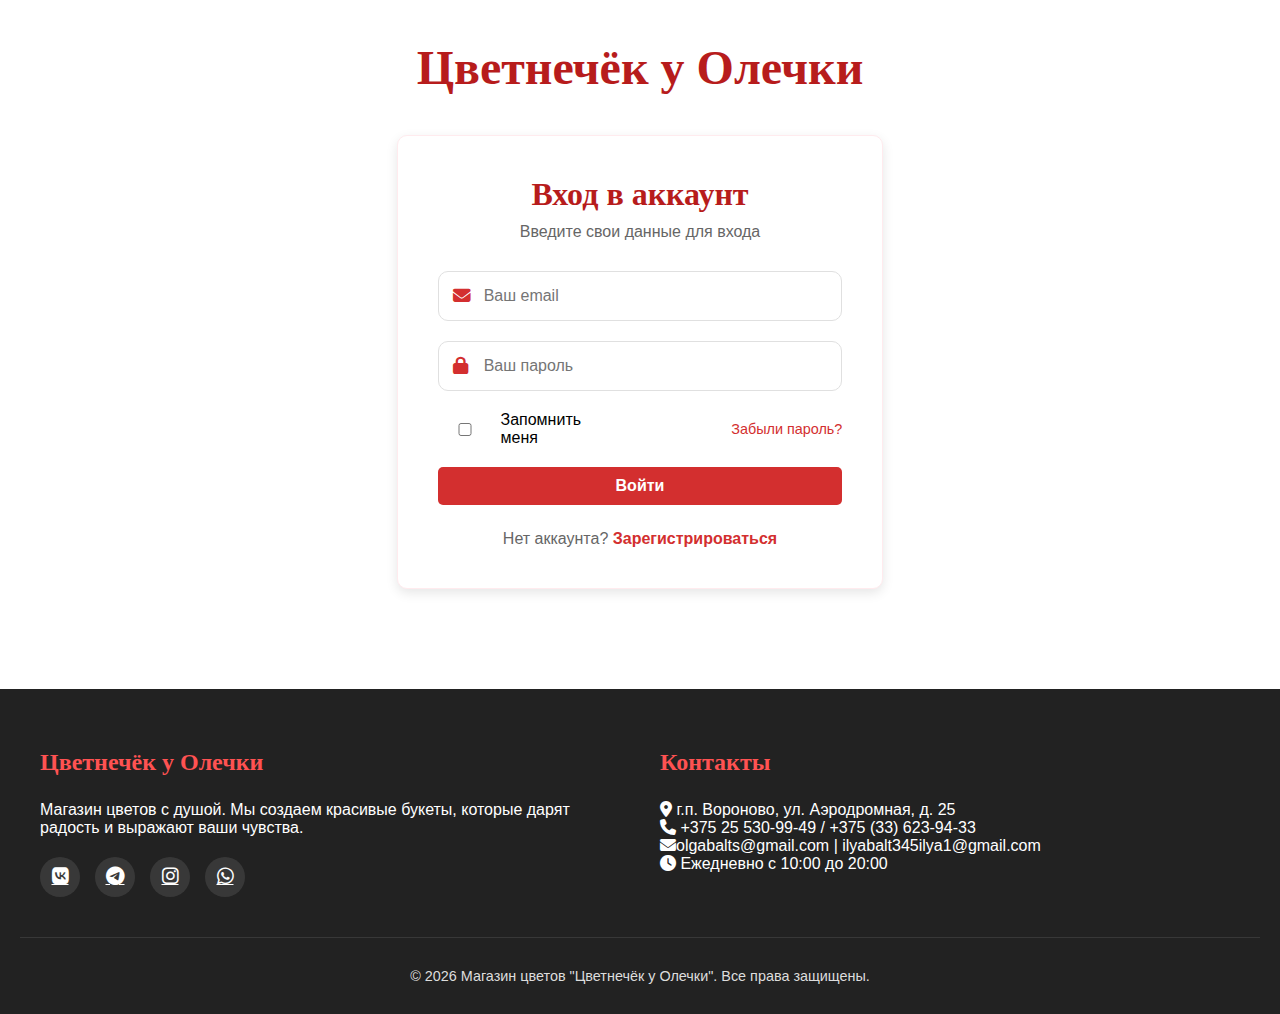
<file: index.html>
<!DOCTYPE html>
<html lang="ru">
<head>
    <meta charset="UTF-8">
    <meta name="viewport" content="width=device-width, initial-scale=1.0">
    <title>Цветнечёк у Олечки | Вход</title>
    <link rel="stylesheet" href="https://cdnjs.cloudflare.com/ajax/libs/font-awesome/6.4.0/css/all.min.css">
    <link rel="stylesheet" href="style.css">
    <style>
        /* Дополнительные стили для страницы входа */
        body {
            background: linear-gradient(rgba(255, 255, 255, 0.125), rgba(255, 255, 255, 0.9)), 
                        url('https://images.unsplash.com/photo-1519378058457-4c29a0a2efac?ixlib=rb-4.0.3&auto=format&fit=crop&w=1920&q=80');
            background-size: cover;
            background-position: center;
            display: flex;
            flex-direction: column;
            min-height: 100vh;
        }
        
        .login-container {
            display: flex;
            justify-content: center;
            align-items: center;
            flex-grow: 1;
            padding: 40px 20px;
        }
        
        .welcome-message {
            text-align: center;
            margin-bottom: 40px;
            padding: 0 20px;
        }
        
        .welcome-title {
            color: var(--dark-red);
            font-size: 3rem;
            margin-bottom: 20px;
            font-family: 'Brush Script MT', cursive;
        }
        
        .welcome-text {
            color: var(--text-gray);
            font-size: 1.2rem;
            max-width: 600px;
            margin: 0 auto;
        }
        
        .form-page {
            display: none;
        }
        
        .form-page.active {
            display: block;
            animation: fadeIn 0.5s ease-out;
        }
        
        @keyframes fadeIn {
            from { opacity: 0; transform: translateY(20px); }
            to { opacity: 1; transform: translateY(0); }
        }
        
        .message {
            padding: 12px;
            border-radius: var(--border-radius);
            margin-bottom: 20px;
            text-align: center;
            display: none;
        }
        
        .message.success {
            background-color: #e8f7ee;
            color: #2d8f58;
            border: 1px solid #b8e6cf;
            display: block;
        }
        
        .message.error {
            background-color: #fdeaea;
            color: #d33c40;
            border: 1px solid #f5c6cb;
            display: block;
        }
        
        .remember-forgot {
            display: flex;
            justify-content: space-between;
            align-items: center;
        }
        
        .remember-me {
            display: flex;
            align-items: center;
            gap: 8px;
        }
        
        .forgot-password {
            color: var(--primary-red);
            text-decoration: none;
            font-size: 0.9rem;
        }
        
        .forgot-password:hover {
            text-decoration: underline;
        }
    </style>
</head>
<body>
    <!-- Главный контейнер -->
    <div class="login-container">
        <div>
            <div class="welcome-message">
                <h1 class="welcome-title">Цветнечёк у Олечки</h1>
            </div>
            
            <div class="form-container">
                <!-- Сообщения -->
                <div id="message" class="message"></div>
                
                <!-- Форма входа -->
                <div id="login-form" class="form-page active">
                    <h2 class="form-title">Вход в аккаунт</h2>
                    <p class="form-subtitle">Введите свои данные для входа</p>
                    
                    <form class="form" id="loginForm">
                        <div class="input-group">
                            <i class="fas fa-envelope"></i>
                            <input type="email" id="login-email" placeholder="Ваш email" required>
                        </div>
                        
                        <div class="input-group">
                            <i class="fas fa-lock"></i>
                            <input type="password" id="login-password" placeholder="Ваш пароль" required>
                        </div>
                        
                        <div class="remember-forgot">
                            <div class="remember-me">
                                <input type="checkbox" id="remember">
                                <label for="remember">Запомнить меня</label>
                            </div>
                            <a href="#" class="forgot-password">Забыли пароль?</a>
                        </div>
                        
                        <button type="submit" class="btn btn-primary">Войти</button>
                        
                       
                    </form>
                    
                    <div class="form-switch">
                        Нет аккаунта? <a id="show-register">Зарегистрироваться</a>
                    </div>
                </div>
                
                <!-- Форма регистрации -->
                <div id="register-form" class="form-page">
                    <h2 class="form-title">Регистрация</h2>
                    <p class="form-subtitle">Создайте новый аккаунт</p>
                    
                    <form class="form" id="registerForm">
                        <div class="input-group">
                            <i class="fas fa-user"></i>
                            <input type="text" id="register-name" placeholder="Ваше имя" required>
                        </div>
                        
                        <div class="input-group">
                            <i class="fas fa-envelope"></i>
                            <input type="email" id="register-email" placeholder="Ваш email" required>
                        </div>
                        
                        <div class="input-group">
                            <i class="fas fa-phone"></i>
                            <input type="tel" id="register-phone" placeholder="Ваш телефон">
                        </div>
                        
                        <div class="input-group">
                            <i class="fas fa-lock"></i>
                            <input type="password" id="register-password" placeholder="Пароль (минимум 6 символов)" required>
                        </div>
                        
                        <div class="input-group">
                            <i class="fas fa-lock"></i>
                            <input type="password" id="register-confirm-password" placeholder="Подтвердите пароль" required>
                        </div>
                        
                        <div class="input-group">
                            <input type="checkbox" id="agree-terms" required>
                            <label for="agree-terms" style="margin-left: 10px; font-size: 0.9rem;">
                                Я соглашаюсь с условиями использования и политикой конфиденциальности
                            </label>
                        </div>
                        
                        <button type="submit" class="btn btn-primary">Зарегистрироваться</button>
                    </form>
                    
                    <div class="form-switch">
                        Уже есть аккаунт? <a id="show-login">Войти</a>
                    </div>
                </div>
            </div>
        </div>
    </div>

    <!-- Футер -->
    <footer class="footer">
        <div class="footer-content">
            <div class="footer-column">
                <h3>Цветнечёк у Олечки</h3>
                <p>Магазин цветов с душой. Мы создаем красивые букеты, которые дарят радость и выражают ваши чувства.</p>
                <div class="social-icons">
                    <a href="#"><i class="fab fa-vk"></i></a>
                    <a href="#"><i class="fab fa-telegram"></i></a>
                    <a href="#"><i class="fab fa-instagram"></i></a>
                    <a href="#"><i class="fab fa-whatsapp"></i></a>
                </div>
            </div>
            
            <div class="footer-column">
                <h3>Контакты</h3>
                <p><i class="fas fa-map-marker-alt"></i> г.п. Вороново, ул. Аэродромная, д. 25</p>
                <p><i class="fas fa-phone"></i> +375 25 530-99-49 / +375 (33) 623-94-33</p>
                <p><i class="fas fa-envelope"></i>olgabalts@gmail.com | ilyabalt345ilya1@gmail.com </p>
                <p><i class="fas fa-clock"></i> Ежедневно с 10:00 до 20:00</p>
            </div>
        </div>
        
        <div class="footer-bottom">
            <p>&copy; 2026 Магазин цветов "Цветнечёк у Олечки". Все права защищены.</p>
        </div>
    </footer>

    <script>
        // Проверяем, авторизован ли пользователь
        if (localStorage.getItem('currentUser')) {
            window.location.href = 'home.html';
        }
        
        // Переключение между формами входа и регистрации
        document.getElementById('show-register').addEventListener('click', function() {
            document.getElementById('login-form').classList.remove('active');
            document.getElementById('register-form').classList.add('active');
            document.getElementById('message').style.display = 'none';
        });
        
        document.getElementById('show-login').addEventListener('click', function() {
            document.getElementById('register-form').classList.remove('active');
            document.getElementById('login-form').classList.add('active');
            document.getElementById('message').style.display = 'none';
        });
        
        // Обработка формы входа
        document.getElementById('loginForm').addEventListener('submit', function(e) {
            e.preventDefault();
            
            const email = document.getElementById('login-email').value;
            const password = document.getElementById('login-password').value;
            const remember = document.getElementById('remember').checked;
            
            // Простая валидация
            if (!email || !password) {
                showMessage('Пожалуйста, заполните все поля', 'error');
                return;
            }
            
            // Проверка на тестовый аккаунт
            if (email === 'demo@example.com' && password === 'demo123') {
                const demoUser = {
                    name: "Демо Пользователь",
                    email: email,
                    phone: "+7 (999) 123-45-67",
                    registrationDate: new Date().toISOString().split('T')[0],
                    isDemo: true
                };
                
                localStorage.setItem('currentUser', JSON.stringify(demoUser));
                showMessage('Вход выполнен успешно! Перенаправляем...', 'success');
                
                setTimeout(() => {
                    window.location.href = 'home.html';
                }, 1000);
                return;
            }
            
            // Проверяем, есть ли такой пользователь в localStorage
            const users = JSON.parse(localStorage.getItem('flowerShopUsers')) || [];
            const user = users.find(u => u.email === email && u.password === password);
            
            if (user) {
                // Не сохраняем пароль в текущем пользователе
                const { password, ...userWithoutPassword } = user;
                localStorage.setItem('currentUser', JSON.stringify(userWithoutPassword));
                
                if (remember) {
                    localStorage.setItem('rememberedEmail', email);
                }
                
                showMessage(`Добро пожаловать, ${user.name}! Перенаправляем...`, 'success');
                
                setTimeout(() => {
                    window.location.href = 'home.html';
                }, 1000);
            } else {
                showMessage('Неверный email или пароль', 'error');
            }
        });
        
        // Обработка формы регистрации
        document.getElementById('registerForm').addEventListener('submit', function(e) {
            e.preventDefault();
            
            const name = document.getElementById('register-name').value;
            const email = document.getElementById('register-email').value;
            const phone = document.getElementById('register-phone').value;
            const password = document.getElementById('register-password').value;
            const confirmPassword = document.getElementById('register-confirm-password').value;
            
            // Валидация
            if (!name || !email || !password || !confirmPassword) {
                showMessage('Пожалуйста, заполните все обязательные поля', 'error');
                return;
            }
            
            if (password !== confirmPassword) {
                showMessage('Пароли не совпадают', 'error');
                return;
            }
            
            if (password.length < 6) {
                showMessage('Пароль должен содержать не менее 6 символов', 'error');
                return;
            }
            
            // Проверяем, не зарегистрирован ли уже такой email
            const users = JSON.parse(localStorage.getItem('flowerShopUsers')) || [];
            const userExists = users.some(user => user.email === email);
            
            if (userExists) {
                showMessage('Пользователь с таким email уже зарегистрирован', 'error');
                return;
            }
            
            // Создаем нового пользователя
            const newUser = {
                id: Date.now(),
                name,
                email,
                phone: phone || '',
                password,
                registrationDate: new Date().toISOString().split('T')[0],
                orders: []
            };
            
            // Сохраняем в localStorage
            users.push(newUser);
            localStorage.setItem('flowerShopUsers', JSON.stringify(users));
            
            // Сохраняем текущего пользователя (без пароля)
            const { password: _, ...userWithoutPassword } = newUser;
            localStorage.setItem('currentUser', JSON.stringify(userWithoutPassword));
            
            showMessage(`Регистрация прошла успешно! Добро пожаловать, ${name}!`, 'success');
            
            // Перенаправляем на главную страницу
            setTimeout(() => {
                window.location.href = 'home.html';
            }, 1500);
        });
        
        // Функция показа сообщений
        function showMessage(text, type) {
            const messageEl = document.getElementById('message');
            messageEl.textContent = text;
            messageEl.className = `message ${type}`;
            messageEl.style.display = 'block';
            
            // Автоматическое скрытие сообщения
            setTimeout(() => {
                messageEl.style.display = 'none';
            }, 5000);
        }
        
        // Заполнение запомненного email
        window.addEventListener('DOMContentLoaded', function() {
            const rememberedEmail = localStorage.getItem('rememberedEmail');
            if (rememberedEmail) {
                document.getElementById('login-email').value = rememberedEmail;
                document.getElementById('remember').checked = true;
            }
        });
    </script>
</body>
</html>
</file>
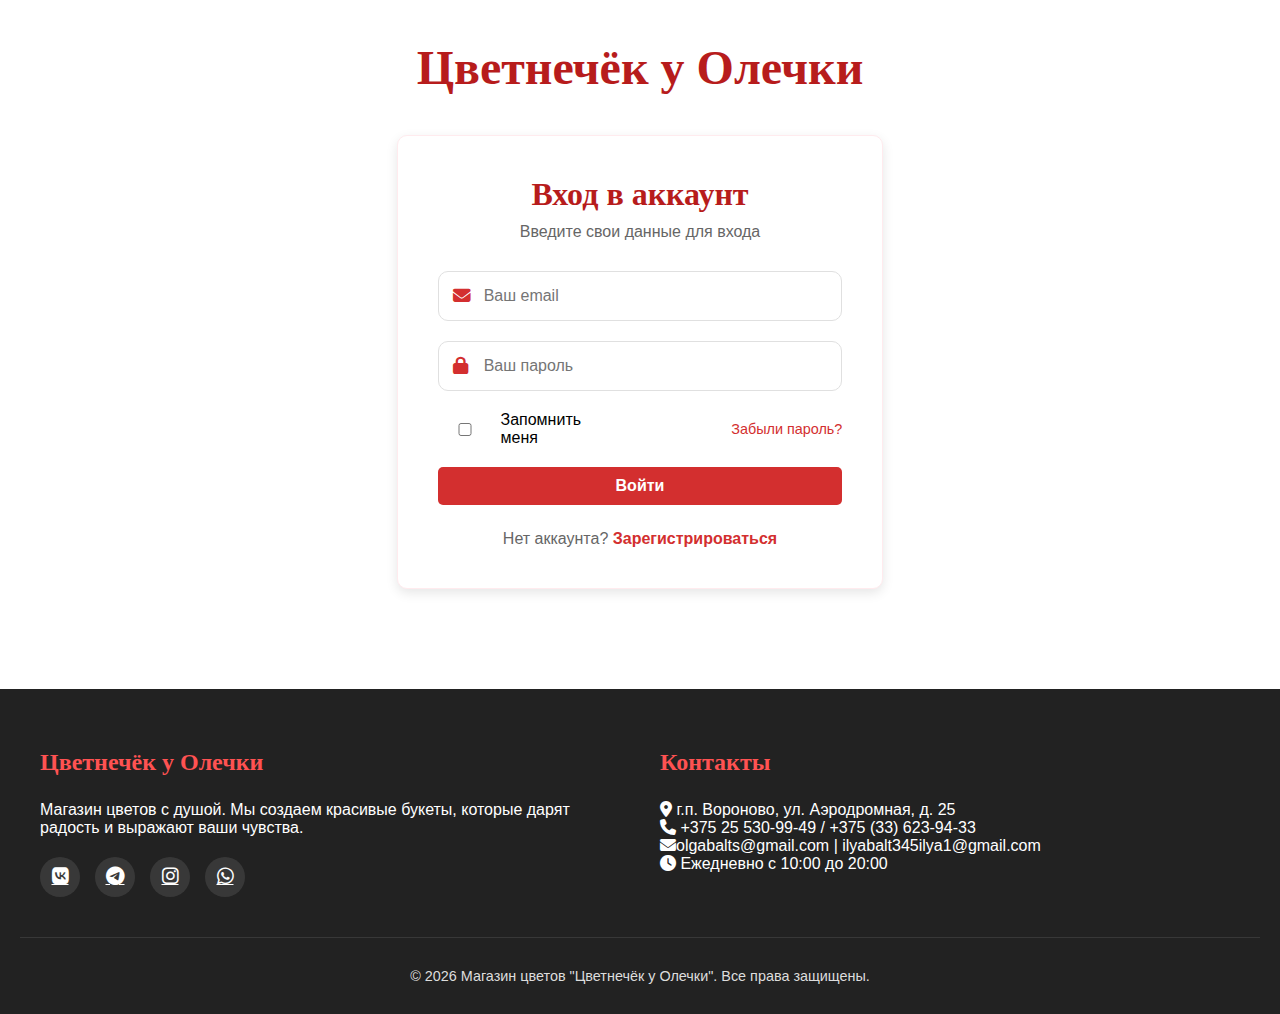
<file: account.html>
<!DOCTYPE html>
<html lang="ru">
<head>
    <meta charset="UTF-8">
    <meta name="viewport" content="width=device-width, initial-scale=1.0">
    <title>Цветнечёк у Олечки | Мой аккаунт</title>
    <link rel="stylesheet" href="https://cdnjs.cloudflare.com/ajax/libs/font-awesome/6.4.0/css/all.min.css">
    <link rel="stylesheet" href="style.css">
    <style>
        /* Стили для страницы аккаунта */
        
        .account-container {
            max-width: 1200px;
            margin: 0 auto;
            padding: 30px 20px;
            display: flex;
            gap: 30px;
        }
        
        /* Боковая панель меню */
        .account-sidebar {
            width: 250px;
            flex-shrink: 0;
            background-color: var(--white);
            border-radius: var(--border-radius);
            padding: 25px;
            box-shadow: 0 5px 15px rgba(0, 0, 0, 0.05);
            height: fit-content;
            border: 1px solid var(--pale-red);
        }
        
        .user-profile {
            text-align: center;
            padding-bottom: 20px;
            margin-bottom: 20px;
            border-bottom: 1px solid var(--pale-red);
        }
        
        .user-avatar {
            width: 100px;
            height: 100px;
            border-radius: 50%;
            background-color: var(--primary-red);
            display: flex;
            align-items: center;
            justify-content: center;
            color: var(--white);
            font-size: 2.5rem;
            margin: 0 auto 15px;
        }
        
        .user-name {
            font-size: 1.3rem;
            color: var(--dark-gray);
            margin-bottom: 5px;
        }
        
        .user-email {
            color: var(--text-gray);
            font-size: 0.9rem;
        }
        
        .account-menu {
            list-style: none;
        }
        
        .account-menu li {
            margin-bottom: 10px;
        }
        
        .account-menu a {
            color: var(--dark-gray);
            text-decoration: none;
            display: block;
            padding: 12px 15px;
            border-radius: var(--border-radius);
            transition: all 0.3s;
        }
        
        .account-menu a:hover {
            background-color: var(--pale-red);
            color: var(--primary-red);
        }
        
        .account-menu a.active {
            background-color: var(--pale-red);
            color: var(--primary-red);
            font-weight: 600;
            border-left: 3px solid var(--primary-red);
        }
        
        /* Основная часть аккаунта */
        .account-content {
            flex: 1;
        }
        
        .account-section {
            background-color: var(--white);
            border-radius: var(--border-radius);
            padding: 30px;
            box-shadow: 0 5px 15px rgba(0, 0, 0, 0.05);
            margin-bottom: 30px;
            border: 1px solid var(--pale-red);
            display: none;
        }
        
        .account-section.active {
            display: block;
            animation: fadeIn 0.5s ease-out;
        }
        
        .section-title {
            color: var(--dark-red);
            font-size: 1.8rem;
            margin-bottom: 25px;
            padding-bottom: 15px;
            border-bottom: 2px solid var(--pale-red);
            font-family: 'Brush Script MT', cursive;
        }
        
        /* Информация о пользователе */
        .user-info-grid {
            display: grid;
            grid-template-columns: repeat(auto-fit, minmax(250px, 1fr));
            gap: 20px;
        }
        
        .info-item {
            margin-bottom: 20px;
        }
        
        .info-label {
            color: var(--text-gray);
            font-size: 0.9rem;
            margin-bottom: 5px;
        }
        
        .info-value {
            font-size: 1.1rem;
            color: var(--dark-gray);
            font-weight: 500;
        }
        
        /* Заказы */
        .orders-list {
            display: flex;
            flex-direction: column;
            gap: 20px;
        }
        
        .order-card {
            border: 1px solid var(--pale-red);
            border-radius: var(--border-radius);
            padding: 20px;
            transition: all 0.3s;
        }
        
        .order-card:hover {
            box-shadow: 0 5px 15px rgba(0, 0, 0, 0.1);
        }
        
        .order-header {
            display: flex;
            justify-content: space-between;
            align-items: center;
            margin-bottom: 15px;
            padding-bottom: 15px;
            border-bottom: 1px solid var(--pale-red);
        }
        
        .order-id {
            font-weight: 600;
            color: var(--dark-gray);
        }
        
        .order-date {
            color: var(--text-gray);
        }
        
        .order-status {
            padding: 5px 15px;
            border-radius: 20px;
            font-size: 0.9rem;
            font-weight: 600;
        }
        
        .status-new {
            background-color: #e3f2fd;
            color: #1976d2;
        }
        
        .status-processing {
            background-color: #fff3e0;
            color: #f57c00;
        }
        
        .status-delivered {
            background-color: #e8f5e9;
            color: #388e3c;
        }
        
        .order-items {
            margin-bottom: 15px;
        }
        
        .order-item {
            display: flex;
            justify-content: space-between;
            padding: 10px 0;
            border-bottom: 1px dashed var(--pale-red);
        }
        
        .order-total {
            text-align: right;
            font-weight: 600;
            font-size: 1.2rem;
            color: var(--primary-red);
        }
        
        /* Бонусы */
        .bonus-card {
            background: linear-gradient(135deg, var(--primary-red), var(--dark-red));
            color: var(--white);
            padding: 30px;
            border-radius: var(--border-radius);
            text-align: center;
            margin-bottom: 30px;
        }
        
        .bonus-amount {
            font-size: 3.5rem;
            font-weight: bold;
            margin-bottom: 10px;
        }
        
        .bonus-info {
            color: rgba(255, 255, 255, 0.9);
            margin-bottom: 20px;
        }
        
        .bonus-history {
            margin-top: 30px;
        }
        
        .history-item {
            display: flex;
            justify-content: space-between;
            padding: 15px 0;
            border-bottom: 1px solid var(--pale-red);
        }
        
        /* Настройки */
        .settings-form {
            max-width: 600px;
        }
        
        .form-row {
            display: flex;
            gap: 20px;
            margin-bottom: 20px;
        }
        
        .form-group {
            flex: 1;
        }
        
        .form-group label {
            display: block;
            margin-bottom: 8px;
            color: var(--dark-gray);
            font-weight: 500;
        }
        
        /* Избранное */
        .favorites-grid {
            display: grid;
            grid-template-columns: repeat(auto-fill, minmax(250px, 1fr));
            gap: 25px;
        }
        
        .favorite-card {
            background-color: var(--white);
            border-radius: var(--border-radius);
            overflow: hidden;
            box-shadow: 0 5px 15px rgba(0, 0, 0, 0.05);
            transition: all 0.3s;
            position: relative;
            border: 1px solid var(--pale-red);
        }
        
        .favorite-card:hover {
            box-shadow: 0 15px 30px rgba(0, 0, 0, 0.1);
        }
        
        .remove-favorite {
            position: absolute;
            top: 10px;
            right: 10px;
            width: 30px;
            height: 30px;
            border-radius: 50%;
            background-color: var(--white);
            border: none;
            color: var(--primary-red);
            cursor: pointer;
            display: flex;
            align-items: center;
            justify-content: center;
            box-shadow: 0 2px 5px rgba(0, 0, 0, 0.2);
            z-index: 1;
        }
        
        .favorite-image {
            height: 180px;
            overflow: hidden;
        }
        
        .favorite-image img {
            width: 100%;
            height: 100%;
            object-fit: cover;
            transition: transform 0.5s;
        }
        
        .favorite-card:hover .favorite-image img {
            transform: scale(1.05);
        }
        
        .favorite-content {
            padding: 20px;
        }
        
        .favorite-title {
            font-size: 1.2rem;
            color: var(--dark-gray);
            margin-bottom: 10px;
        }
        
        .favorite-price {
            color: var(--primary-red);
            font-size: 1.4rem;
            font-weight: bold;
            margin-bottom: 15px;
        }
        
        .no-data {
            text-align: center;
            padding: 50px 20px;
            color: var(--text-gray);
        }
        
        .no-data i {
            font-size: 3rem;
            color: var(--pale-red);
            margin-bottom: 20px;
        }
        
        /* Адаптивность */
        @media (max-width: 992px) {
            .account-container {
                flex-direction: column;
            }
            
            .account-sidebar {
                width: 100%;
            }
            
            .user-info-grid {
                grid-template-columns: 1fr;
            }
            
            .favorites-grid {
                grid-template-columns: repeat(auto-fill, minmax(220px, 1fr));
            }
        }
        
        @media (max-width: 768px) {
            .account-section {
                padding: 20px;
            }
            
            .order-header {
                flex-direction: column;
                align-items: flex-start;
                gap: 10px;
            }
            
            .form-row {
                flex-direction: column;
                gap: 0;
            }
        }
        
        @keyframes fadeIn {
            from { opacity: 0; transform: translateY(20px); }
            to { opacity: 1; transform: translateY(0); }
        }
    </style>
</head>
<body>
    <!-- Проверка авторизации -->
    <script>
        if (!localStorage.getItem('currentUser')) {
            window.location.href = 'index.html';
        }
    </script>
    
    <!-- Шапка сайта -->
<header class="header">
    <div class="header-container">
        <div class="header-main">
            <div class="logo-section">
                <div class="logo-icon-wrapper">
                    <i class="fas fa-spa"></i>
                </div>
                <div class="logo-text">
                    <h1 class="logo-title">Цветничок у Оли</h1>
                    <p class="logo-subtitle">Красивые цветы для вашего настроения</p>
                </div>
            </div>
            
            <div class="header-contacts">
                <div class="contact-item">
                    <i class="fas fa-phone"></i>
                    <div class="contact-info">
                        <span class="contact-number">+375 25 530-99-49</span>
                        <span class="contact-number">+375 33 623-94-33</span>
                    </div>
                </div>
                <div class="contact-item">
                    <i class="fas fa-map-marker-alt"></i>
                    <span class="contact-address">г.п. Вороново, ул. Аэродромная, д. 25</span>
                </div>
            </div>
            
            <div class="header-actions">
                <div class="user-section">
                    <span id="user-greeting"></span>
                    <a href="#" id="logout" class="logout-btn">Выйти</a>
                </div>
                <a href="cart.html" class="cart-button" id="open-cart">
                    <i class="fas fa-shopping-basket"></i>
                    <span class="cart-badge" id="cart-count">0</span>
                </a>
            </div>
        </div>
        
        <nav class="main-nav">
            <a href="home.html" class="nav-link">
                <i class="fas fa-home"></i>
                <span>Главная</span>
            </a>
            <a href="catalog.html" class="nav-link">
                <i class="fas fa-th-large"></i>
                <span>Каталог</span>
            </a>
            <a href="contacts.html" class="nav-link">
                <i class="fas fa-address-book"></i>
                <span>Контакты</span>
            </a>
            <a href="account.html" class="nav-link active">
                <i class="fas fa-user"></i>
                <span>Мой аккаунт</span>
            </a>
                  </a>
  <a href="news.html" class="nav-link">
                <i class="fas fa-newspaper"></i>
                <span>Новости</span>
            </a>
        </nav>
    </div>
</header>
    <!-- Основной контент аккаунта -->
    <div class="account-container">
        <!-- Боковая панель -->
        <aside class="account-sidebar">
            <div class="user-profile">
                <div class="user-avatar" id="user-avatar">
                    <i class="fas fa-user"></i>
                </div>
                <h3 class="user-name" id="user-name">Пользователь</h3>
                <p class="user-email" id="user-email">email@example.com</p>
            </div>
            
            <ul class="account-menu">
                <li><a href="#" class="active" data-section="profile">Мой профиль</a></li>
                <li><a href="#" data-section="orders">Мои заказы</a></li>
                <li><a href="#" data-section="bonuses">Бонусы</a></li>
                <li><a href="#" data-section="favorites">Избранное</a></li>
                <li><a href="#" data-section="settings">Настройки</a></li>
            </ul>
        </aside>
        
        <!-- Основной контент -->
        <main class="account-content">
            <!-- Профиль -->
            <section id="profile-section" class="account-section active">
                <h2 class="section-title">Мой профиль</h2>
                
                <div class="user-info-grid">
                    <div class="info-item">
                        <div class="info-label">Имя</div>
                        <div class="info-value" id="profile-name">Загрузка...</div>
                    </div>
                    
                    <div class="info-item">
                        <div class="info-label">Email</div>
                        <div class="info-value" id="profile-email">Загрузка...</div>
                    </div>
                    
                    <div class="info-item">
                        <div class="info-label">Телефон</div>
                        <div class="info-value" id="profile-phone">Загрузка...</div>
                    </div>
                    
                    <div class="info-item">
                        <div class="info-label">Дата регистрации</div>
                        <div class="info-value" id="profile-registration">Загрузка...</div>
                    </div>
                    
                    <div class="info-item">
                        <div class="info-label">Статус</div>
                        <div class="info-value">
                            <span style="color: var(--primary-red); font-weight: 600;">Постоянный клиент</span>
                        </div>
                    </div>
                    
                    <div class="info-item">
                        <div class="info-label">Скидка</div>
                        <div class="info-value" id="profile-discount">Загрузка...</div>
                    </div>
                </div>
                
                <div style="margin-top: 40px; padding-top: 20px; border-top: 2px solid var(--pale-red);">
                    <h3 style="color: var(--dark-red); margin-bottom: 20px;">Статистика покупок</h3>
                    
                    <div style="display: flex; gap: 30px; flex-wrap: wrap;">
                        <div style="text-align: center;">
                            <div style="font-size: 2.5rem; color: var(--primary-red); font-weight: bold;" id="stats-orders">0</div>
                            <div style="color: var(--text-gray);">Всего заказов</div>
                        </div>
                        
                        <div style="text-align: center;">
                            <div style="font-size: 2.5rem; color: var(--primary-red); font-weight: bold;" id="stats-total">0</div>
                            <div style="color: var(--text-gray);">Общая сумма</div>
                        </div>
                        
                        <div style="text-align: center;">
                            <div style="font-size: 2.5rem; color: var(--primary-red); font-weight: bold;" id="stats-avg">0</div>
                            <div style="color: var(--text-gray);">Средний чек</div>
                        </div>
                    </div>
                </div>
            </section>
            
            <!-- Заказы -->
            <section id="orders-section" class="account-section">
                <h2 class="section-title">Мои заказы</h2>
                
                <div class="orders-list" id="orders-list">
                    <!-- Заказы будут загружены через JavaScript -->
                </div>
                
                <div class="no-data" id="no-orders" style="display: none;">
                    <i class="fas fa-box-open"></i>
                    <h3>У вас еще нет заказов</h3>
                    <p>Совершите свою первую покупку в нашем магазине!</p>
                    <a href="catalog.html" class="btn btn-primary" style="margin-top: 20px;">Перейти в каталог</a>
                </div>
            </section>
            
            <!-- Бонусы -->
            <section id="bonuses-section" class="account-section">
                <h2 class="section-title">Мои бонусы</h2>
                
                <div class="bonus-card">
                    <div class="bonus-amount" id="bonus-amount">0</div>
                    <div class="bonus-info">бонусных баллов доступно</div>
                    <p>1 бонус = 10 копеек. Максимум 3000 бонусов. Начисление: 1 бонус за каждые 2 рубля покупки.</p>
                </div>
                
                <div class="bonus-history">
                    <h3 style="color: var(--dark-red); margin-bottom: 20px;">История начисления бонусов</h3>
                    
                    <div id="bonus-history">
                        <!-- История бонусов будет загружена через JavaScript -->
                    </div>
                    
                    <div class="no-data" id="no-bonus-history" style="display: none;">
                        <i class="fas fa-gift"></i>
                        <p>У вас еще нет истории начисления бонусов</p>
                    </div>
                </div>
            </section>
            
            <!-- Избранное -->
            <section id="favorites-section" class="account-section">
                <h2 class="section-title">Избранное</h2>
                
                <div class="favorites-grid" id="favorites-grid">
                    <!-- Избранные товары будут загружены через JavaScript -->
                </div>
                
                <div class="no-data" id="no-favorites" style="display: none;">
                    <i class="fas fa-heart"></i>
                    <h3>У вас пока нет избранных товаров</h3>
                    <p>Добавляйте товары в избранное, чтобы не потерять их!</p>
                    <a href="catalog.html" class="btn btn-primary" style="margin-top: 20px;">Перейти в каталог</a>
                </div>
            </section>
            
            <!-- Настройки -->
            <section id="settings-section" class="account-section">
                <h2 class="section-title">Настройки аккаунта</h2>
                
                <form class="settings-form" id="settings-form">
                    <div class="form-row">
                        <div class="form-group">
                            <label for="settings-name">Имя</label>
                            <input type="text" id="settings-name" required>
                        </div>
                        
                        <div class="form-group">
                            <label for="settings-phone">Телефон</label>
                            <input type="tel" id="settings-phone">
                        </div>
                    </div>
                    
                    <div class="form-row">
                        <div class="form-group">
                            <label for="settings-email">Email</label>
                            <input type="email" id="settings-email" required>
                        </div>
                        
                        <div class="form-group">
                            <label for="settings-birthday">Дата рождения</label>
                            <input type="date" id="settings-birthday">
                        </div>
                    </div>
                    
                    <div class="form-group">
                        <label for="settings-address">Адрес доставки</label>
                        <textarea id="settings-address" rows="3"></textarea>
                    </div>
                    
                    <h3 style="color: var(--dark-red); margin: 30px 0 20px;">Смена пароля</h3>
                    
                    <div class="form-row">
                        <div class="form-group">
                            <label for="current-password">Текущий пароль</label>
                            <input type="password" id="current-password">
                        </div>
                        
                        <div class="form-group">
                            <label for="new-password">Новый пароль</label>
                            <input type="password" id="new-password">
                        </div>
                    </div>
                    
                    <div class="form-group">
                        <label for="confirm-password">Подтвердите новый пароль</label>
                        <input type="password" id="confirm-password">
                    </div>
                    
                    <div style="margin-top: 30px;">
                        <button type="submit" class="btn btn-primary">Сохранить изменения</button>
                    </div>
                </form>
            </section>
        </main>
    </div>
    
    <!-- Футер -->
    <footer class="footer">
        <div class="footer-content">
            <div class="footer-column">
                <h3>Цветнечёк у Олечки</h3>
                <p>Магазин цветов с душой. Мы создаем красивые букеты, которые дарят радость и выражают ваши чувства.</p>
                <div class="social-icons">
                    <a href="#"><i class="fab fa-vk"></i></a>
                    <a href="#"><i class="fab fa-telegram"></i></a>
                    <a href="#"><i class="fab fa-instagram"></i></a>
                    <a href="#"><i class="fab fa-whatsapp"></i></a>
                </div>
            </div>
            
            <div class="footer-column">
                <h3>Магазин</h3>
                <ul class="footer-links">
                    <li><a href="catalog.html">Каталог букетов</a></li>
                    <li><a href="home.html">Акции и скидки</a></li>
                </ul>
            </div>
            
            <div class="footer-column">
                <h3>Помощь</h3>
                <ul class="footer-links">
                    <li><a href="#">Доставка и оплата</a></li>
                    <li><a href="#">Уход за цветами</a></li>
                    <li><a href="#">Частые вопросы</a></li>
                    <li><a href="contacts.html">Контакты</a></li>
                </ul>
            </div>
            
            <div class="footer-column">
                <h3>Контакты</h3>
                <p><i class="fas fa-map-marker-alt"></i> г.п. Вороново, ул. Аэродромная, д. 25</p>
                <p><i class="fas fa-phone"></i> +375 25 530-99-49 / +375 (33) 623-94-33</p>
                <p><i class="fas fa-envelope"></i> ilyabalt345ilya1@gmail.com / olgabalts@gmail.com</p>
                <p><i class="fas fa-clock"></i> Ежедневно с 10:00 до 20:00</p>
            </div>
        </div>
        
        <div class="footer-bottom">
            <p>&copy; 2026 Магазин цветов "Цветнечёк у Олечки". Все права защищены.</p>
        </div>
    </footer>

    <script>
        // Данные пользователя
        const currentUser = JSON.parse(localStorage.getItem('currentUser'));
        
        // База товаров для избранного - ОБЯЗАТЕЛЬНО СКОПИРУЙТЕ ВЕСЬ МАССИВ СЮДА!
        // Скопируйте весь массив allFlowers из catalog.html
        const allFlowers = [
            // ТОВАР 1
            {
                id: 1,
                name: "Георгины вегетативные низкорослые",
                category: "roses",
                price: 8,
                oldPrice: 12,
                description: "",
                image: "https://i.okcdn.ru/i?r=CFRAm_VFBkioSGBqh1KLntt06MFo4g5uSnK0cvpuqrPJ995xVi3fxSXrV17J_etk9d0segI-1U3enf481quDrAG8n2RMBiefhyQv195j0SSEkZlA_QAAACk",
                additionalImages: [
                    "https://i.okcdn.ru/i?r=CFRAm_VFBkioSGBqh1L-Q6HqbHCWrB7TMQfD4uHb1U9QlM6-gu90yAdFwhFR_Ss2AZr4dlandPb91NdTV7XEdUGwflfxgfq799peuRD-t18gzqvtewAAACkhttps://i.okcdn.ru/i?r=CFRAm_VFBkioSGBqh1L-Q6HqbHCWrB7TMQfD4uHb1U9QlM6-gu90yAdFwhFR_Ss2AZr4dlandPb91NdTV7XEdUGwflfxgfq799peuRD-t18gzqvtewAAACk",
                    "https://i.okcdn.ru/i?r=CFRAm_VFBkioSGBqh1IdniE7GUPPC8HhwHLqxIWeU0FuPGfPZWTZRZ0yxeWE9Y4QyJyIEdLAvDsmmrAjB01wCDVPmzDgxNsQ9OwGoqm2h0LAnWfjdAAAACk",
                    "https://i.okcdn.ru/i?r=CFRAm_VFBkioSGBqh1JNLF-knqUNnWO9cbgYg-MTmloc-tohvgpq_tJQ2LWsHH-CmIR9bn8xQlyUcq7_lh8OvL8AjZhdPiExyXiIeQIsWFNakjm8igAAACk"
                ],
                specifications: {
                    "Тип": "Розы",
                    "Количество в букете": "25 шт",
                    "Длина стебля": "50-60 см",
                    "Цвет": "Красный",
                    "Страна происхождения": "Эквадор",
                    "Срок доставки": "1-2 дня",
                    "Упаковка": "Пленка и лента",
                    "Срок стояния": "7-10 дней"
                },
                badge: "ХИТ",
                popular: true
            },
            // ТОВАР 2
            {
                id: 2, 
                name: "Бальзамин новогвинейский", 
                category: "roses", 
                price: 9, 
                oldPrice: 15, 
                description: "Декоративный бальзамин с яркими цветами",
                image: "https://i.okcdn.ru/i?r=CFRAm_VFBkioSGBqh1IKUtFwKHEdY8wagSMfym_uNdySumU0muPNNzMA_YkvAJr0qZWh0LUrQHkkrKLFoR_NKBNgH88vL7jCk33EPsT0KoYMXUWEAgAAACk",
                additionalImages: [
                    "https://i.okcdn.ru/i?r=CFRAm_VFBkioSGBqh1JR8mnSjEMpnXylkk4uJj1sN_jEGADWqd1Jl2-M3TtHHQ3EYsVNLHp4wMgFpHdCSw_g_O4UshglpBoFAp2-QQQyGX90OfsnLwAAACk",
                    "https://i.okcdn.ru/i?r=CFRAm_VFBkioSGBqh1JFW310ObGGf8gyBPGQ_U3ISh1IU7evfYRZEWSD2V0UII4lVgj0Utmo1NvY8WAfYlmtr4nRmZCAtcA8jkpRnwvnJAbVYtunIgAAACk",
                    "https://i.okcdn.ru/i?r=CFRAm_VFBkioSGBqh1Ld2F_13Pu-czK4jYqGZ10_jor_I1LBiv8nrltmLded4rXREZSWCzcyBu3PCZXxMP8PUbxFHyMU-bbSGAWVUT9rHQFXKmBZUQAAACk"
                ],
                badge: "ХИТ", 
                popular: true,
                specifications: {
                    "Тип": "Бальзамин",
                    "Длина стебля": "5-6 см",
                    "Цвет": "Разный",
                    "Страна происхождения": "Эквадор",
                    "Срок доставки": "1-2 дня",
                    "Срок стояния": "7-10 дней"
                }
            },
            // ТОВАР 3
            {
                id: 3, 
                name: "Бегонии", 
                category: "roses", 
                price: 6, 
                oldPrice: 10, 
                description: "",
                image: "https://i.okcdn.ru/i?r=CFxAm_VFBkioSGBqh1LamAAOc8pbUTclt-RyglJI6NK9iz8eUjTKfFt-d3OFUsyZsqltUpmMLTCX19JX_Uh8fEGjMNCf3zMd-p_D-QeyziEhVmlGoAgunXwsIg68AAAAKQ",
                additionalImages: [
                    "",
                    "",
                    ""
                ],
                badge: "", 
                popular: true,
                specifications: {
                    "Тип": "Бегония",
                    "Длина стебля": "1-7 см",
                    "Цвет": "Разный",
                    "Страна происхождения": "Эквадор",
                    "Срок доставки": "1-2 дня",
                    "Срок стояния": "7-10 дней"
                }
            },
            // ДОБАВЬТЕ ВСЕ ОСТАЛЬНЫЕ ТОВАРЫ ЗДЕСЬ
        ];
        
        // Инициализация
        document.addEventListener('DOMContentLoaded', function() {
            // Загружаем данные пользователя
            loadUserData();
            
            // Переключение между разделами
            document.querySelectorAll('.account-menu a').forEach(link => {
                link.addEventListener('click', function(e) {
                    e.preventDefault();
                    
                    // Убираем активный класс у всех ссылок
                    document.querySelectorAll('.account-menu a').forEach(item => {
                        item.classList.remove('active');
                    });
                    
                    // Добавляем активный класс текущей ссылке
                    this.classList.add('active');
                    
                    // Скрываем все разделы
                    document.querySelectorAll('.account-section').forEach(section => {
                        section.classList.remove('active');
                    });
                    
                    // Показываем выбранный раздел
                    const sectionId = this.getAttribute('data-section') + '-section';
                    document.getElementById(sectionId).classList.add('active');
                });
            });
            
            // Выход из аккаунта
            document.getElementById('logout').addEventListener('click', function(e) {
                e.preventDefault();
                localStorage.removeItem('currentUser');
                window.location.href = 'index.html';
            });
            
            // Обновление данных профиля
            document.getElementById('settings-form').addEventListener('submit', function(e) {
                e.preventDefault();
                
                const name = document.getElementById('settings-name').value;
                const email = document.getElementById('settings-email').value;
                const phone = document.getElementById('settings-phone').value;
                const address = document.getElementById('settings-address').value;
                const currentPassword = document.getElementById('current-password').value;
                const newPassword = document.getElementById('new-password').value;
                const confirmPassword = document.getElementById('confirm-password').value;
                
                // Обновляем данные пользователя в localStorage
                const users = JSON.parse(localStorage.getItem('flowerShopUsers')) || [];
                const userIndex = users.findIndex(u => u.email === currentUser.email);
                
                if (userIndex !== -1) {
                    // Обновляем основные данные
                    users[userIndex].name = name;
                    users[userIndex].email = email;
                    users[userIndex].phone = phone;
                    users[userIndex].address = address;
                    
                    // Если меняем пароль
                    if (currentPassword && newPassword && confirmPassword) {
                        if (users[userIndex].password === currentPassword) {
                            if (newPassword === confirmPassword) {
                                users[userIndex].password = newPassword;
                                alert('Пароль успешно изменен!');
                            } else {
                                alert('Новый пароль и подтверждение не совпадают');
                                return;
                            }
                        } else {
                            alert('Текущий пароль неверен');
                            return;
                        }
                    }
                    
                    localStorage.setItem('flowerShopUsers', JSON.stringify(users));
                    
                    // Обновляем текущего пользователя
                    const updatedUser = {
                        ...currentUser,
                        name,
                        email,
                        phone,
                        address
                    };
                    localStorage.setItem('currentUser', JSON.stringify(updatedUser));
                    
                    // Обновляем отображение
                    loadUserData();
                    
                    alert('Данные успешно сохранены!');
                }
            });
        });
        
        // Загрузка данных пользователя
        function loadUserData() {
            if (!currentUser) return;
            
            // Загружаем полные данные пользователя
            const users = JSON.parse(localStorage.getItem('flowerShopUsers')) || [];
            const userData = users.find(u => u.email === currentUser.email);
            
            if (userData) {
                // Профиль
                document.getElementById('user-name').textContent = userData.name;
                document.getElementById('user-email').textContent = userData.email;
                document.getElementById('user-greeting').textContent = `Привет, ${userData.name}!`;
                
                // Инициалы для аватара
                const initials = userData.name.split(' ').map(n => n[0]).join('').toUpperCase();
                document.getElementById('user-avatar').innerHTML = initials || '<i class="fas fa-user"></i>';
                
                // Информация в профиле
                document.getElementById('profile-name').textContent = userData.name;
                document.getElementById('profile-email').textContent = userData.email;
                document.getElementById('profile-phone').textContent = userData.phone || 'Не указан';
                document.getElementById('profile-registration').textContent = userData.registrationDate ? new Date(userData.registrationDate).toLocaleDateString('ru-RU') : 'Неизвестно';
                
                // Статистика
                const orders = userData.orders || [];
                const totalOrders = orders.length;
                const totalAmount = orders.reduce((sum, order) => sum + order.total, 0);
                const avgOrder = totalOrders > 0 ? Math.round(totalAmount / totalOrders) : 0;
                
                document.getElementById('stats-orders').textContent = totalOrders;
                document.getElementById('stats-total').textContent = `${totalAmount} руб.`;
                document.getElementById('stats-avg').textContent = `${avgOrder} руб.`;
                document.getElementById('profile-discount').textContent = totalOrders >= 5 ? '10%' : '5%';
                
                // Заказы
                loadOrders(orders);
                
                // Бонусы
                loadBonuses(userData);
                
                // Избранное
                const favorites = userData.favorites || [];
                loadFavorites(favorites);
                
                // Настройки
                document.getElementById('settings-name').value = userData.name;
                document.getElementById('settings-email').value = userData.email;
                document.getElementById('settings-phone').value = userData.phone || '';
                document.getElementById('settings-address').value = userData.address || '';
            }
        }
        
        // Загрузка заказов
        function loadOrders(orders) {
            const ordersList = document.getElementById('orders-list');
            const noOrders = document.getElementById('no-orders');
            
            if (orders.length === 0) {
                ordersList.style.display = 'none';
                noOrders.style.display = 'block';
                return;
            }
            
            ordersList.style.display = 'flex';
            noOrders.style.display = 'none';
            ordersList.innerHTML = '';
            
            // Сортируем заказы по дате (новые сначала)
            orders.sort((a, b) => new Date(b.date) - new Date(a.date));
            
            orders.forEach(order => {
                const orderCard = document.createElement('div');
                orderCard.className = 'order-card';
                
                // Определяем статус
                let statusClass = 'status-new';
                let statusText = 'новый';
                
                if (order.status === 'processing') {
                    statusClass = 'status-processing';
                    statusText = 'в обработке';
                } else if (order.status === 'delivered') {
                    statusClass = 'status-delivered';
                    statusText = 'доставлен';
                }
                
                // Форматируем дату
                const orderDate = new Date(order.date);
                const formattedDate = orderDate.toLocaleDateString('ru-RU', {
                    day: 'numeric',
                    month: 'long',
                    year: 'numeric'
                });
                
                orderCard.innerHTML = `
                    <div class="order-header">
                        <div>
                            <div class="order-id">Заказ #${order.id.toString().slice(-6)}</div>
                            <div class="order-date">${formattedDate}</div>
                        </div>
                        <div class="order-status ${statusClass}">${statusText}</div>
                    </div>
                    
                    <div class="order-items">
                        ${order.items ? order.items.map(item => `
                            <div class="order-item">
                                <span>${item.name} × ${item.quantity}</span>
                                <span>${item.price * item.quantity} руб.</span>
                            </div>
                        `).join('') : ''}
                    </div>
                    
                    <div class="order-total">
                        Итого: ${order.total} руб.
                    </div>
                `;
                
                ordersList.appendChild(orderCard);
            });
        }
        
        // Система бонусов: 1 бонус за каждые 2 рубля, максимум 3000 бонусов
        function calculateBonuses(totalAmount) {
            // 1 бонус = 2 рубля, округляем вниз
            let bonuses = Math.floor(totalAmount / 2);
            
            // Максимум 3000 бонусов
            bonuses = Math.min(bonuses, 3000);
            
            return bonuses;
        }
        
        // Загрузка бонусов
        function loadBonuses(userData) {
            const orders = userData.orders || [];
            const totalAmount = orders.reduce((sum, order) => sum + order.total, 0);
            
            // Рассчитываем бонусы
            const earnedBonuses = calculateBonuses(totalAmount);
            const usedBonuses = userData.usedBonuses || 0;
            const currentBonuses = Math.max(0, earnedBonuses - usedBonuses);
            
            // Отображаем бонусы
            document.getElementById('bonus-amount').textContent = currentBonuses;
            
            // Загружаем историю бонусов
            loadBonusHistory(orders, userData);
        }
        
        // Загрузка истории бонусов
        function loadBonusHistory(orders, userData) {
            const bonusHistory = document.getElementById('bonus-history');
            const noBonusHistory = document.getElementById('no-bonus-history');
            
            if (orders.length === 0 && (!userData.bonusHistory || userData.bonusHistory.length === 0)) {
                bonusHistory.style.display = 'none';
                noBonusHistory.style.display = 'block';
                return;
            }
            
            bonusHistory.style.display = 'block';
            noBonusHistory.style.display = 'none';
            bonusHistory.innerHTML = '';
            
            // Показываем историю из заказов
            orders.forEach(order => {
                const orderBonuses = calculateBonuses(order.total);
                
                const historyItem = document.createElement('div');
                historyItem.className = 'history-item';
                
                // Форматируем дату
                const orderDate = new Date(order.date);
                const formattedDate = orderDate.toLocaleDateString('ru-RU');
                
                historyItem.innerHTML = `
                    <div>
                        <div style="font-weight: 500;">Заказ #${order.id.toString().slice(-6)}</div>
                        <div style="color: var(--text-gray); font-size: 0.9rem;">${formattedDate}</div>
                    </div>
                    <div style="color: #4CAF50; font-weight: 600;">+${orderBonuses} бонусов</div>
                `;
                
                bonusHistory.appendChild(historyItem);
            });
            
            // Показываем историю списания бонусов
            if (userData.bonusHistory) {
                userData.bonusHistory.forEach(history => {
                    if (history.type === 'spent') {
                        const historyItem = document.createElement('div');
                        historyItem.className = 'history-item';
                        
                        historyItem.innerHTML = `
                            <div>
                                <div style="font-weight: 500;">${history.description}</div>
                                <div style="color: var(--text-gray); font-size: 0.9rem;">${history.date}</div>
                            </div>
                            <div style="color: #f44336; font-weight: 600;">-${history.amount} бонусов</div>
                        `;
                        
                        bonusHistory.appendChild(historyItem);
                    }
                });
            }
        }
        
        // ЗАГРУЗКА ИЗБРАННОГО - ОСНОВНАЯ ФУНКЦИЯ
        function loadFavorites(favoriteIds) {
            const favoritesGrid = document.getElementById('favorites-grid');
            const noFavorites = document.getElementById('no-favorites');
            
            if (!favoriteIds || favoriteIds.length === 0) {
                favoritesGrid.style.display = 'none';
                noFavorites.style.display = 'block';
                return;
            }
            
            favoritesGrid.style.display = 'grid';
            noFavorites.style.display = 'none';
            favoritesGrid.innerHTML = '';
            
            // Фильтруем товары по ID из избранного
            const favoriteProducts = allFlowers.filter(product => 
                favoriteIds.includes(product.id)
            );
            
            if (favoriteProducts.length === 0) {
                favoritesGrid.style.display = 'none';
                noFavorites.style.display = 'block';
                return;
            }
            
            favoriteProducts.forEach(product => {
                const favoriteCard = document.createElement('div');
                favoriteCard.className = 'favorite-card';
                
                favoriteCard.innerHTML = `
                    <button class="remove-favorite" onclick="removeFromFavorites(${product.id})">
                        <i class="fas fa-times"></i>
                    </button>
                    <div class="favorite-image">
                        <img src="${product.image}" alt="${product.name}">
                    </div>
                    <div class="favorite-content">
                        <h3 class="favorite-title">${product.name}</h3>
                        <div class="favorite-price">${product.price} руб.</div>
                        <div class="product-actions" style="display: flex; gap: 10px;">
                            <button class="btn btn-primary btn-small" onclick="addToCartFromFavorites(${product.id})">В корзину</button>
                            <button class="btn-outline" onclick="viewProduct(${product.id})">Подробнее</button>
                        </div>
                    </div>
                `;
                
                favoritesGrid.appendChild(favoriteCard);
            });
        }
        
        // Функция для просмотра товара из избранного
        window.viewProduct = function(productId) {
            window.location.href = `product-details.html?id=${productId}`;
        };
        
        // Функция для добавления в корзину из избранного
        window.addToCartFromFavorites = function(productId) {
            addToCart(productId);
            
            // Показываем уведомление
            const product = allFlowers.find(p => p.id === productId);
            if (product) {
                showNotification(`"${product.name}" добавлен в корзину!`);
            }
        };
        
        // Удаление из избранного
        window.removeFromFavorites = function(productId) {
            if (confirm('Удалить товар из избранного?')) {
                const currentUser = JSON.parse(localStorage.getItem('currentUser'));
                const users = JSON.parse(localStorage.getItem('flowerShopUsers')) || [];
                const userIndex = users.findIndex(u => u.email === currentUser.email);
                
                if (userIndex !== -1) {
                    if (!users[userIndex].favorites) {
                        users[userIndex].favorites = [];
                    }
                    
                    users[userIndex].favorites = users[userIndex].favorites.filter(id => id !== productId);
                    localStorage.setItem('flowerShopUsers', JSON.stringify(users));
                    
                    // Обновляем отображение
                    const updatedFavorites = users[userIndex].favorites;
                    loadFavorites(updatedFavorites);
                    
                    // Показываем уведомление
                    showNotification('Товар удален из избранного');
                }
            }
        };
        
        // Функция добавления в корзину
        function addToCart(productId) {
            const product = allFlowers.find(p => p.id === productId);
            
            if (!product) return;
            
            let cart = JSON.parse(localStorage.getItem('flowerCart')) || [];
            
            // Проверяем, есть ли товар уже в корзине
            const existingItem = cart.find(item => item.id === productId);
            
            if (existingItem) {
                existingItem.quantity += 1;
            } else {
                cart.push({
                    id: product.id,
                    name: product.name,
                    price: product.price,
                    image: product.image,
                    quantity: 1
                });
            }
            
            // Сохраняем в localStorage
            localStorage.setItem('flowerCart', JSON.stringify(cart));
            
            // Обновляем счетчик корзины
            updateCartCount();
        }
        
        // Функция для отображения уведомлений
        function showNotification(message) {
            // Создаем элемент уведомления
            let notification = document.getElementById('notification');
            if (!notification) {
                notification = document.createElement('div');
                notification.id = 'notification';
                notification.style.cssText = `
                    position: fixed;
                    top: 20px;
                    right: 20px;
                    background-color: var(--primary-red);
                    color: white;
                    padding: 15px 25px;
                    border-radius: var(--border-radius);
                    z-index: 10000;
                    box-shadow: 0 5px 15px rgba(0,0,0,0.2);
                    display: none;
                    transition: all 0.3s;
                `;
                document.body.appendChild(notification);
            }
            
            notification.textContent = message;
            notification.style.display = 'block';
            
            setTimeout(() => {
                notification.style.display = 'none';
            }, 3000);
        }
        
        // Обновление счетчика корзины
        function updateCartCount() {
            const cart = JSON.parse(localStorage.getItem('flowerCart')) || [];
            const totalItems = cart.reduce((sum, item) => sum + item.quantity, 0);
            document.getElementById('cart-count').textContent = totalItems;
        }
        
        // Инициализация счетчика корзины
        updateCartCount();
    </script>
</body>
</html>
</file>
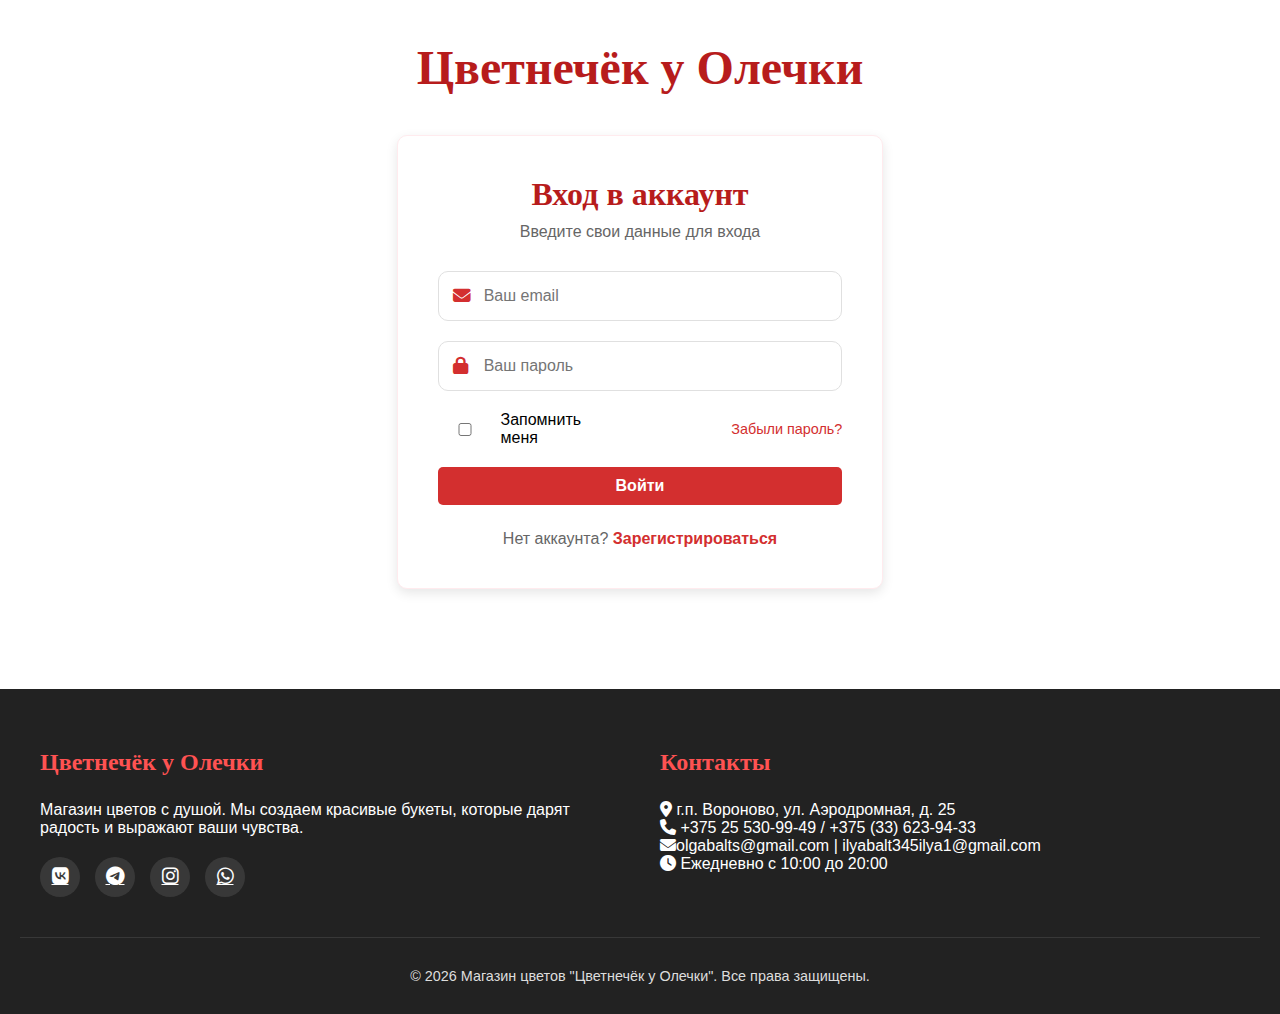
<file: cart.html>
<!DOCTYPE html>
<html lang="ru">
<head>
    <meta charset="UTF-8">
    <meta name="viewport" content="width=device-width, initial-scale=1.0">
    <title>Цветничок у Оли | Корзина</title>
    <link rel="stylesheet" href="https://cdnjs.cloudflare.com/ajax/libs/font-awesome/6.4.0/css/all.min.css">
    <link rel="stylesheet" href="style.css">
    <style>
        .cart-page {
            max-width: 1200px;
            margin: 0 auto;
            padding: 40px 20px;
        }
        
        .cart-header {
            margin-bottom: 40px;
            text-align: center;
        }
        
        .cart-header h1 {
            color: var(--dark-red);
            font-size: 2.5rem;
            margin-bottom: 10px;
            font-family: 'Brush Script MT', cursive;
        }
        
        .cart-content {
            display: grid;
            grid-template-columns: 2fr 1fr;
            gap: 40px;
            margin-bottom: 60px;
        }
        
        @media (max-width: 768px) {
            .cart-content {
                grid-template-columns: 1fr;
            }
        }
        
        .cart-items {
            background-color: var(--white);
            border-radius: var(--border-radius);
            box-shadow: var(--shadow);
            padding: 30px;
        }
        
        .cart-item {
            display: flex;
            gap: 20px;
            padding: 20px 0;
            border-bottom: 1px solid #eee;
        }
        
        .cart-item:last-child {
            border-bottom: none;
        }
        
        .cart-item-image {
            width: 120px;
            height: 120px;
            border-radius: 10px;
            overflow: hidden;
            flex-shrink: 0;
        }
        
        .cart-item-image img {
            width: 100%;
            height: 100%;
            object-fit: cover;
        }
        
        .cart-item-details {
            flex: 1;
        }
        
        .cart-item-title {
            font-size: 1.2rem;
            color: var(--dark-gray);
            margin-bottom: 10px;
            font-weight: 600;
        }
        
        .cart-item-price {
            color: var(--primary-red);
            font-weight: 600;
            margin-bottom: 15px;
        }
        
        .cart-item-actions {
            display: flex;
            align-items: center;
            gap: 10px;
        }
        
        .quantity-btn {
            width: 30px;
            height: 30px;
            border: 1px solid #ddd;
            background-color: white;
            border-radius: 5px;
            cursor: pointer;
            display: flex;
            align-items: center;
            justify-content: center;
        }
        
        .quantity-btn:hover {
            background-color: #f5f5f5;
        }
        
        .quantity {
            padding: 0 10px;
            font-weight: 600;
        }
        
        .remove-item {
            background-color: #ffebee;
            color: var(--primary-red);
            border: none;
            padding: 5px 15px;
            border-radius: 5px;
            cursor: pointer;
            margin-left: 20px;
        }
        
        .remove-item:hover {
            background-color: #ffcdd2;
        }
        
        .cart-summary-card {
            background-color: var(--white);
            border-radius: var(--border-radius);
            box-shadow: var(--shadow);
            padding: 30px;
            height: fit-content;
        }
        
        .cart-summary-card h2 {
            color: var(--dark-gray);
            margin-bottom: 20px;
            padding-bottom: 10px;
            border-bottom: 1px solid #eee;
        }
        
        .summary-row {
            display: flex;
            justify-content: space-between;
            margin-bottom: 15px;
        }
        
        .summary-row.total {
            font-size: 1.2rem;
            font-weight: 600;
            color: var(--primary-red);
            border-top: 1px solid #eee;
            padding-top: 15px;
            margin-top: 15px;
        }
        
        .checkout-btn {
            background-color: var(--primary-red);
            color: white;
            border: none;
            padding: 15px;
            border-radius: 5px;
            width: 100%;
            cursor: pointer;
            font-weight: 600;
            font-size: 1.1rem;
            margin-top: 20px;
            transition: background-color 0.3s;
        }
        
        .checkout-btn:hover {
            background-color: var(--dark-red);
        }
        
        .checkout-btn:disabled {
            background-color: #ccc;
            cursor: not-allowed;
        }
        
        .cart-empty {
            text-align: center;
            padding: 60px 20px;
        }
        
        .cart-empty i {
            font-size: 5rem;
            color: var(--primary-red);
            margin-bottom: 20px;
        }
        
        .cart-empty h2 {
            color: var(--dark-gray);
            margin-bottom: 15px;
        }
        
        .cart-empty p {
            color: var(--text-gray);
            margin-bottom: 30px;
        }
        
        .continue-shopping {
            display: inline-block;
            background-color: var(--primary-red);
            color: white;
            text-decoration: none;
            padding: 12px 30px;
            border-radius: 5px;
            font-weight: 600;
            transition: background-color 0.3s;
        }
        
        .continue-shopping:hover {
            background-color: var(--dark-red);
        }
        
        /* Стили для модальных окон */
        .modal {
            position: fixed;
            top: 0;
            left: 0;
            width: 100%;
            height: 100%;
            background-color: rgba(0, 0, 0, 0.5);
            z-index: 1000;
            display: none;
            align-items: center;
            justify-content: center;
        }

        .modal-content {
            background-color: white;
            border-radius: 10px;
            max-width: 500px;
            width: 90%;
            max-height: 80vh;
            overflow-y: auto;
            box-shadow: 0 5px 20px rgba(0, 0, 0, 0.2);
        }

        .modal-header {
            padding: 20px;
            border-bottom: 1px solid #eee;
            display: flex;
            justify-content: space-between;
            align-items: center;
        }

        .modal-header h2 {
            margin: 0;
            color: var(--dark-red);
        }

        .close-modal {
            font-size: 24px;
            cursor: pointer;
            color: #999;
        }

        .close-modal:hover {
            color: var(--primary-red);
        }

        .modal-body {
            padding: 20px;
        }

        .modal-footer {
            padding: 20px;
            border-top: 1px solid #eee;
            display: flex;
            justify-content: flex-end;
            gap: 10px;
        }

        .btn {
            padding: 10px 20px;
            border: none;
            border-radius: 5px;
            cursor: pointer;
            font-weight: 600;
        }

        .btn-primary {
            background-color: var(--primary-red);
            color: white;
        }

        .btn-primary:hover {
            background-color: var(--dark-red);
        }

        .btn-secondary {
            background-color: #f5f5f5;
            color: #333;
        }

        .btn-secondary:hover {
            background-color: #e0e0e0;
        }

        .payment-options {
            display: flex;
            flex-direction: column;
            gap: 15px;
        }

        .payment-option {
            border: 2px solid #eee;
            border-radius: 10px;
            padding: 20px;
            cursor: pointer;
            transition: all 0.3s;
        }

        .payment-option:hover {
            border-color: var(--primary-red);
            background-color: #fff5f5;
        }

        .payment-option i {
            font-size: 2rem;
            color: var(--primary-red);
            margin-bottom: 10px;
        }

        .payment-option h3 {
            margin: 0 0 10px 0;
            color: var(--dark-gray);
        }

        .payment-option p {
            margin: 0;
            color: var(--text-gray);
        }

        .bonus-info {
            margin-top: 10px;
            padding: 10px;
            background-color: #fff5f5;
            border-radius: 5px;
            font-size: 0.9em;
        }

        .delivery-options {
            display: flex;
            flex-direction: column;
            gap: 15px;
        }

        .delivery-option {
            border: 2px solid #eee;
            border-radius: 10px;
            padding: 20px;
            cursor: pointer;
            transition: all 0.3s;
            display: flex;
            align-items: center;
            gap: 15px;
        }

        .delivery-option:hover {
            border-color: var(--primary-red);
            background-color: #fff5f5;
        }

        .delivery-option i {
            font-size: 2rem;
            color: var(--primary-red);
        }

        .delivery-option h3 {
            margin: 0 0 5px 0;
            color: var(--dark-gray);
        }

        .delivery-option p {
            margin: 0;
            color: var(--text-gray);
            font-size: 0.9em;
        }

        .order-summary {
            background-color: #f9f9f9;
            padding: 15px;
            border-radius: 5px;
            margin: 15px 0;
        }

        .order-summary p {
            margin: 5px 0;
        }
        
        /* Кнопка быстрой техподдержки */
        .support-button {
            position: fixed;
            bottom: 20px;
            right: 20px;
            width: 60px;
            height: 60px;
            background: linear-gradient(135deg, var(--primary-red), var(--dark-red));
            border-radius: 50%;
            display: flex;
            align-items: center;
            justify-content: center;
            color: white;
            font-size: 24px;
            cursor: pointer;
            box-shadow: 0 4px 15px rgba(0, 0, 0, 0.2);
            z-index: 999;
            transition: all 0.3s;
        }
        
        .support-button:hover {
            transform: scale(1.1);
            box-shadow: 0 6px 20px rgba(0, 0, 0, 0.3);
        }
        
        .support-button.active {
            width: 260px;
            border-radius: 30px;
            justify-content: flex-start;
            padding-left: 20px;
        }
        
        .support-text {
            display: none;
            margin-left: 10px;
            font-size: 14px;
            font-weight: 600;
            white-space: nowrap;
        }
        
        .support-button.active .support-text {
            display: inline-block;
        }
        
        /* Меню техподдержки */
        .support-menu {
            position: fixed;
            bottom: 90px;
            right: 20px;
            background: white;
            border-radius: 10px;
            box-shadow: 0 5px 20px rgba(0, 0, 0, 0.2);
            width: 250px;
            z-index: 998;
            display: none;
            overflow: hidden;
        }
        
        .support-menu.active {
            display: block;
            animation: slideUp 0.3s ease-out;
        }
        
        @keyframes slideUp {
            from {
                opacity: 0;
                transform: translateY(20px);
            }
            to {
                opacity: 1;
                transform: translateY(0);
            }
        }
        
        .support-header {
            background: linear-gradient(135deg, var(--primary-red), var(--dark-red));
            color: white;
            padding: 15px;
            text-align: center;
        }
        
        .support-header h3 {
            margin: 0;
            font-size: 16px;
        }
        
        .support-items {
            padding: 10px 0;
        }
        
        .support-item {
            display: flex;
            align-items: center;
            padding: 12px 20px;
            cursor: pointer;
            transition: background-color 0.2s;
        }
        
        .support-item:hover {
            background-color: #f5f5f5;
        }
        
        .support-item i {
            width: 24px;
            color: var(--primary-red);
            margin-right: 10px;
        }
        
        .support-item span {
            font-size: 14px;
        }
        
        .support-divider {
            height: 1px;
            background-color: #eee;
            margin: 5px 0;
        }
    </style>
</head>
<body>
    <!-- Проверка авторизации -->
    <script>
        if (!localStorage.getItem('currentUser')) {
            window.location.href = 'index.html';
        }
    </script>
    
    <!-- Шапка сайта -->
<header class="header">
    <div class="header-container">
        <div class="header-main">
            <div class="logo-section">
                <div class="logo-icon-wrapper">
                    <i class="fas fa-spa"></i>
                </div>
                <div class="logo-text">
                    <h1 class="logo-title">Цветничок у Оли</h1>
                    <p class="logo-subtitle">Красивые цветы для вашего настроения</p>
                </div>
            </div>
            
            <div class="header-contacts">
                <div class="contact-item">
                    <i class="fas fa-phone"></i>
                    <div class="contact-info">
                        <span class="contact-number">+375 25 530-99-49</span>
                        <span class="contact-number">+375 33 623-94-33</span>
                    </div>
                </div>
                <div class="contact-item">
                    <i class="fas fa-map-marker-alt"></i>
                    <span class="contact-address">г.п. Вороново, ул. Аэродромная, д. 25</span>
                </div>
            </div>
            
            <div class="header-actions">
                <div class="user-section">
                    <span id="user-greeting"></span>
                    <a href="#" id="logout" class="logout-btn">Выйти</a>
                </div>
                <a href="cart.html" class="cart-button" id="open-cart">
                    <i class="fas fa-shopping-basket"></i>
                    <span class="cart-badge" id="cart-count">0</span>
                </a>
            </div>
        </div>
        
        <nav class="main-nav">
            <a href="home.html" class="nav-link active">
                <i class="fas fa-home"></i>
                <span>Главная</span>
            </a>
            <a href="catalog.html" class="nav-link">
                <i class="fas fa-th-large"></i>
                <span>Каталог</span>
            </a>
            <a href="contacts.html" class="nav-link">
                <i class="fas fa-address-book"></i>
                <span>Контакты</span>
            </a>
            <a href="account.html" class="nav-link">
                <i class="fas fa-user"></i>
                <span>Мой аккаунт</span>
            </a>
            <a href="news.html" class="nav-link">
                <i class="fas fa-newspaper"></i>
                <span>Новости</span>
            </a>
        </nav>
    </div>
</header>
    
    <!-- Контент страницы корзины -->
    <div class="cart-page">
        <div class="cart-header">
            <h1>Ваша корзина</h1>
            <p>Проверьте товары перед оформлением заказа</p>
        </div>
        
        <div class="cart-content">
            <div class="cart-items" id="cart-content">
                <!-- Содержимое корзины будет загружено через JS -->
            </div>
            
            <div class="cart-summary-card">
                <h2>Итог заказа</h2>
                <div class="summary-row">
                    <span>Товары:</span>
                    <span id="items-total">0 руб.</span>
                </div>
                <div class="summary-row">
                    <span>Доставка:</span>
                    <span id="delivery-cost">Бесплатно</span>
                </div>
                <div class="summary-row total">
                    <span>Итого:</span>
                    <span id="cart-total">0 руб.</span>
                </div>
                <button class="checkout-btn" id="checkout-btn" disabled>Оформить заказ</button>
                <p style="text-align: center; margin-top: 15px; color: var(--text-gray); font-size: 0.9rem;">
                    Нажимая кнопку, вы соглашаетесь с условиями обработки персональных данных
                </p>
            </div>
        </div>
        
        <div style="text-align: center;">
            <a href="catalog.html" class="continue-shopping">Продолжить покупки</a>
        </div>
    </div>
    
    <!-- Футер -->
    <footer class="footer">
        <div class="footer-content">
            <div class="footer-column">
                <h3>Цветничок у Оли</h3>
                <p>Магазин цветов с душой. Мы создаем красивые букеты, которые дарят радость и выражают ваши чувства.</p>
                <div class="social-icons">
                    <a href="#"><i class="fab fa-vk"></i></a>
                    <a href="#"><i class="fab fa-telegram"></i></a>
                    <a href="#"><i class="fab fa-instagram"></i></a>
                    <a href="#"><i class="fab fa-whatsapp"></i></a>
                </div>
            </div>
            
            <div class="footer-column">
                <h3>Магазин</h3>
                <ul class="footer-links">
                    <li><a href="catalog.html">Каталог букетов</a></li>
                    <li><a href="home.html#promotions">Акции и скидки</a></li>
                </ul>
            </div>
            
            <div class="footer-column">
                <h3>Помощь</h3>
                <ul class="footer-links">
                    <li><a href="#">Доставка и оплата</a></li>
                    <li><a href="#">Уход за цветами</a></li>
                    <li><a href="#">Частые вопросы</a></li>
                    <li><a href="contacts.html">Контакты</a></li>
                </ul>
            </div>
            
            <div class="footer-column">
                <h3>Контакты</h3>
                <p><i class="fas fa-map-marker-alt"></i> г.п. Вороново, ул. Аэродромная, д. 25</p>
                <p><i class="fas fa-phone"></i> +375 25 530-99-49 / +375 33 623-94-33</p>
                <p><i class="fas fa-envelope"></i> olgabalts@gmail.com / ilyabalt345ilya1@gmail.com</p>
                <p><i class="fas fa-clock"></i> Ежедневно с 10:00 до 20:00</p>
            </div>
        </div>
        
        <div class="footer-bottom">
            <p>&copy; 2026 Магазин цветов "Цветничок у Оли". Все права защищены.</p>
        </div>
    </footer>

    <!-- Кнопка быстрой техподдержки -->
    <div class="support-button" id="support-button">
        <i class="fas fa-headset"></i>
        <span class="support-text">Техподдержка</span>
    </div>
    
    <!-- Меню техподдержки -->
    <div class="support-menu" id="support-menu">
        <div class="support-header">
            <h3>Служба поддержки</h3>
        </div>
        <div class="support-items">
            <div class="support-item" onclick="openSupport('whatsapp')">
                <i class="fab fa-whatsapp"></i>
                <span>WhatsApp: +375 25 530-99-49</span>
            </div>
            <div class="support-divider"></div>
            <div class="support-item" onclick="openSupport('telegram')">
                <i class="fab fa-telegram"></i>
                <span>Telegram: +375 33 623-94-33</span>
            </div>
            <div class="support-divider"></div>
            <div class="support-item" onclick="openSupport('phone')">
                <i class="fas fa-phone"></i>
                <span>Позвонить</span>
            </div>
            <div class="support-divider"></div>
            <div class="support-item" onclick="openSupport('email')">
                <i class="fas fa-envelope"></i>
                <span>Написать на почту</span>
            </div>
            <div class="support-divider"></div>
            <div class="support-item" onclick="openSupport('faq')">
                <i class="fas fa-question-circle"></i>
                <span>Частые вопросы</span>
            </div>
        </div>
    </div>

    <!-- Модальные окна -->
    <!-- Модальное окно выбора способа оплаты -->
    <div id="payment-modal" class="modal">
        <div class="modal-content">
            <div class="modal-header">
                <h2>Выберите способ оплаты</h2>
                <span class="close-modal" onclick="closePaymentModal()">&times;</span>
            </div>
            <div class="modal-body">
                <div class="payment-options">
                    <div class="payment-option" onclick="selectPayment('money')">
                        <i class="fas fa-money-bill-wave"></i>
                        <h3>Деньгами</h3>
                        <p>Оплата наличными или картой при получении</p>
                    </div>
                    <div class="payment-option" onclick="selectPayment('bonuses')">
                        <i class="fas fa-gift"></i>
                        <h3>Бонусами</h3>
                        <p>Оплата бонусными баллами</p>
                        <div class="bonus-info">
                            Доступно: <span id="available-bonuses">0</span> бонусов<br>
                            1 бонус = 0.1 рубля
                        </div>
                    </div>
                </div>
            </div>
        </div>
    </div>

    <!-- Модальное окно недостатка бонусов -->
    <div id="insufficient-bonuses-modal" class="modal">
        <div class="modal-content">
            <div class="modal-header">
                <h2>Недостаточно бонусов</h2>
            </div>
            <div class="modal-body">
                <p>У вас недостаточно бонусов для полной оплаты заказа.</p>
                <p>Хотите оплатить часть суммы бонусами?</p>
                <div class="order-summary">
                    <p>Сумма заказа: <span id="order-total-sum">0</span> руб.</p>
                    <p>Ваши бонусы: <span id="user-bonuses">0</span> (эквивалент <span id="bonus-equivalent">0</span> руб.)</p>
                    <p>Недостающая сумма: <span id="remaining-amount">0</span> руб.</p>
                </div>
            </div>
            <div class="modal-footer">
                <button class="btn btn-secondary" onclick="cancelBonusPayment()">Нет, оплатить деньгами</button>
                <button class="btn btn-primary" onclick="partialBonusPayment()">Да, оплатить часть бонусами</button>
            </div>
        </div>
    </div>

    <!-- Модальное окно выбора доставки -->
    <div id="delivery-modal" class="modal">
        <div class="modal-content">
            <div class="modal-header">
                <h2>Выберите способ получения</h2>
            </div>
            <div class="modal-body">
                <p id="delivery-message">Как вы хотите получить заказ?</p>
                <div class="delivery-options">
                    <div class="delivery-option" onclick="selectDelivery('pickup')">
                        <i class="fas fa-store"></i>
                        <div>
                            <h3>Самовывоз</h3>
                            <p>г.п. Вороново, ул. Аэродромная, д. 25</p>
                        </div>
                    </div>
                    <div class="delivery-option" onclick="selectDelivery('delivery')">
                        <i class="fas fa-truck"></i>
                        <div>
                            <h3>Доставка</h3>
                            <p>Курьерская доставка по адресу</p>
                        </div>
                    </div>
                </div>
            </div>
        </div>
    </div>

    <!-- Модальное окно для указания даты самовывоза -->
    <div id="pickup-date-modal" class="modal">
        <div class="modal-content">
            <div class="modal-header">
                <h2>Укажите дату самовывоза</h2>
            </div>
            <div class="modal-body">
                <p>Пожалуйста, укажите дату, когда вы планируете забрать заказ:</p>
                <input type="date" id="pickup-date" min="" style="width: 100%; padding: 10px; margin: 15px 0; border: 1px solid #ddd; border-radius: 5px;">
                <p style="font-size: 0.9em; color: #666;">Обратите внимание: заказ будет готов к выдаче через 2 часа после оформления.</p>
            </div>
            <div class="modal-footer">
                <button class="btn btn-secondary" onclick="closePickupDateModal()">Отмена</button>
                <button class="btn btn-primary" onclick="confirmPickupDate()">Подтвердить</button>
            </div>
        </div>
    </div>

    <!-- Модальное окно для ввода адреса доставки -->
    <div id="address-modal" class="modal">
        <div class="modal-content">
            <div class="modal-header">
                <h2>Укажите адрес доставки</h2>
            </div>
            <div class="modal-body">
                <p>Пожалуйста, укажите адрес доставки:</p>
                <textarea id="delivery-address" rows="4" placeholder="Введите полный адрес доставки..." style="width: 100%; padding: 10px; margin: 15px 0; border: 1px solid #ddd; border-radius: 5px;"></textarea>
                <p style="font-size: 0.9em; color: #666;">Или добавьте адрес в настройках вашего аккаунта</p>
            </div>
            <div class="modal-footer">
                <button class="btn btn-secondary" onclick="cancelAddress()">Отмена</button>
                <button class="btn btn-primary" onclick="confirmAddress()">Подтвердить адрес</button>
            </div>
        </div>
    </div>

    <script>
        // Данные пользователя
        const currentUser = JSON.parse(localStorage.getItem('currentUser'));
        
        // Корзина
        let cart = JSON.parse(localStorage.getItem('flowerCart')) || [];
        
        // Инициализация
        document.addEventListener('DOMContentLoaded', function() {
            // Отображаем информацию о пользователе
            if (currentUser) {
                document.getElementById('user-greeting').textContent = `Привет, ${currentUser.name}!`;
            }
            
            // Обновляем корзину
            updateCartCount();
            renderCart();
            
            // Выход из аккаунта
            document.getElementById('logout').addEventListener('click', function(e) {
                e.preventDefault();
                localStorage.removeItem('currentUser');
                window.location.href = 'index.html';
            });
            
            // Оформление заказа
            document.getElementById('checkout-btn').addEventListener('click', function() {
                if (cart.length > 0) {
                    // Сохраняем данные заказа для использования в модальных окнах
                    window.orderData = {
                        items: [...cart],
                        total: cart.reduce((sum, item) => sum + (item.price * item.quantity), 0)
                    };
                    
                    // Показываем модальное окно выбора способа оплаты
                    showPaymentModal();
                }
            });
            
            // Инициализация даты для календаря
            const today = new Date().toISOString().split('T')[0];
            document.getElementById('pickup-date').min = today;
            
            // Тестовые данные для отладки
            setupTestBonuses();
            
            // Инициализация кнопки техподдержки
            initSupportButton();
        });
        
        // Инициализация кнопки техподдержки
        function initSupportButton() {
            const supportButton = document.getElementById('support-button');
            const supportMenu = document.getElementById('support-menu');
            
            // Открытие/закрытие меню техподдержки
            supportButton.addEventListener('click', function(e) {
                e.stopPropagation();
                this.classList.toggle('active');
                supportMenu.classList.toggle('active');
            });
            
            // Закрытие меню при клике вне его
            document.addEventListener('click', function(e) {
                if (!supportMenu.contains(e.target) && !supportButton.contains(e.target)) {
                    supportButton.classList.remove('active');
                    supportMenu.classList.remove('active');
                }
            });
        }
        
        // Открытие техподдержки
        function openSupport(type) {
            let link = '';
            
            switch(type) {
                case 'whatsapp':
                    link = 'https://wa.me/375255309949?text=Здравствуйте!%20У%20меня%20вопрос%20по%20заказу%20в%20магазине%20"Цветничок%20у%20Оли"';
                    window.open(link, '_blank');
                    break;
                    
                case 'telegram':
                    link = 'https://t.me/+375336239433';
                    window.open(link, '_blank');
                    break;
                    
                case 'phone':
                    link = 'tel:+375255309949';
                    window.location.href = link;
                    break;
                    
                case 'email':
                    link = 'mailto:olgabalts@gmail.com?subject=Вопрос%20по%20заказу&body=Здравствуйте!%20У%20меня%20вопрос%20по%20заказу...';
                    window.location.href = link;
                    break;
                    
                case 'faq':
                    alert('Раздел "Частые вопросы" скоро появится на сайте!');
                    break;
            }
            
            // Закрываем меню после выбора
            document.getElementById('support-button').classList.remove('active');
            document.getElementById('support-menu').classList.remove('active');
        }
        
        // Функция для создания тестовых данных бонусов (если их нет)
        function setupTestBonuses() {
            const users = JSON.parse(localStorage.getItem('flowerShopUsers')) || [];
            
            if (currentUser && users.length > 0) {
                const userIndex = users.findIndex(u => u.email === currentUser.email);
                
                if (userIndex !== -1) {
                    // Если у пользователя нет бонусов, добавляем тестовые 3000
                    if (users[userIndex].totalBonuses === undefined || users[userIndex].totalBonuses === null) {
                        users[userIndex].totalBonuses = 3000;
                        localStorage.setItem('flowerShopUsers', JSON.stringify(users));
                        console.log("Добавлены тестовые бонусы: 3000");
                    }
                    
                    // Также проверяем и добавляем в другие возможные поля
                    if (users[userIndex].bonuses === undefined) {
                        users[userIndex].bonuses = 3000;
                    }
                    
                    localStorage.setItem('flowerShopUsers', JSON.stringify(users));
                }
            }
        }
        
        // Обновление счетчика корзины
        function updateCartCount() {
            const totalItems = cart.reduce((sum, item) => sum + item.quantity, 0);
            document.getElementById('cart-count').textContent = totalItems;
        }
        
        // Рендер корзины
        function renderCart() {
            const cartContent = document.getElementById('cart-content');
            const cartTotal = document.getElementById('cart-total');
            const itemsTotal = document.getElementById('items-total');
            const checkoutBtn = document.getElementById('checkout-btn');
            
            if (cart.length === 0) {
                cartContent.innerHTML = `
                    <div class="cart-empty">
                        <i class="fas fa-shopping-basket"></i>
                        <h2>Корзина пуста</h2>
                        <p>Добавьте товары из каталога</p>
                        <a href="catalog.html" class="continue-shopping">Перейти в каталог</a>
                    </div>
                `;
                cartTotal.textContent = '0 руб.';
                itemsTotal.textContent = '0 руб.';
                checkoutBtn.disabled = true;
                return;
            }
            
            let cartHTML = '';
            let totalPrice = 0;
            
            cart.forEach(item => {
                const itemTotal = item.price * item.quantity;
                totalPrice += itemTotal;
                
                cartHTML += `
                    <div class="cart-item">
                        <div class="cart-item-image">
                            <img src="${item.image}" alt="${item.name}">
                        </div>
                        <div class="cart-item-details">
                            <div class="cart-item-title">${item.name}</div>
                            <div class="cart-item-price">${item.price} руб. × ${item.quantity} = ${itemTotal} руб.</div>
                            <div class="cart-item-actions">
                                <button class="quantity-btn" onclick="updateCartQuantity(${item.id}, -1)">-</button>
                                <span class="quantity">${item.quantity}</span>
                                <button class="quantity-btn" onclick="updateCartQuantity(${item.id}, 1)">+</button>
                                <button class="remove-item" onclick="removeFromCart(${item.id})">Удалить</button>
                            </div>
                        </div>
                    </div>
                `;
            });
            
            cartContent.innerHTML = cartHTML;
            cartTotal.textContent = `${totalPrice} руб.`;
            itemsTotal.textContent = `${totalPrice} руб.`;
            checkoutBtn.disabled = false;
        }
        
        // Обновление количества товара в корзине
        function updateCartQuantity(productId, change) {
            const item = cart.find(item => item.id === productId);
            
            if (item) {
                item.quantity += change;
                
                if (item.quantity <= 0) {
                    cart = cart.filter(item => item.id !== productId);
                }
                
                localStorage.setItem('flowerCart', JSON.stringify(cart));
                updateCartCount();
                renderCart();
            }
        }
        
        // Удаление товара из корзины
        function removeFromCart(productId) {
            cart = cart.filter(item => item.id !== productId);
            localStorage.setItem('flowerCart', JSON.stringify(cart));
            updateCartCount();
            renderCart();
        }
        
        // Получить бонусы пользователя - УПРОЩЕННАЯ ВЕРСИЯ
        function getUserBonuses() {
            const currentUser = JSON.parse(localStorage.getItem('currentUser'));
            if (!currentUser) return 0;
            
            const users = JSON.parse(localStorage.getItem('flowerShopUsers')) || [];
            const userData = users.find(u => u.email === currentUser.email);
            
            if (!userData) return 0;
            
            // Пробуем найти бонусы в любом поле
            const bonusFields = ['totalBonuses', 'bonuses', 'bonusPoints', 'bonus', 'points'];
            
            for (let field of bonusFields) {
                if (userData[field] !== undefined && userData[field] !== null) {
                    console.log(`Нашли бонусы в поле "${field}":`, userData[field]);
                    return parseInt(userData[field]) || 0;
                }
            }
            
            // Если ничего не нашли, возвращаем 3000 для тестирования
            console.log("Бонусы не найдены, используем тестовые 3000");
            return 3000;
        }
        
        // Проверить адрес пользователя
        function getUserAddress() {
            const currentUser = JSON.parse(localStorage.getItem('currentUser'));
            if (!currentUser) return null;
            
            const users = JSON.parse(localStorage.getItem('flowerShopUsers')) || [];
            const userData = users.find(u => u.email === currentUser.email);
            
            if (!userData) return null;
            
            return userData.address || null;
        }
        
        // Показать модальное окно выбора оплаты
        function showPaymentModal() {
            // Получаем бонусы пользователя
            const availableBonuses = getUserBonuses();
            
            console.log("Показываем бонусы в модальном окне:", availableBonuses);
            
            // Обновляем информацию о бонусах (ИЗМЕНЕНИЕ: 1 бонус = 0.1 рубля)
            document.getElementById('available-bonuses').textContent = availableBonuses;
            
            const paymentModal = document.getElementById('payment-modal');
            paymentModal.style.display = 'flex';
        }
        
        // Закрыть модальное окно оплаты
        function closePaymentModal() {
            document.getElementById('payment-modal').style.display = 'none';
        }
        
        // Выбор способа оплаты
        function selectPayment(method) {
            closePaymentModal();
            
            if (method === 'money') {
                // Оплата деньгами - показываем выбор доставки
                window.orderData.paymentMethod = 'money';
                showDeliveryModal();
            } else if (method === 'bonuses') {
                // Оплата бонусами - проверяем хватает ли
                window.orderData.paymentMethod = 'bonuses';
                checkBonusAvailability();
            }
        }
        
        // Проверить доступность бонусов (ИЗМЕНЕНИЕ: 1 бонус = 0.1 рубля)
        function checkBonusAvailability() {
            const availableBonuses = getUserBonuses();
            const bonusValue = availableBonuses * 0.1; // ИЗМЕНЕНИЕ: 1 бонус = 0.1 рубля
            const orderTotal = window.orderData.total;
            
            console.log("Проверка бонусов:", {
                availableBonuses,
                bonusValue,
                orderTotal,
                хватает: bonusValue >= orderTotal
            });
            
            if (bonusValue >= orderTotal) {
                // Хватает бонусов - показываем выбор доставки
                showDeliveryModal();
            } else {
                // Не хватает бонусов - показываем окно с выбором
                showInsufficientBonusesModal(availableBonuses, bonusValue, orderTotal);
            }
        }
        
        // Показать окно недостатка бонусов (ИЗМЕНЕНИЕ: 1 бонус = 0.1 рубля)
        function showInsufficientBonusesModal(availableBonuses, bonusValue, orderTotal) {
            document.getElementById('user-bonuses').textContent = availableBonuses;
            document.getElementById('bonus-equivalent').textContent = bonusValue.toFixed(2);
            document.getElementById('order-total-sum').textContent = orderTotal;
            document.getElementById('remaining-amount').textContent = (orderTotal - bonusValue).toFixed(2);
            
            document.getElementById('insufficient-bonuses-modal').style.display = 'flex';
        }
        
        // Отмена оплаты бонусами
        function cancelBonusPayment() {
            document.getElementById('insufficient-bonuses-modal').style.display = 'none';
            // Переключаем на оплату деньгами
            window.orderData.paymentMethod = 'money';
            showDeliveryModal();
        }
        
        // Частичная оплата бонусами
        function partialBonusPayment() {
            document.getElementById('insufficient-bonuses-modal').style.display = 'none';
            // Сохраняем информацию о частичной оплате бонусами
            window.orderData.paymentMethod = 'partial_bonuses';
            showDeliveryModal();
        }
        
        // Показать окно выбора доставки
        function showDeliveryModal() {
            // Получаем адрес пользователя
            const userAddress = getUserAddress();
            
            // Обновляем сообщение в зависимости от наличия адреса
            const deliveryMessage = document.getElementById('delivery-message');
            if (userAddress) {
                deliveryMessage.textContent = `У вас указан адрес: ${userAddress}. Хотите использовать его для доставки или забрать самовывозом?`;
            } else {
                deliveryMessage.textContent = 'Как вы хотите получить заказ?';
            }
            
            document.getElementById('delivery-modal').style.display = 'flex';
        }
        
        // Выбор способа доставки
        function selectDelivery(method) {
            document.getElementById('delivery-modal').style.display = 'none';
            
            if (method === 'pickup') {
                // Самовывоз - запрашиваем дату
                window.orderData.deliveryMethod = 'pickup';
                showPickupDateModal();
            } else if (method === 'delivery') {
                // Доставка - проверяем есть ли адрес
                window.orderData.deliveryMethod = 'delivery';
                const userAddress = getUserAddress();
                
                if (userAddress) {
                    // Используем сохраненный адрес
                    window.orderData.deliveryAddress = userAddress;
                    sendOrderToEmail();
                } else {
                    // Запрашиваем новый адрес
                    showAddressModal();
                }
            }
        }
        
        // Показать окно выбора даты самовывоза
        function showPickupDateModal() {
            // Устанавливаем дату по умолчанию (завтра)
            const defaultDate = new Date();
            defaultDate.setDate(defaultDate.getDate() + 1);
            document.getElementById('pickup-date').value = defaultDate.toISOString().split('T')[0];
            
            document.getElementById('pickup-date-modal').style.display = 'flex';
        }
        
        // Закрыть окно даты самовывоза
        function closePickupDateModal() {
            document.getElementById('pickup-date-modal').style.display = 'none';
            // Возвращаемся к выбору доставки
            setTimeout(() => showDeliveryModal(), 300);
        }
        
        // Подтвердить дату самовывоза
        function confirmPickupDate() {
            const pickupDate = document.getElementById('pickup-date').value;
            if (!pickupDate) {
                alert('Пожалуйста, выберите дату');
                return;
            }
            
            window.orderData.pickupDate = pickupDate;
            window.orderData.deliveryAddress = 'Самовывоз';
            
            closePickupDateModal();
            sendOrderToEmail();
        }
        
        // Показать окно ввода адреса
        function showAddressModal() {
            // Если у пользователя есть адрес, показываем его в поле ввода
            const userAddress = getUserAddress();
            const addressInput = document.getElementById('delivery-address');
            
            if (userAddress) {
                addressInput.value = userAddress;
            } else {
                addressInput.value = '';
            }
            
            document.getElementById('address-modal').style.display = 'flex';
        }
        
        // Отмена ввода адреса
        function cancelAddress() {
            document.getElementById('address-modal').style.display = 'none';
            // Возвращаемся к выбору доставки
            setTimeout(() => showDeliveryModal(), 300);
        }
        
        // Подтвердить адрес
        function confirmAddress() {
            const address = document.getElementById('delivery-address').value.trim();
            if (!address) {
                alert('Пожалуйста, введите адрес доставки');
                return;
            }
            
            window.orderData.deliveryAddress = address;
            
            // Сохраняем адрес в аккаунте пользователя
            const currentUser = JSON.parse(localStorage.getItem('currentUser'));
            const users = JSON.parse(localStorage.getItem('flowerShopUsers')) || [];
            const userIndex = users.findIndex(u => u.email === currentUser.email);
            
            if (userIndex !== -1) {
                users[userIndex].address = address;
                localStorage.setItem('flowerShopUsers', JSON.stringify(users));
            }
            
            document.getElementById('address-modal').style.display = 'none';
            sendOrderToEmail();
        }
        
        // Отправить заказ на почту (ИЗМЕНЕНИЕ: 1 бонус = 0.1 рубля)
        function sendOrderToEmail() {
            const currentUser = JSON.parse(localStorage.getItem('currentUser'));
            
            // Подготовка данных для письма
            const order = window.orderData;
            const usedBonuses = calculateUsedBonuses(order);
            const bonusValue = usedBonuses * 0.1; // ИЗМЕНЕНИЕ: 1 бонус = 0.1 рубля
            
            const orderDetails = `
ИНФОРМАЦИЯ О ЗАКАЗЕ:

ПОЛЬЗОВАТЕЛЬ:
- Имя: ${currentUser.name}
- Email: ${currentUser.email}
- Телефон: ${currentUser.phone || 'Не указан'}

ТОВАРЫ:
${order.items.map(item => `- ${item.name} (${item.quantity} шт.) - ${item.price} руб./шт. = ${item.price * item.quantity} руб.`).join('\n')}

СУММА ЗАКАЗА:
- Общая сумма: ${order.total} руб.
- Способ оплаты: ${getPaymentMethodText(order.paymentMethod)}
- Использовано бонусов: ${usedBonuses} (${bonusValue} руб.)

ДОСТАВКА:
- Способ получения: ${order.deliveryMethod === 'pickup' ? 'Самовывоз' : 'Доставка'}
${order.deliveryMethod === 'pickup' ? `- Дата самовывоза: ${order.pickupDate}` : `- Адрес доставки: ${order.deliveryAddress}`}
${order.deliveryMethod === 'pickup' ? 'ВАЖНО: САМОВЫВОС - НАПИШИТЕ ДАТУ КОГДА ЗАБЕРЁТЕ ЗАКАЗ' : ''}

Дата оформления заказа: ${new Date().toLocaleString('ru-RU')}
            `;
            
            // Формируем ссылку для отправки на почту
            const email = 'ilyabalt345ilya1@gmail.com';
            const subject = `Новый заказ от ${currentUser.name}`;
            const body = encodeURIComponent(orderDetails);
            
            const mailtoLink = `mailto:${email}?subject=${encodeURIComponent(subject)}&body=${body}`;
            
            // Открываем почтовый клиент
            window.location.href = mailtoLink;
            
            // После отправки очищаем корзину
            setTimeout(() => {
                completeOrder();
            }, 1000);
        }
        
        // Получить текст метода оплаты
        function getPaymentMethodText(method) {
            switch(method) {
                case 'money': return 'Деньгами (полная оплата)';
                case 'bonuses': return 'Полностью бонусами';
                case 'partial_bonuses': return 'Частично бонусами + деньгами';
                default: return 'Не указан';
            }
        }
        
        // Рассчитать использованные бонусы (ИЗМЕНЕНИЕ: 1 бонус = 0.1 рубля)
        function calculateUsedBonuses(order) {
            const availableBonuses = getUserBonuses();
            
            if (order.paymentMethod === 'bonuses') {
                // Полная оплата бонусами
                return Math.min(availableBonuses, Math.ceil(order.total / 0.1));
            } else if (order.paymentMethod === 'partial_bonuses') {
                // Частичная оплата бонусами (используем все доступные)
                return availableBonuses;
            }
            
            return 0;
        }
        
        // Завершить заказ
        function completeOrder() {
            const currentUser = JSON.parse(localStorage.getItem('currentUser'));
            const users = JSON.parse(localStorage.getItem('flowerShopUsers')) || [];
            const userIndex = users.findIndex(u => u.email === currentUser.email);
            
            if (userIndex !== -1) {
                // Вычитаем использованные бонусы
                const usedBonuses = calculateUsedBonuses(window.orderData);
                if (usedBonuses > 0) {
                    users[userIndex].totalBonuses = Math.max(0, (users[userIndex].totalBonuses || 0) - usedBonuses);
                    
                    // Добавляем в историю списания
                    if (!users[userIndex].bonusHistory) {
                        users[userIndex].bonusHistory = [];
                    }
                    users[userIndex].bonusHistory.push({
                        date: new Date().toISOString(),
                        type: 'spent',
                        amount: usedBonuses,
                        description: `Списание за заказ #${Date.now().toString().slice(-6)}`
                    });
                }
                
                // Сохраняем заказ
                const order = {
                    id: Date.now(),
                    date: new Date().toISOString(),
                    items: window.orderData.items,
                    total: window.orderData.total,
                    paymentMethod: window.orderData.paymentMethod,
                    deliveryMethod: window.orderData.deliveryMethod,
                    deliveryAddress: window.orderData.deliveryAddress,
                    pickupDate: window.orderData.pickupDate,
                    usedBonuses: usedBonuses,
                    status: 'новый'
                };
                
                if (!users[userIndex].orders) {
                    users[userIndex].orders = [];
                }
                users[userIndex].orders.push(order);
                
                localStorage.setItem('flowerShopUsers', JSON.stringify(users));
            }
            
            // Очищаем корзину
            cart = [];
            localStorage.setItem('flowerCart', JSON.stringify(cart));
            updateCartCount();
            renderCart();
            
            alert('Заказ успешно оформлен! Проверьте вашу почту для подтверждения.');
        }
        
        // Закрытие модальных окон при клике вне их
        document.addEventListener('click', function(event) {
            const modals = document.querySelectorAll('.modal');
            modals.forEach(modal => {
                if (event.target === modal) {
                    modal.style.display = 'none';
                }
            });
        });
    </script>
</body>
</html>
</file>
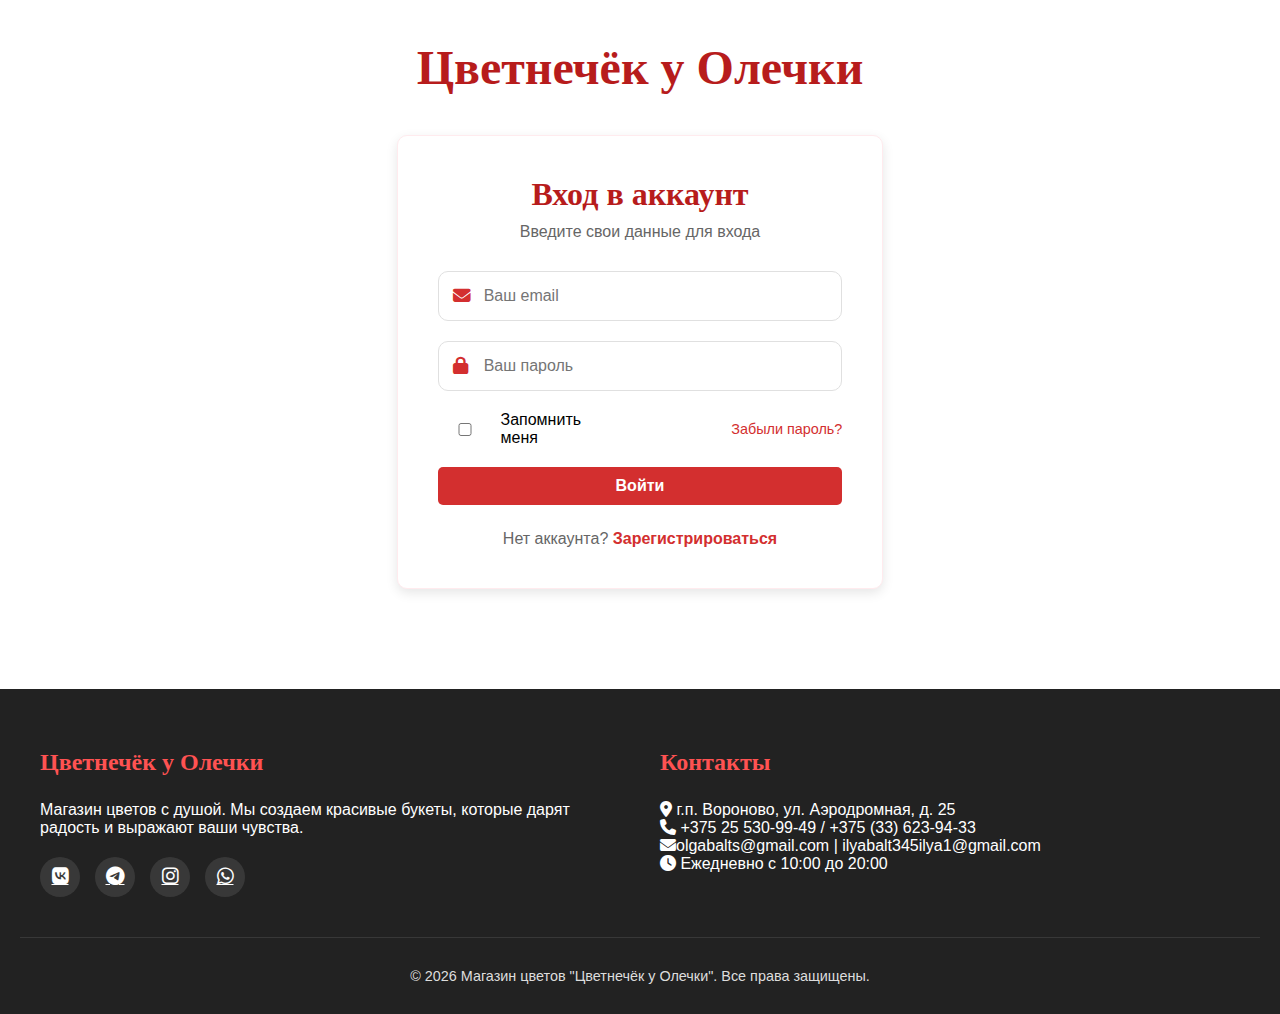
<file: catalog.html>
<!DOCTYPE html>
<html lang="ru">
<head>
    <meta charset="UTF-8">
    <meta name="viewport" content="width=device-width, initial-scale=1.0">
    <title>Цветнечёк у Олечки | Каталог</title>
    <link rel="stylesheet" href="https://cdnjs.cloudflare.com/ajax/libs/font-awesome/6.4.0/css/all.min.css">
    <link rel="stylesheet" href="style.css">
    <style>
        /* Специфичные стили для каталога */
        
        .catalog-container {
            max-width: 1400px;
            margin: 0 auto;
            padding: 30px 20px;
            display: flex;
            gap: 30px;
        }
        
        /* Боковая панель категорий */
        .sidebar {
            width: 280px;
            flex-shrink: 0;
            background-color: var(--white);
            border-radius: var(--border-radius);
            padding: 25px;
            box-shadow: 0 5px 15px rgba(0, 0, 0, 0.05);
            height: fit-content;
            position: sticky;
            top: 180px;
            border: 1px solid var(--pale-red);
        }
        
        .sidebar-title {
            color: var(--primary-red);
            font-size: 1.5rem;
            margin-bottom: 20px;
            padding-bottom: 15px;
            border-bottom: 2px solid var(--pale-red);
        }
        
        .categories-list {
            list-style: none;
            max-height: 500px;
            overflow-y: auto;
            padding-right: 10px;
        }
        
        .categories-list li {
            margin-bottom: 12px;
        }
        
        .categories-list a {
            color: var(--dark-gray);
            text-decoration: none;
            display: block;
            padding: 10px 15px;
            border-radius: var(--border-radius);
            transition: all 0.3s;
            border-left: 3px solid transparent;
        }
        
        .categories-list a:hover {
            background-color: var(--pale-red);
            color: var(--primary-red);
            border-left: 3px solid var(--primary-red);
        }
        
        .categories-list a.active {
            background-color: var(--pale-red);
            color: var(--primary-red);
            border-left: 3px solid var(--primary-red);
            font-weight: 600;
        }
        
        .category-count {
            float: right;
            background-color: var(--light-gray);
            color: var(--text-gray);
            padding: 2px 8px;
            border-radius: 10px;
            font-size: 0.85rem;
        }
        
        /* Основная часть каталога */
        .main-content {
            flex: 1;
        }
        
        .page-title {
            color: var(--dark-red);
            font-size: 2.5rem;
            margin-bottom: 10px;
            font-family: 'Brush Script MT', cursive;
        }
        
        .page-subtitle {
            color: var(--text-gray);
            margin-bottom: 30px;
        }
        
        /* Поиск и фильтры */
        .search-container {
            background-color: var(--pale-red);
            padding: 20px;
            border-radius: var(--border-radius);
            margin-bottom: 30px;
            display: flex;
            gap: 15px;
            align-items: center;
            flex-wrap: wrap;
        }
        
        .search-box {
            flex: 1;
            min-width: 300px;
            display: flex;
            gap: 10px;
        }
        
        .search-input {
            flex: 1;
            padding: 12px 20px;
            border: 2px solid var(--primary-red);
            border-radius: 30px;
            font-size: 1rem;
            background-color: var(--white);
        }
        
        .filters {
            display: flex;
            gap: 15px;
            flex-wrap: wrap;
        }
        
        .filter-select {
            padding: 10px 15px;
            border: 1px solid var(--medium-gray);
            border-radius: var(--border-radius);
            background-color: var(--white);
            color: var(--dark-gray);
            min-width: 150px;
        }
        
        /* Цветы в выбранной категории */
        .category-header {
            display: flex;
            justify-content: space-between;
            align-items: center;
            margin-bottom: 30px;
            padding-bottom: 20px;
            border-bottom: 2px solid var(--pale-red);
        }
        
        .current-category {
            font-size: 1.8rem;
            color: var(--primary-red);
        }
        
        .products-count {
            color: var(--text-gray);
        }
        
        /* Сетка товаров */
        .products-grid {
            display: grid;
            grid-template-columns: repeat(auto-fill, minmax(280px, 1fr));
            gap: 25px;
            margin-bottom: 60px;
        }
        
        .product-card {
            background-color: var(--white);
            border-radius: var(--border-radius);
            overflow: hidden;
            box-shadow: 0 5px 15px rgba(0, 0, 0, 0.05);
            transition: all 0.3s;
            position: relative;
            border: 1px solid var(--pale-red);
        }
        
        .product-card:hover {
            box-shadow: 0 15px 30px rgba(0, 0, 0, 0.1);
            transform: translateY(-5px);
        }
        
        .product-badge {
            position: absolute;
            top: 15px;
            left: 15px;
            background-color: var(--primary-red);
            color: var(--white);
            padding: 5px 12px;
            border-radius: 20px;
            font-size: 0.8rem;
            font-weight: bold;
            z-index: 1;
        }
        
        .product-image {
            height: 220px;
            overflow: hidden;
            position: relative;
        }
        
        .product-image img {
            width: 100%;
            height: 100%;
            object-fit: cover;
            transition: transform 0.5s;
        }
        
        .product-card:hover .product-image img {
            transform: scale(1.05);
        }
        
        .product-content {
            padding: 20px;
        }
        
        .product-title {
            font-size: 1.3rem;
            color: var(--dark-gray);
            margin-bottom: 10px;
            height: 60px;
            overflow: hidden;
        }
        
        .product-description {
            color: var(--text-gray);
            font-size: 0.9rem;
            margin-bottom: 15px;
            height: 40px;
            overflow: hidden;
        }
        
        .product-price {
            color: var(--primary-red);
            font-size: 1.6rem;
            font-weight: bold;
            margin-bottom: 15px;
        }
        
        .old-price {
            text-decoration: line-through;
            color: #999;
            font-size: 1.2rem;
            margin-right: 10px;
        }
        
        .product-actions {
            display: flex;
            gap: 10px;
        }
        
        .btn-outline {
            padding: 10px 20px;
            background-color: transparent;
            color: var(--primary-red);
            border: 2px solid var(--primary-red);
            border-radius: var(--border-radius);
            font-weight: 600;
            cursor: pointer;
            transition: all 0.3s;
            flex: 1;
        }
        
        .btn-outline:hover {
            background-color: var(--pale-red);
        }
        
        /* Пагинация */
        .pagination {
            display: flex;
            justify-content: center;
            gap: 10px;
            margin-top: 40px;
        }
        
        .page-btn {
            width: 40px;
            height: 40px;
            border-radius: 50%;
            border: 1px solid var(--medium-gray);
            background-color: var(--white);
            color: var(--dark-gray);
            cursor: pointer;
            display: flex;
            align-items: center;
            justify-content: center;
            transition: all 0.3s;
        }
        
        .page-btn:hover {
            background-color: var(--pale-red);
            color: var(--primary-red);
        }
        
        .page-btn.active {
            background-color: var(--primary-red);
            color: var(--white);
            border-color: var(--primary-red);
        }
        
        /* Адаптивность */
        @media (max-width: 1100px) {
            .catalog-container {
                flex-direction: column;
            }
            
            .sidebar {
                width: 100%;
                position: static;
            }
        }
        
        @media (max-width: 768px) {
            .search-container {
                flex-direction: column;
                align-items: stretch;
            }
            
            .search-box {
                min-width: 100%;
            }
            
            .category-header {
                flex-direction: column;
                align-items: flex-start;
                gap: 15px;
            }
            
            .products-grid {
                grid-template-columns: repeat(auto-fill, minmax(250px, 1fr));
            }
        }
        
        @media (max-width: 480px) {
            .products-grid {
                grid-template-columns: 1fr;
            }
            
            .product-actions {
                flex-direction: column;
            }
        }
    </style>
</head>
<body>
    <!-- Проверка авторизации -->
    <script>
        if (!localStorage.getItem('currentUser')) {
            window.location.href = 'index.html';
        }
    </script>
    
    <!-- Шапка сайта -->
<header class="header">
    <div class="header-container">
        <div class="header-main">
            <div class="logo-section">
                <div class="logo-icon-wrapper">
                    <i class="fas fa-spa"></i>
                </div>
                <div class="logo-text">
                    <h1 class="logo-title">Цветничок у Оли</h1>
                    <p class="logo-subtitle">Красивые цветы для вашего настроения</p>
                </div>
            </div>
            
            <div class="header-contacts">
                <div class="contact-item">
                    <i class="fas fa-phone"></i>
                    <div class="contact-info">
                        <span class="contact-number">+375 25 530-99-49</span>
                        <span class="contact-number">+375 33 623-94-33</span>
                    </div>
                </div>
                <div class="contact-item">
                    <i class="fas fa-map-marker-alt"></i>
                    <span class="contact-address">г.п. Вороново, ул. Аэродромная, д. 25</span>
                </div>
            </div>
            
            <div class="header-actions">
                <div class="user-section">
                    <span id="user-greeting"></span>
                    <a href="#" id="logout" class="logout-btn">Выйти</a>
                </div>
                <a href="cart.html" class="cart-button" id="open-cart">
                    <i class="fas fa-shopping-basket"></i>
                    <span class="cart-badge" id="cart-count">0</span>
                </a>
            </div>
        </div>
        
        <nav class="main-nav">
            <a href="home.html" class="nav-link">
                <i class="fas fa-home"></i>
                <span>Главная</span>
            </a>
            <a href="catalog.html" class="nav-link active">
                <i class="fas fa-th-large"></i>
                <span>Каталог</span>
            </a>
            <a href="contacts.html" class="nav-link">
                <i class="fas fa-address-book"></i>
                <span>Контакты</span>
            </a>
            <a href="account.html" class="nav-link">
                <i class="fas fa-user"></i>
                <span>Мой аккаунт</span>
            </a>
                        </a>
  <a href="news.html" class="nav-link">
                <i class="fas fa-newspaper"></i>
                <span>Новости</span>
            </a>
        </nav>
    </div>
</header>
    <!-- Поисковая строка -->
    <div class="search-container">
        <div class="search-box">
            <input type="text" class="search-input" id="search-input" placeholder="Поиск цветов, букетов...">
            <button class="btn btn-primary" id="search-btn"><i class="fas fa-search"></i> Найти</button>
        </div>
        
        <div class="filters">
            <select class="filter-select" id="sort-select">
                <option value="default">Сортировка</option>
                <option value="price-asc">По возрастанию цены</option>
                <option value="price-desc">По убыванию цены</option>
                <option value="popular">Популярные</option>
                <option value="new">Новинки</option>
            </select>
            
            <select class="filter-select" id="price-filter">
                <option value="all">Все цены</option>
                <option value="0-5">До 5 руб.</option>
                <option value="5-10">5 - 10 руб.</option>
                <option value="10-20">10 - 15 руб.</option>
                <option value="20+">От 20 руб.</option>
            </select>
        </div>
    </div>
    
    <!-- Основной контент каталога -->
    <div class="catalog-container">
        <!-- Боковая панель категорий -->
        <aside class="sidebar">
            <h3 class="sidebar-title">Категории цветов</h3>
            <ul class="categories-list" id="categories-list">
                <!-- Категории будут добавлены через JavaScript -->
            </ul>
        </aside>
        
        <!-- Основная часть -->
        <main class="main-content">
            <h1 class="page-title" id="page-title">Каталог цветов</h1>
            <p class="page-subtitle" id="page-subtitle">Более 80 видов цветов и букетов</p>
            
            <div class="category-header">
                <div>
                    <h2 class="current-category" id="current-category">Все цветы</h2>
                    <p class="products-count" id="products-count">Загрузка...</p>
                </div>
            </div>
            
            <!-- Сетка товаров -->
            <div class="products-grid" id="products-grid">
                <!-- Товары будут добавлены через JavaScript -->
            </div>
            
            <!-- Пагинация -->
            <div class="pagination" id="pagination">
                <!-- Кнопки пагинации будут добавлены через JavaScript -->
            </div>
        </main>
    </div>
    
    <!-- Футер -->
    <footer class="footer">
        <div class="footer-content">
            <div class="footer-column">
                <h3>Цветнечёк у Олечки</h3>
                <p>Магазин цветов с душой. Мы создаем красивые букеты, которые дарят радость и выражают ваши чувства.</p>
                <div class="social-icons">
                    <a href="#"><i class="fab fa-vk"></i></a>
                    <a href="#"><i class="fab fa-telegram"></i></a>
                    <a href="#"><i class="fab fa-instagram"></i></a>
                    <a href="#"><i class="fab fa-whatsapp"></i></a>
                </div>
            </div>
            
            <div class="footer-column">
                <h3>Магазин</h3>
                <ul class="footer-links">
                    <li><a href="catalog.html">Каталог букетов</a></li>
                    <li><a href="home.html">Акции и скидки</a></li>
                </ul>
            </div>
            
            <div class="footer-column">
                <h3>Помощь</h3>
                <ul class="footer-links">
                    <li><a href="#">Доставка и оплата</a></li>
                    <li><a href="#">Уход за цветами</a></li>
                    <li><a href="#">Частые вопросы</a></li>
                    <li><a href="contacts.html">Контакты</a></li>
                </ul>
            </div>
            
            <div class="footer-column">
                <h3>Контакты</h3>
                <p><i class="fas fa-map-marker-alt"></i> г.п. Вороново, ул. Аэродромная, д. 25</p>
                <p><i class="fas fa-phone"></i> +375 25 530-99-49 / +375 (33) 623-94-33</p>
                <p><i class="fas fa-envelope"></i> ilyabalt345ilya1@gmail.com / olgabalts@gmail.com</p>
                <p><i class="fas fa-clock"></i> Ежедневно с 10:00 до 20:00</p>
            </div>
        </div>
        
        <div class="footer-bottom">
            <p>&copy; 2026 Магазин цветов "Цветнечёк у Олечки". Все права защищены.</p>
        </div>
    </footer>

    <script>
        // Данные пользователя
        const currentUser = JSON.parse(localStorage.getItem('currentUser'));
        
        // ДОБАВЬТЕ ЭТИ ПЕРЕМЕННЫЕ
        let currentCategory = 'all';
        let currentPage = 1;
        const itemsPerPage = 12;

// Категории цветов
const categories = [
    { id: 'all', name: 'Все цветы', count: 3 },
    { id: 'roses', name: 'Розы', count: 3 },
    { id: 'tulips', name: 'Тюльпаны', count: 0 },
    { id: 'lilies', name: 'Лилии', count: 0 },
    { id: 'orchids', name: 'Орхидеи', count: 0 },
    { id: 'chrysanthemums', name: 'Хризантемы', count: 0 },
    { id: 'peonies', name: 'Пионы', count: 0 },
    { id: 'bouquets', name: 'Готовые букеты', count: 0 },
    { id: 'exotic', name: 'Экзотические', count: 0 },
    { id: 'potted', name: 'В горшках', count: 0 }
];

      // В catalog.html - ЗАМЕНИТЕ весь массив allFlowers на этот:
const allFlowers = [
    {
        id: 1,
        name: "Георгины вегетативные низкорослые",
        category: "roses",
        price: 8,
        oldPrice: 12,
        description: "Красивые георгины для вашего сада",
        image: "https://i.okcdn.ru/i?r=CFRAm_VFBkioSGBqh1KLntt06MFo4g5uSnK0cvpuqrPJ995xVi3fxSXrV17J_etk9d0segI-1U3enf481quDrAG8n2RMBiefhyQv195j0SSEkZlA_QAAACk",
        additionalImages: [
            "https://i.okcdn.ru/i?r=CFRAm_VFBkioSGBqh1L-Q6HqbHCWrB7TMQfD4uHb1U9QlM6-gu90yAdFwhFR_Ss2AZr4dlandPb91NdTV7XEdUGwflfxgfq799peuRD-t18gzqvtewAAACk",
            "https://i.okcdn.ru/i?r=CFRAm_VFBkioSGBqh1IdniE7GUPPC8HhwHLqxIWeU0FuPGfPZWTZRZ0yxeWE9Y4QyJyIEdLAvDsmmrAjB01wCDVPmzDgxNsQ9OwGoqm2h0LAnWfjdAAAACk"
        ],
        specifications: {
            "Тип": "Георгины",
            "Высота": "30-40 см",
            "Цвет": "Разные оттенки",
            "Сезон цветения": "Лето-осень"
        },
        badge: "ХИТ",
        popular: true
    },
    {
        id: 2,
        name: "Бальзамин новогвинейский",
        category: "roses",
        price: 9,
        oldPrice: 15,
        description: "Декоративный бальзамин с яркими цветами",
        image: "https://i.okcdn.ru/i?r=CFRAm_VFBkioSGBqh1IKUtFwKHEdY8wagSMfym_uNdySumU0muPNNzMA_YkvAJr0qZWh0LUrQHkkrKLFoR_NKBNgH88vL7jCk33EPsT0KoYMXUWEAgAAACk",
        additionalImages: [
            "https://i.okcdn.ru/i?r=CFRAm_VFBkioSGBqh1JR8mnSjEMpnXylkk4uJj1sN_jEGADWqd1Jl2-M3TtHHQ3EYsVNLHp4wMgFpHdCSw_g_O4UshglpBoFAp2-QQQyGX90OfsnLwAAACk"
        ],
        badge: "ХИТ",
        popular: true,
        specifications: {
            "Тип": "Бальзамин",
            "Высота": "20-30 см",
            "Цвет": "Яркие оттенки"
        }
    },
    {
        id: 3,
        name: "Бегонии",
        category: "roses",
        price: 6,
        oldPrice: 10,
        description: "Красивые бегонии для дома и сада",
        image: "https://i.okcdn.ru/i?r=CFxAm_VFBkioSGBqh1LamAAOc8pbUTclt-RyglJI6NK9iz8eUjTKfFt-d3OFUsyZsqltUpmMLTCX19JX_Uh8fEGjMNCf3zMd-p_D-QeyziEhVmlGoAgunXwsIg68AAAAKQ",
        badge: "",
        popular: true,
        specifications: {
            "Тип": "Бегония",
            "Высота": "15-25 см",
            "Цвет": "Разнообразные"
        }
    }
];
        // === КОНЕЦ ДОБАВЛЕНИЯ ===

        // Корзина
        let cart = JSON.parse(localStorage.getItem('flowerCart')) || [];
        
        // Инициализация
        document.addEventListener('DOMContentLoaded', function() {
            // Отображаем информацию о пользователе
            if (currentUser) {
                document.getElementById('user-greeting').textContent = `Привет, ${currentUser.name}!`;
            }
            
            // Загружаем категории
            loadCategories();
            
            // Загружаем товары
            loadProducts();
            
            // Обработчики событий
            setupEventListeners();
            
            // Обновляем корзину
            updateCartCount();
        });
        
        // Загрузка категорий
        function loadCategories() {
            const categoriesList = document.getElementById('categories-list');
            categoriesList.innerHTML = '';
            
            categories.forEach(category => {
                const li = document.createElement('li');
                li.innerHTML = `
                    <a href="#" class="${category.id === currentCategory ? 'active' : ''}" data-category="${category.id}">
                        ${category.name}
                        <span class="category-count">${category.count}</span>
                    </a>
                `;
                categoriesList.appendChild(li);
            });
            
            // Обработчики кликов по категориям
            document.querySelectorAll('#categories-list a').forEach(link => {
                link.addEventListener('click', function(e) {
                    e.preventDefault();
                    
                    // Обновляем активную категорию
                    document.querySelectorAll('#categories-list a').forEach(item => {
                        item.classList.remove('active');
                    });
                    this.classList.add('active');
                    
                    // Меняем категорию
                    currentCategory = this.getAttribute('data-category');
                    currentPage = 1;
                    
                    // Обновляем заголовок
                    const category = categories.find(c => c.id === currentCategory);
                    document.getElementById('current-category').textContent = category.name;
                    document.getElementById('page-title').textContent = `Каталог: ${category.name}`;
                    
                    // Загружаем товары
                    loadProducts();
                });
            });
        }
        
        // Загрузка товаров
        function loadProducts() {
            // Фильтруем товары по категории
            let filteredProducts = currentCategory === 'all' 
                ? allFlowers 
                : allFlowers.filter(product => product.category === currentCategory);
            
            // Применяем поиск
            const searchTerm = document.getElementById('search-input').value.toLowerCase();
            if (searchTerm) {
                filteredProducts = filteredProducts.filter(product => 
                    product.name.toLowerCase().includes(searchTerm) || 
                    product.description.toLowerCase().includes(searchTerm)
                );
            }
            
            // Применяем фильтр цены
            const priceFilter = document.getElementById('price-filter').value;
            if (priceFilter !== 'all') {
                const [min, max] = priceFilter.split('-').map(p => {
                    if (p.includes('+')) return parseInt(p) || Infinity;
                    return parseInt(p);
                });
                
                filteredProducts = filteredProducts.filter(product => {
                    if (max === Infinity) return product.price >= min;
                    return product.price >= min && product.price <= max;
                });
            }
            
            // Применяем сортировку
            const sortBy = document.getElementById('sort-select').value;
            filteredProducts = sortProducts(filteredProducts, sortBy);
            
            // Обновляем счетчик товаров
            document.getElementById('products-count').textContent = `Найдено ${filteredProducts.length} товаров`;
            
            // Пагинация
            const totalPages = Math.ceil(filteredProducts.length / itemsPerPage);
            const startIndex = (currentPage - 1) * itemsPerPage;
            const endIndex = startIndex + itemsPerPage;
            const pageProducts = filteredProducts.slice(startIndex, endIndex);
            
            // Отображаем товары
            renderProducts(pageProducts);
            
            // Отображаем пагинацию
            renderPagination(totalPages);
        }
        
        // Сортировка товаров
        function sortProducts(products, sortType) {
            const sorted = [...products];
            
            switch(sortType) {
                case 'price-asc':
                    return sorted.sort((a, b) => a.price - b.price);
                case 'price-desc':
                    return sorted.sort((a, b) => b.price - a.price);
                case 'popular':
                    return sorted.sort((a, b) => {
                        if (a.popular && !b.popular) return -1;
                        if (!a.popular && b.popular) return 1;
                        return 0;
                    });
                case 'new':
                    // Для демо - новые товары имеют ID > 70
                    return sorted.sort((a, b) => b.id - a.id);
                default:
                    return sorted;
            }
        }
        
        // Отображение товаров
        function renderProducts(products) {
            const productsGrid = document.getElementById('products-grid');
            productsGrid.innerHTML = '';
            
            if (products.length === 0) {
                productsGrid.innerHTML = `
                    <div style="grid-column: 1/-1; text-align: center; padding: 50px;">
                        <i class="fas fa-search" style="font-size: 3rem; color: var(--pale-red); margin-bottom: 20px;"></i>
                        <h3 style="color: var(--dark-red); margin-bottom: 10px;">Товары не найдены</h3>
                        <p style="color: var(--text-gray);">Попробуйте изменить параметры поиска</p>
                    </div>
                `;
                return;
            }
            
            products.forEach(product => {
                const productCard = document.createElement('div');
                productCard.className = 'product-card';
                
                // Проверяем, находится ли товар в избранном
                const isFavorite = checkFavoriteStatus(product.id);
                const favoriteIcon = isFavorite ? 'fas fa-heart' : 'far fa-heart';
                
                productCard.innerHTML = `
                    ${product.badge ? `<div class="product-badge">${product.badge}</div>` : ''}
                    <button class="favorite-btn" onclick="toggleFavorite(${product.id})" style="position: absolute; top: 15px; right: 15px; width: 35px; height: 35px; border-radius: 50%; background: white; border: none; color: ${isFavorite ? 'var(--primary-red)' : '#ccc'}; font-size: 1.2rem; cursor: pointer; display: flex; align-items: center; justify-content: center; z-index: 1; box-shadow: 0 2px 5px rgba(0,0,0,0.2); transition: all 0.3s;">
                        <i class="${favoriteIcon}"></i>
                    </button>
                    <div class="product-image">
                        <img src="${product.image}" alt="${product.name}">
                    </div>
                    <div class="product-content">
                        <h3 class="product-title">${product.name}</h3>
                        <p class="product-description">${product.description}</p>
                        <div class="product-price">
                            ${product.oldPrice ? `<span class="old-price">${product.oldPrice} руб.</span>` : ''}
                            ${product.price} руб.
                        </div>
                        <div class="product-actions">
                            <button class="btn btn-primary btn-small" onclick="addToCart(${product.id})">В корзину</button>
                            <button class="btn-outline" onclick="showProductDetails(${product.id})">Подробнее</button>
                        </div>
                    </div>
                `;
                productsGrid.appendChild(productCard);
            });
        }
        
        // Отображение пагинации
        function renderPagination(totalPages) {
            const pagination = document.getElementById('pagination');
            
            if (totalPages <= 1) {
                pagination.innerHTML = '';
                return;
            }
            
            let paginationHTML = '';
            
            // Предыдущая страница
            if (currentPage > 1) {
                paginationHTML += `<button class="page-btn" onclick="changePage(${currentPage - 1})"><i class="fas fa-chevron-left"></i></button>`;
            }
            
            // Страницы
            const maxVisible = 5;
            let startPage = Math.max(1, currentPage - Math.floor(maxVisible / 2));
            let endPage = Math.min(totalPages, startPage + maxVisible - 1);
            
            if (endPage - startPage + 1 < maxVisible) {
                startPage = Math.max(1, endPage - maxVisible + 1);
            }
            
            for (let i = startPage; i <= endPage; i++) {
                paginationHTML += `<button class="page-btn ${i === currentPage ? 'active' : ''}" onclick="changePage(${i})">${i}</button>`;
            }
            
            // Следующая страница
            if (currentPage < totalPages) {
                paginationHTML += `<button class="page-btn" onclick="changePage(${currentPage + 1})"><i class="fas fa-chevron-right"></i></button>`;
            }
            
            pagination.innerHTML = paginationHTML;
        }
        
        // Смена страницы
        window.changePage = function(page) {
            currentPage = page;
            loadProducts();
            window.scrollTo({ top: 0, behavior: 'smooth' });
        };
        
        // Настройка обработчиков событий
        function setupEventListeners() {
            // Поиск
            document.getElementById('search-btn').addEventListener('click', function() {
                currentPage = 1;
                loadProducts();
            });
            
            document.getElementById('search-input').addEventListener('keypress', function(e) {
                if (e.key === 'Enter') {
                    currentPage = 1;
                    loadProducts();
                }
            });
            
            // Фильтры
            document.getElementById('sort-select').addEventListener('change', function() {
                currentPage = 1;
                loadProducts();
            });
            
            document.getElementById('price-filter').addEventListener('change', function() {
                currentPage = 1;
                loadProducts();
            });
            
            // Выход из аккаунта
            document.getElementById('logout').addEventListener('click', function(e) {
                e.preventDefault();
                localStorage.removeItem('currentUser');
                window.location.href = 'index.html';
            });
        }
        
        // Добавление в корзину
        window.addToCart = function(productId) {
            const product = allFlowers.find(p => p.id === productId);
            
            if (!product) return;
            
            // Проверяем, есть ли товар уже в корзине
            const existingItem = cart.find(item => item.id === productId);
            
            if (existingItem) {
                existingItem.quantity += 1;
            } else {
                cart.push({
                    id: product.id,
                    name: product.name,
                    price: product.price,
                    image: product.image,
                    quantity: 1
                });
            }
            
            // Сохраняем в localStorage
            localStorage.setItem('flowerCart', JSON.stringify(cart));
            
            // Обновляем корзину
            updateCartCount();
            
            // Показываем уведомление
            showNotification(`"${product.name}" добавлен в корзину!`);
        };
        
        // Показать детали товара - ПЕРЕХОД НА ОТДЕЛЬНУЮ СТРАНИЦУ
        window.showProductDetails = function(productId) {
            // Переходим на страницу деталей товара с параметром ID
            window.location.href = `product-details.html?id=${productId}`;
        };
        
        // Обновление счетчика корзины
        function updateCartCount() {
            const totalItems = cart.reduce((sum, item) => sum + item.quantity, 0);
            document.getElementById('cart-count').textContent = totalItems;
        }
        
        // Показать уведомление
        function showNotification(message) {
            const notification = document.getElementById('notification');
            if (!notification) {
                // Создаем элемент уведомления
                const notificationEl = document.createElement('div');
                notificationEl.id = 'notification';
                notificationEl.style.cssText = `
                    position: fixed;
                    top: 20px;
                    right: 20px;
                    background-color: var(--primary-red);
                    color: white;
                    padding: 15px 25px;
                    border-radius: var(--border-radius);
                    z-index: 10000;
                    box-shadow: 0 5px 15px rgba(0,0,0,0.2);
                    display: none;
                    transition: all 0.3s;
                `;
                document.body.appendChild(notificationEl);
            }
            
            const notificationEl = document.getElementById('notification');
            notificationEl.textContent = message;
            notificationEl.style.display = 'block';
            
            setTimeout(() => {
                notificationEl.style.display = 'none';
            }, 3000);
        }

        // ФУНКЦИИ ДЛЯ ИЗБРАННОГО
        
        // Проверка статуса избранного
        function checkFavoriteStatus(productId) {
            const currentUser = JSON.parse(localStorage.getItem('currentUser'));
            if (!currentUser) return false;
            
            const users = JSON.parse(localStorage.getItem('flowerShopUsers')) || [];
            const user = users.find(u => u.email === currentUser.email);
            
            if (user && user.favorites) {
                return user.favorites.includes(productId);
            }
            return false;
        }

        // Переключение избранного
        window.toggleFavorite = function(productId) {
            const currentUser = JSON.parse(localStorage.getItem('currentUser'));
            if (!currentUser) {
                showNotification('Войдите в аккаунт чтобы добавить в избранное');
                return;
            }
            
            const users = JSON.parse(localStorage.getItem('flowerShopUsers')) || [];
            const userIndex = users.findIndex(u => u.email === currentUser.email);
            
            if (userIndex !== -1) {
                if (!users[userIndex].favorites) {
                    users[userIndex].favorites = [];
                }
                
                const isFavorite = users[userIndex].favorites.includes(productId);
                const product = allFlowers.find(p => p.id === productId);
                
                if (!isFavorite) {
                    // Добавляем в избранное
                    users[userIndex].favorites.push(productId);
                    localStorage.setItem('flowerShopUsers', JSON.stringify(users));
                    
                    // Обновляем иконку
                    const heartIcon = event.target.closest('.favorite-btn').querySelector('i');
                    heartIcon.className = 'fas fa-heart';
                    event.target.closest('.favorite-btn').style.color = 'var(--primary-red)';
                    
                    showNotification(`"${product.name}" добавлен в избранное!`);
                } else {
                    // Удаляем из избранного
                    users[userIndex].favorites = users[userIndex].favorites.filter(id => id !== productId);
                    localStorage.setItem('flowerShopUsers', JSON.stringify(users));
                    
                    // Обновляем иконку
                    const heartIcon = event.target.closest('.favorite-btn').querySelector('i');
                    heartIcon.className = 'far fa-heart';
                    event.target.closest('.favorite-btn').style.color = '#ccc';
                    
                    showNotification(`"${product.name}" удален из избранного`);
                }
            }
        };
    </script>
</body>
</html>
</file>
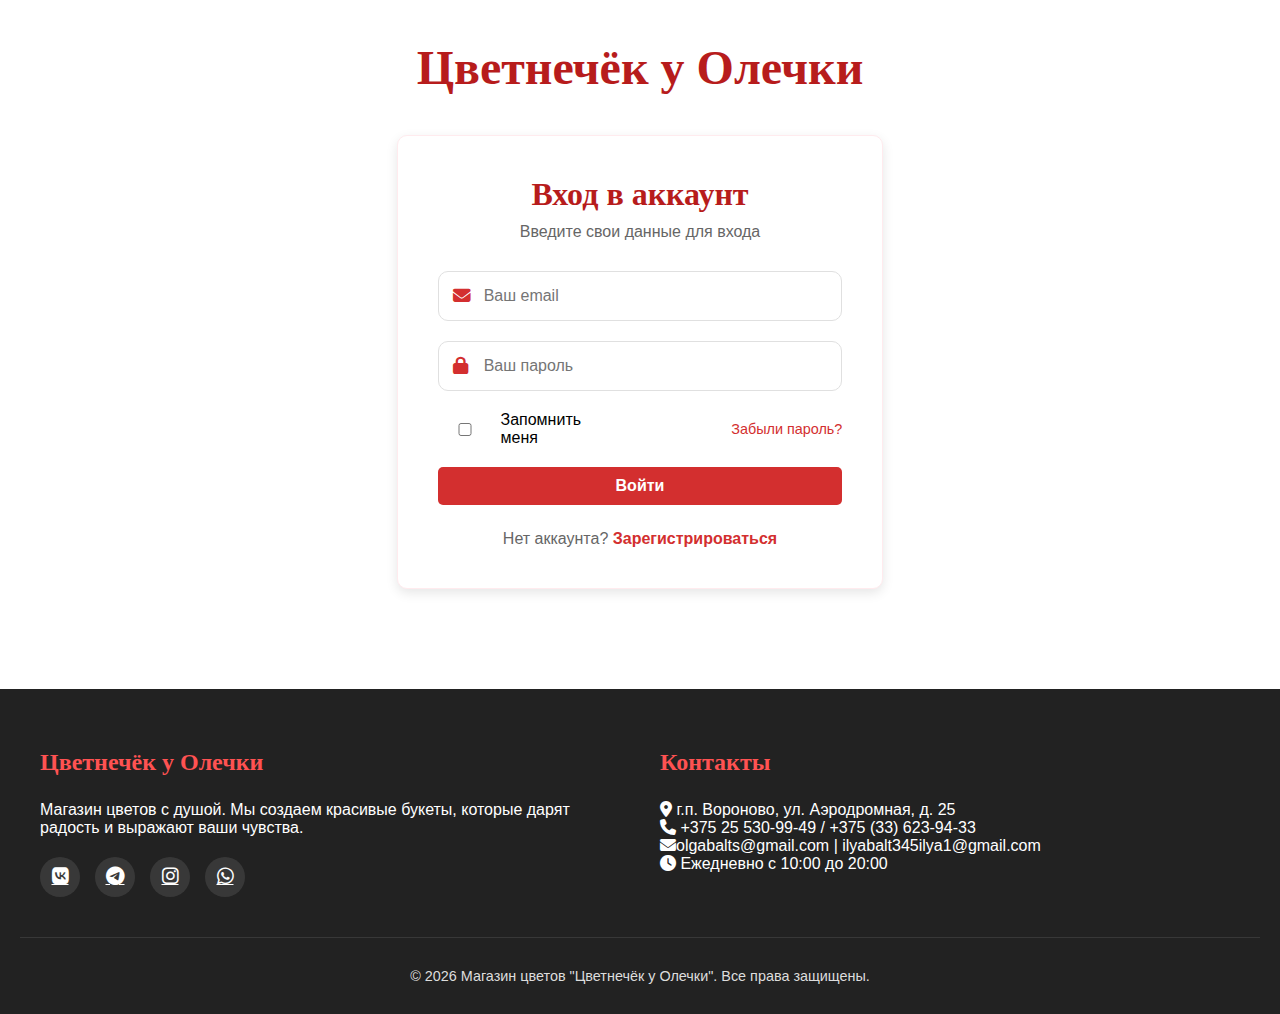
<file: contacts.html>
<!DOCTYPE html>
<html lang="ru">
<head>
    <meta charset="UTF-8">
    <meta name="viewport" content="width=device-width, initial-scale=1.0">
    <title>Цветничок у Оли | Контакты</title>
    <link rel="stylesheet" href="https://cdnjs.cloudflare.com/ajax/libs/font-awesome/6.4.0/css/all.min.css">
    <link rel="stylesheet" href="style.css">
    <style>
        /* Специфичные стили для страницы контактов */
        
        /* Герой-секция */
        .hero-contacts {
            background: linear-gradient(rgba(0, 0, 0, 0.6), rgba(0, 0, 0, 0.6)), 
                        url('https://images.unsplash.com/photo-1556909114-f6e7ad7d3136?ixlib=rb-4.0.3&auto=format&fit=crop&w=1920&q=80');
            background-size: cover;
            background-position: center;
            color: var(--white);
            text-align: center;
            padding: 100px 20px;
            margin-bottom: 60px;
        }
        
        .hero-contacts-content {
            max-width: 800px;
            margin: 0 auto;
        }
        
        .hero-contacts h1 {
            font-size: 3.5rem;
            margin-bottom: 20px;
            font-family: 'Brush Script MT', cursive;
            text-shadow: 2px 2px 5px rgba(0, 0, 0, 0.5);
        }
        
        .hero-contacts p {
            font-size: 1.3rem;
            margin-bottom: 30px;
        }
        
        /* Основной контент */
        .section {
            padding: 60px 20px;
            max-width: 1200px;
            margin: 0 auto;
        }
        
        .section-title {
            text-align: center;
            font-size: 2.5rem;
            color: var(--dark-red);
            margin-bottom: 50px;
            font-family: 'Brush Script MT', cursive;
        }
        
        /* Контакты и карта */
        .contacts-main {
            display: grid;
            grid-template-columns: 1fr 1fr;
            gap: 50px;
            margin-bottom: 80px;
            align-items: start;
        }
        
        @media (max-width: 900px) {
            .contacts-main {
                grid-template-columns: 1fr;
            }
        }
        
        /* Контактная информация */
        .contact-info-card {
            background-color: var(--white);
            padding: 40px;
            border-radius: var(--border-radius);
            box-shadow: var(--shadow);
            border: 1px solid var(--pale-red);
        }
        
        .contact-item {
            display: flex;
            align-items: flex-start;
            margin-bottom: 30px;
            padding-bottom: 20px;
            border-bottom: 1px solid #f0f0f0;
        }
        
        .contact-item:last-child {
            border-bottom: none;
            margin-bottom: 0;
            padding-bottom: 0;
        }
        
        .contact-icon {
            width: 50px;
            height: 50px;
            background-color: var(--pale-red);
            border-radius: 50%;
            display: flex;
            align-items: center;
            justify-content: center;
            margin-right: 20px;
            color: var(--primary-red);
            font-size: 1.3rem;
            flex-shrink: 0;
        }
        
        .contact-details h3 {
            color: var(--dark-gray);
            margin-bottom: 8px;
            font-size: 1.2rem;
        }
        
        .contact-details p {
            color: var(--text-gray);
            line-height: 1.6;
        }
        
        .contact-link {
            color: var(--primary-red);
            text-decoration: none;
            font-weight: 600;
            display: inline-block;
            margin-top: 5px;
        }
        
        .contact-link:hover {
            text-decoration: underline;
        }
        
        /* Карта */
        .map-container {
            border-radius: var(--border-radius);
            overflow: hidden;
            box-shadow: var(--shadow);
            height: 100%;
            min-height: 500px;
            position: relative;
            border: 1px solid var(--pale-red);
        }
        
        .map-placeholder {
            width: 100%;
            height: 100%;
            background-color: #f5f5f5;
            display: flex;
            flex-direction: column;
            align-items: center;
            justify-content: center;
            padding: 20px;
            text-align: center;
            transition: transform 0.3s;
        }
        
        .map-container:hover .map-placeholder {
            transform: scale(1.02);
        }
        
        .map-placeholder i {
            font-size: 4rem;
            color: var(--primary-red);
            margin-bottom: 20px;
        }
        
        .map-placeholder h3 {
            color: var(--dark-gray);
            margin-bottom: 10px;
        }
        
        .map-placeholder p {
            color: var(--text-gray);
            margin-bottom: 20px;
            max-width: 400px;
        }
        
      
        /* Форма обратной связи */
        .contact-form-section {
            background: linear-gradient(135deg, var(--pale-red) 0%, #ffcdd2 100%);
            padding: 60px;
            border-radius: var(--border-radius);
            margin-bottom: 80px;
            text-align: center;
        }
        
        .contact-form {
            max-width: 700px;
            margin: 40px auto 0;
            display: grid;
            grid-template-columns: 1fr 1fr;
            gap: 20px;
        }
        
        @media (max-width: 600px) {
            .contact-form {
                grid-template-columns: 1fr;
            }
        }
        
        .form-group {
            text-align: left;
        }
        
        .form-group.full-width {
            grid-column: 1 / -1;
        }
        
        .form-label {
            display: block;
            margin-bottom: 8px;
            color: var(--dark-red);
            font-weight: 600;
        }
        
        .form-input,
        .form-textarea {
            width: 100%;
            padding: 15px;
            border: 2px solid transparent;
            border-radius: 8px;
            font-size: 1rem;
            transition: all 0.3s;
            background-color: white;
        }
        
        .form-input:focus,
        .form-textarea:focus {
            outline: none;
            border-color: var(--primary-red);
            box-shadow: 0 0 0 3px rgba(211, 47, 47, 0.2);
        }
        
        .form-textarea {
            min-height: 150px;
            resize: vertical;
        }
        
        /* Часы работы */
        .hours-section {
            margin-bottom: 80px;
        }
        
        .hours-table {
            max-width: 600px;
            margin: 0 auto;
            background-color: var(--white);
            border-radius: var(--border-radius);
            overflow: hidden;
            box-shadow: var(--shadow);
            border: 1px solid var(--pale-red);
        }
        
        .hours-row {
            display: flex;
            padding: 20px 30px;
            border-bottom: 1px solid #f0f0f0;
        }
        
        .hours-row:last-child {
            border-bottom: none;
        }
        
        .hours-row.current-day {
            background-color: var(--pale-red);
            font-weight: 600;
        }
        
        .day {
            flex: 1;
            color: var(--dark-gray);
        }
        
        .time {
            flex: 1;
            text-align: right;
            color: var(--text-gray);
        }
        
        .hours-row.current-day .day,
        .hours-row.current-day .time {
            color: var(--dark-red);
        }
        
        .welcome-user {
            background-color: var(--pale-red);
            padding: 20px;
            border-radius: var(--border-radius);
            margin-bottom: 40px;
            text-align: center;
            border-left: 5px solid var(--primary-red);
        }
        
        .welcome-user h2 {
            color: var(--dark-red);
            margin-bottom: 10px;
        }
        
        /* Пустая страница профиля */
        .profile-empty {
            text-align: center;
            padding: 100px 20px;
            max-width: 800px;
            margin: 0 auto;
        }
        
        .profile-empty i {
            font-size: 5rem;
            color: var(--primary-red);
            margin-bottom: 30px;
        }
        
        .profile-empty h1 {
            color: var(--dark-red);
            font-size: 2.5rem;
            margin-bottom: 20px;
            font-family: 'Brush Script MT', cursive;
        }
        
        .profile-empty p {
            color: var(--text-gray);
            font-size: 1.2rem;
            margin-bottom: 40px;
        }
        
        /* Социальные сети */
        .social-contacts {
            display: flex;
            justify-content: center;
            gap: 20px;
            margin-top: 30px;
            flex-wrap: wrap;
        }
        
        .social-link {
            display: flex;
            align-items: center;
            gap: 10px;
            background-color: white;
            padding: 12px 25px;
            border-radius: 30px;
            text-decoration: none;
            color: var(--dark-gray);
            transition: all 0.3s;
            box-shadow: 0 5px 15px rgba(0, 0, 0, 0.05);
        }
        
        .social-link:hover {
            transform: translateY(-5px);
            box-shadow: 0 10px 20px rgba(0, 0, 0, 0.1);
        }
        
        .social-link.vk { background-color: #4c75a3; color: white; }
        .social-link.telegram { background-color: #0088cc; color: white; }
        .social-link.instagram { background-color: #e4405f; color: white; }
        .social-link.whatsapp { background-color: #25d366; color: white; }
    </style>
</head>
<body>
    <!-- Проверка авторизации -->
    <script>
        if (!localStorage.getItem('currentUser')) {
            window.location.href = 'index.html';
        }
        
        // Проверяем, открыта ли пустая страница профиля
        const urlParams = new URLSearchParams(window.location.search);
        const profile = urlParams.get('profile');
        
        if (profile) {
            // Показываем пустую страницу профиля
            document.body.innerHTML = `
                <header class="header">
                    <div class="top-bar">
                        <div class="contact-info">
                            <div><i class="fas fa-phone"></i> +375 25 530-99-49 / +375 33 623-94-33</div>
                            <div><i class="fas fa-map-marker-alt"></i> г.п. Вороново, ул. Аэродромная, д. 25</div>
                        </div>
                        <div class="auth-links">
                            <span id="user-greeting"></span>
                            <a href="#" id="logout">Выйти</a>
                        </div>
                    </div>
                    
                    <div class="main-header">
                        <div class="logo">
                            <i class="fas fa-spa logo-icon"></i>
                            <div>
                                <h1 class="logo-text">Цветничок у Оли</h1>
                                <p class="tagline">Магазин самых красивых цветов для вашего настроения</p>
                            </div>
                        </div>
                        
                        <nav class="nav">
                            <a href="home.html">Главная</a>
                            <a href="catalog.html">Каталог</a>
                            <a href="contacts.html">Контакты</a>
                            <a href="account.html">Мой аккаунт</a>
                            <a href="#" class="cart-icon" id="open-cart">
                                <i class="fas fa-shopping-basket"></i>
                                <span class="cart-count" id="cart-count">0</span>
                            </a>
                        </nav>
                    </div>
                </header>
                
                <div class="profile-empty">
                    <i class="fas fa-user-circle"></i>
                    <h1>Страница профиля</h1>
                    <p>Информация о сотруднике пока не добавлена. Скоро здесь появится подробная информация!</p>
                    <a href="contacts.html" class="btn btn-primary">Вернуться к контактам</a>
                </div>
                
                <footer class="footer">
                    <div class="footer-content">
                        <div class="footer-column">
                            <h3>Цветничок у Оли</h3>
                            <p>Магазин цветов с душой. Мы создаем красивые букеты, которые дарят радость и выражают ваши чувства.</p>
                            <div class="social-icons">
                                <a href="#"><i class="fab fa-vk"></i></a>
                                <a href="#"><i class="fab fa-telegram"></i></a>
                                <a href="#"><i class="fab fa-instagram"></i></a>
                                <a href="#"><i class="fab fa-whatsapp"></i></a>
                            </div>
                        </div>
                        
                        <div class="footer-column">
                            <h3>Магазин</h3>
                            <ul class="footer-links">
                                <li><a href="catalog.html">Каталог букетов</a></li>
                                <li><a href="#">Свадебная флористика</a></li>
                                <li><a href="#">Комнатные растения</a></li>
                                <li><a href="#">Подарочные наборы</a></li>
                                <li><a href="home.html#promotions">Акции и скидки</a></li>
                            </ul>
                        </div>
                        
                        <div class="footer-column">
                            <h3>Помощь</h3>
                            <ul class="footer-links">
                                <li><a href="#">Доставка и оплата</a></li>
                                <li><a href="#">Уход за цветами</a></li>
                                <li><a href="#">Частые вопросы</a></li>
                                <li><a href="contacts.html">Контакты</a></li>
                            </ul>
                        </div>
                        
                        <div class="footer-column">
                            <h3>Контакты</h3>
                            <p><i class="fas fa-map-marker-alt"></i> г.п. Вороново, ул. Аэродромная, д. 25</p>
                            <p><i class="fas fa-phone"></i> +375 25 530-99-49 / +375 33 623-94-33</p>
                            <p><i class="fas fa-envelope"></i> olgabalts@gmail.com</p>
                            <p><i class="fas fa-clock"></i> Пн-Пт: 14:00-20:00, Сб-Вс: 10:00-18:00</p>
                        </div>
                    </div>
                    
                    <div class="footer-bottom">
                        <p>&copy; 2023 Магазин цветов "Цветничок у Оли". Все права защищены.</p>
                    </div>
                </footer>
            `;
            
            // Добавляем скрипт для пустой страницы
            const script = document.createElement('script');
            script.textContent = `
                document.addEventListener('DOMContentLoaded', function() {
                    const currentUser = JSON.parse(localStorage.getItem('currentUser'));
                    if (currentUser) {
                        document.getElementById('user-greeting').textContent = \`Привет, \${currentUser.name}!\`;
                    }
                    
                    document.getElementById('logout').addEventListener('click', function(e) {
                        e.preventDefault();
                        localStorage.removeItem('currentUser');
                        window.location.href = 'index.html';
                    });
                });
            `;
            document.body.appendChild(script);
            
            // Останавливаем выполнение основного скрипта
            throw new Error('Profile page loaded');
        }
    </script>
    
    <!-- Шапка сайта -->
<header class="header">
    <div class="header-container">
        <div class="header-main">
            <div class="logo-section">
                <div class="logo-icon-wrapper">
                    <i class="fas fa-spa"></i>
                </div>
                <div class="logo-text">
                    <h1 class="logo-title">Цветничок у Оли</h1>
                    <p class="logo-subtitle">Красивые цветы для вашего настроения</p>
                </div>
            </div>
            
            <div class="header-contacts">
                <div class="contact-item">
                    <i class="fas fa-phone"></i>
                    <div class="contact-info">
                        <span class="contact-number">+375 25 530-99-49</span>
                        <span class="contact-number">+375 33 623-94-33</span>
                    </div>
                </div>
                <div class="contact-item">
                    <i class="fas fa-map-marker-alt"></i>
                    <span class="contact-address">г.п. Вороново, ул. Аэродромная, д. 25</span>
                </div>
            </div>
            
            <div class="header-actions">
                <div class="user-section">
                    <span id="user-greeting"></span>
                    <a href="#" id="logout" class="logout-btn">Выйти</a>
                </div>
                <a href="cart.html" class="cart-button" id="open-cart">
                    <i class="fas fa-shopping-basket"></i>
                    <span class="cart-badge" id="cart-count">0</span>
                </a>
            </div>
        </div>
        
        <nav class="main-nav">
            <a href="home.html" class="nav-link">
                <i class="fas fa-home"></i>
                <span>Главная</span>
            </a>
            <a href="catalog.html" class="nav-link">
                <i class="fas fa-th-large"></i>
                <span>Каталог</span>
            </a>
            <a href="contacts.html" class="nav-link active">
                <i class="fas fa-address-book"></i>
                <span>Контакты</span>
            </a>
            <a href="account.html" class="nav-link">
                <i class="fas fa-user"></i>
                <span>Мой аккаунт</span>
            </a>
                        </a>
  <a href="news.html" class="nav-link">
                <i class="fas fa-newspaper"></i>
                <span>Новости</span>
            </a>
        </nav>
    </div>
</header>
    <!-- Приветствие пользователя -->
    <div class="section">
        <div class="welcome-user">
            <h2 id="welcome-message">Добро пожаловать!</h2>
        </div>
    </div>
    
    <!-- Герой-секция -->
    <section class="hero-contacts">
        <div class="hero-contacts-content">
            <h1>Мы всегда на связи</h1>
            <p>Приходите в гости, звоните или пишите - мы рады каждому клиенту!</p>
        </div>
    </section>
    
    <!-- Основной контент -->
    <section class="section">
        <!-- Контакты и карта -->
        <div class="contacts-main">
            <!-- Контактная информация -->
            <div class="contact-info-card">
                <h2 class="section-title" style="text-align: left; margin-bottom: 30px;">Наши контакты</h2>
                
                <div class="contact-item">
                    <div class="contact-icon">
                        <i class="fas fa-map-marker-alt"></i>
                    </div>
                    <div class="contact-details">
                        <h3>Адрес магазина</h3>
                        <p>г.п. Вороново, ул. Аэродромная, дом 25</p>
                        <p><small>Рядом поле и лес</small></p>
                    </div>
                </div>
                
                <div class="contact-item">
                    <div class="contact-icon">
                        <i class="fas fa-phone"></i>
                    </div>
                    <div class="contact-details">
                        <h3>Телефоны</h3>
                        <p>+375 25 530-99-49 (МТС)</p>
                        <p>+375 33 623-94-33 (Лайф)</p>
                        <a href="tel:+375255309949" class="contact-link">Позвонить сейчас (МТС)</a>
                        <a href="tel:+375336239433" class="contact-link">Позвонить сейчас (Лайф)</a>
                    </div>
                </div>
                
                <div class="contact-item">
                    <div class="contact-icon">
                        <i class="fas fa-envelope"></i>
                    </div>
                    <div class="contact-details">
                        <h3>Электронная почта</h3>
                        <p>olgabalts@gmail.com</p>
                        <p>ilyabalt345ilya1@gmail.com</p>
                        <a href="mailto:ilyabalt345ilya1@gmail.com" class="contact-link">Написать письмо Менеджеру</a>
                        <a href="mailto:olgabalts@gmail.com" class="contact-link">Написать письмо Главному</a>
                    </div>
                </div>
                
                <div class="contact-item">
                    <div class="contact-icon">
                        <i class="fas fa-clock"></i>
                    </div>
                    <div class="contact-details">
                        <h3>Режим работы</h3>
                        <p><strong>Пн-Пт:</strong> 14:00 - 20:00</p>
                        <p><strong>Сб-Вс:</strong> 10:00 - 18:00</p>
                        <p><small>Без перерыва и выходных</small></p>
                    </div>
                </div>
                
                <!-- Социальные сети -->
                <div class="social-contacts">
                    <a href="#" class="social-link vk">
                        <i class="fab fa-vk"></i>
                        <span>VK</span>
                    </a>
                    <a href="#" class="social-link telegram">
                        <i class="fab fa-telegram"></i>
                        <span>Telegram</span>
                    </a>
                    <a href="#" class="social-link instagram">
                        <i class="fab fa-instagram"></i>
                        <span>Instagram</span>
                    </a>
                    <a href="#" class="social-link whatsapp">
                        <i class="fab fa-whatsapp"></i>
                        <span>whatsapp</span>
                    </a>
                </div>
            </div>
            
            <!-- Карта -->
            <div class="map-container">
                <div class="map-placeholder">
                    <i class="fas fa-map-marked-alt"></i>
                    <h3>Наше местоположение</h3>
                    <p>г.п. Вороново, ул. Аэродромная, д. 25</p>
                    <p><small>Нажмите для просмотра на карте</small></p>
                    <a href="https://maps.app.goo.gl/czq5kDtGdKvtMPLC6" 
                       target="_blank" class="btn btn-primary">Открыть в Google Maps</a>
                </div>
            </div>
        </div>
        
       
        <!-- Часы работы -->
        <div class="hours-section">
            <h2 class="section-title">Часы работы</h2>
            
            <div class="hours-table">
                <div class="hours-row">
                    <div class="day">Понедельник</div>
                    <div class="time">14:00 - 20:00</div>
                </div>
                <div class="hours-row">
                    <div class="day">Вторник</div>
                    <div class="time">14:00 - 20:00</div>
                </div>
                <div class="hours-row current-day">
                    <div class="day">Среда</div>
                    <div class="time">14:00 - 20:00</div>
                </div>
                <div class="hours-row">
                    <div class="day">Четверг</div>
                    <div class="time">14:00 - 20:00</div>
                </div>
                <div class="hours-row">
                    <div class="day">Пятница</div>
                    <div class="time">14:00 - 20:00</div>
                </div>
                <div class="hours-row">
                    <div class="day">Суббота</div>
                    <div class="time">10:00 - 18:00</div>
                </div>
                <div class="hours-row">
                    <div class="day">Воскресенье</div>
                    <div class="time">10:00 - 17:00</div>
                </div>
            </div>
        </div>
        
     <!-- Форма обратной связи -->
<div class="contact-form-section">
    <h2 class="section-title">Быстрая связь</h2>
    <p>Заполните форму, и мы откроем вашу почту с готовым письмом!</p>
    
    <!-- Кнопки быстрой связи -->
    <div class="quick-contact-buttons" style="margin-bottom: 40px;">
        <a href="tel:+375255309949" class="quick-contact-btn">
            <i class="fas fa-phone"></i>
            <span>Позвонить (МТС)</span>
        </a>
        <a href="tel:+375336239433" class="quick-contact-btn">
            <i class="fas fa-phone-alt"></i>
            <span>Позвонить (Лайф)</span>
        </a>
        <a href="mailto:ilyabalt345ilya1@gmail.com?subject=Вопрос с сайта Цветничок у Оли" class="quick-contact-btn">
            <i class="fas fa-envelope"></i>
            <span>Написать на почту</span>
        </a>
        <a href="viber://chat?number=%2B375255309949" class="quick-contact-btn viber-btn">
            <i class="fab fa-viber"></i>
            <span>Написать в Viber</span>
        </a>
    </div>
    
    <!-- Форма -->
    <form class="contact-form" id="contact-form">
        <div class="form-group">
            <label class="form-label">Ваше имя</label>
            <input type="text" id="contact-name" class="form-input" placeholder="Как к вам обращаться?" required>
        </div>
        
        <div class="form-group">
            <label class="form-label">Ваш телефон</label>
            <input type="tel" id="contact-phone" class="form-input" placeholder="+375 (__) ___-__-__" required>
        </div>
        
        <div class="form-group">
            <label class="form-label">Ваш email</label>
            <input type="email" id="contact-email" class="form-input" placeholder="example@mail.com" required>
        </div>
        
        <div class="form-group">
            <label class="form-label">Тема</label>
            <select id="contact-subject" class="form-input" required>
                <option value="">Выберите тему</option>
                <option value="Вопрос по заказу">Вопрос по заказу</option>
                <option value="Доставка">Доставка</option>
                <option value="Подбор цветов">Подбор цветов</option>
                <option value="Другое">Другое</option>
            </select>
        </div>
        
        <div class="form-group full-width">
            <label class="form-label">Ваше сообщение</label>
            <textarea id="contact-message" class="form-textarea" placeholder="Опишите ваш вопрос или пожелание..." required></textarea>
        </div>
        
        <div class="form-group full-width">
            <button type="submit" class="btn btn-primary" style="width: 100%; padding: 15px; font-size: 1.1rem;">
                <i class="fas fa-paper-plane"></i> Отправить сообщение на почту
            </button>
        </div>
        
        <div class="form-group full-width" style="text-align: center; margin-top: 20px;">
            <p style="color: var(--text-gray); font-size: 0.9rem;">
                После нажатия кнопки откроется ваша почтовая программа с заполненным письмом
            </p>
        </div>
    </form>
</div>

<style>
    /* Быстрая связь */
    .quick-contact-buttons {
        display: grid;
        grid-template-columns: repeat(auto-fit, minmax(250px, 1fr));
        gap: 20px;
        margin-top: 40px;
    }

    .quick-contact-btn {
        display: flex;
        flex-direction: column;
        align-items: center;
        justify-content: center;
        padding: 25px 20px;
        background-color: var(--pale-red);
        color: var(--dark-red);
        text-decoration: none;
        border-radius: var(--border-radius);
        transition: all 0.3s;
        border: 2px solid transparent;
    }

    .quick-contact-btn:hover {
        transform: translateY(-5px);
        background-color: var(--primary-red);
        color: white;
        border-color: var(--primary-red);
        box-shadow: 0 10px 20px rgba(211, 47, 47, 0.2);
    }

    .quick-contact-btn i {
        font-size: 2.2rem;
        margin-bottom: 10px;
    }

    .quick-contact-btn span {
        font-size: 1rem;
        font-weight: 600;
        text-align: center;
    }

    .quick-contact-btn.viber-btn {
        background-color: #7360F2;
        color: white;
    }

    .quick-contact-btn.viber-btn:hover {
        background-color: #5a4bd1;
    }
</style>

<script>
    // Форма обратной связи
    document.getElementById('contact-form').addEventListener('submit', function(e) {
        e.preventDefault();
        
        // Получаем данные из формы
        const name = document.getElementById('contact-name').value;
        const phone = document.getElementById('contact-phone').value;
        const email = document.getElementById('contact-email').value;
        const subject = document.getElementById('contact-subject').value;
        const message = document.getElementById('contact-message').value;
        
        // Проверяем заполненность полей
        if (!name || !phone || !email || !subject || !message) {
            alert('Пожалуйста, заполните все поля формы!');
            return;
        }
        
        // Формируем содержимое письма
        const mailtoLink = `mailto:ilyabalt345ilya1@gmail.com?subject=Сообщение с сайта: ${encodeURIComponent(subject)}&body=Имя: ${encodeURIComponent(name)}%0D%0AТелефон: ${encodeURIComponent(phone)}%0D%0AEmail: ${encodeURIComponent(email)}%0D%0AТема: ${encodeURIComponent(subject)}%0D%0A%0D%0AСообщение:%0D%0A${encodeURIComponent(message)}%0D%0A%0D%0A---%0D%0AСообщение отправлено с сайта "Цветничок у Оли"`;
        
        // Открываем почтовый клиент
        window.location.href = mailtoLink;
        
        // Показываем подтверждение
        setTimeout(function() {
            alert('Письмо подготовлено! Пожалуйста, отправьте его через открывшееся окно почты. Если окно не открылось, проверьте настройки вашего почтового клиента.');
            
            // Очищаем форму (опционально)
            document.getElementById('contact-form').reset();
        }, 500);
    });
</script>

    <!-- Футер -->
    <footer class="footer">
        <div class="footer-content">
            <div class="footer-column">
                <h3>Цветничок у Оли</h3>
                <p>Магазин цветов с душой. Мы создаем красивые букеты, которые дарят радость и выражают ваши чувства.</p>
                <div class="social-icons">
                    <a href="#"><i class="fab fa-vk"></i></a>
                    <a href="#"><i class="fab fa-telegram"></i></a>
                    <a href="#"><i class="fab fa-instagram"></i></a>
                    <a href="#"><i class="fab fa-whatsapp"></i></a>
                </div>
            </div>
            
            <div class="footer-column">
                <h3>Магазин</h3>
                <ul class="footer-links">
                    <li><a href="catalog.html">Каталог букетов</a></li>
 
                    <li><a href="home.html#promotions">Акции и скидки</a></li>
                </ul>
            </div>
            
            <div class="footer-column">
                <h3>Помощь</h3>
                <ul class="footer-links">
                    <li><a href="#">Доставка и оплата</a></li>
                    <li><a href="#">Уход за цветами</a></li>
                    <li><a href="#">Частые вопросы</a></li>
                    <li><a href="contacts.html">Контакты</a></li>
                </ul>
            </div>
            
            <div class="footer-column">
                <h3>Контакты</h3>
                <p><i class="fas fa-map-marker-alt"></i> г.п. Вороново, ул. Аэродромная, д. 25</p>
                <p><i class="fas fa-phone"></i> +375 25 530-99-49 / +375 33 623-94-33</p>
                <p><i class="fas fa-envelope"></i> olgabalts@gmail.com</p>
                <p><i class="fas fa-clock"></i> Ежедневно с 10:00 до 20:00 </p>
            </div>
        </div>
        
        <div class="footer-bottom">
            <p>&copy; 2026 Магазин цветов "Цветничок у Оли". Все права защищены.</p>
        </div>
    </footer>

    <!-- Корзина (модальное окно) -->
    <div class="cart-modal" id="cart-modal">
        <div class="cart-header">
            <h3>Корзина</h3>
            <button class="close-cart" id="close-cart">&times;</button>
        </div>
        <div class="cart-content" id="cart-content">
            <!-- Содержимое корзины -->
        </div>
        <div class="cart-summary" id="cart-summary">
            <div class="cart-total">
                <span>Итого:</span>
                <span class="cart-total-amount" id="cart-total">0 руб.</span>
            </div>
            <button class="checkout-btn" id="checkout-btn" disabled>Оформить заказ</button>
        </div>
    </div>
    
    <!-- Уведомление -->
    <div class="notification" id="notification">
        Товар добавлен в корзину!
    </div>

    <script>
        // Данные пользователя
        const currentUser = JSON.parse(localStorage.getItem('currentUser'));
        
        // Корзина
        let cart = JSON.parse(localStorage.getItem('flowerCart')) || [];
        
        // Инициализация
        document.addEventListener('DOMContentLoaded', function() {
            // Отображаем информацию о пользователе
            if (currentUser) {
                document.getElementById('user-greeting').textContent = `Привет, ${currentUser.name}!`;
                document.getElementById('welcome-message').textContent = `Добро пожаловать, ${currentUser.name}!`;
            }
            
            // Обновляем корзину
            updateCartCount();
            
            // Открытие корзины
            document.getElementById('open-cart').addEventListener('click', function() {
                document.getElementById('cart-modal').classList.add('active');
                renderCart();
            });
            
            // Закрытие корзины
            document.getElementById('close-cart').addEventListener('click', function() {
                document.getElementById('cart-modal').classList.remove('active');
            });
            
            // Выход из аккаунта
            document.getElementById('logout').addEventListener('click', function(e) {
                e.preventDefault();
                localStorage.removeItem('currentUser');
                window.location.href = 'index.html';
            });
            
        
            
            // Подсвечиваем текущий день в часах работы
            const days = ['Воскресенье', 'Понедельник', 'Вторник', 'Среда', 'Четверг', 'Пятница', 'Суббота'];
            const today = new Date().getDay();
            const currentDayName = days[today];
            
            // Убираем подсветку у всех дней
            document.querySelectorAll('.hours-row').forEach(row => {
                row.classList.remove('current-day');
            });
            
            // Подсвечиваем текущий день
            document.querySelectorAll('.hours-row').forEach(row => {
                if (row.querySelector('.day').textContent === currentDayName) {
                    row.classList.add('current-day');
                }
            });
        });
        
        // Обновление счетчика корзины
        function updateCartCount() {
            const totalItems = cart.reduce((sum, item) => sum + item.quantity, 0);
            document.getElementById('cart-count').textContent = totalItems;
        }
        
        // Рендер корзины
        function renderCart() {
            const cartContent = document.getElementById('cart-content');
            const cartTotal = document.getElementById('cart-total');
            const checkoutBtn = document.getElementById('checkout-btn');
            
            if (cart.length === 0) {
                cartContent.innerHTML = `
                    <div class="cart-empty">
                        <i class="fas fa-shopping-basket"></i>
                        <h3>Корзина пуста</h3>
                        <p>Добавьте товары из каталога</p>
                    </div>
                `;
                cartTotal.textContent = '0 руб.';
                checkoutBtn.disabled = true;
                return;
            }
            
            let cartHTML = '<div class="cart-items">';
            let totalPrice = 0;
            
            cart.forEach(item => {
                const itemTotal = item.price * item.quantity;
                totalPrice += itemTotal;
                
                cartHTML += `
                    <div class="cart-item">
                        <div class="cart-item-image">
                            <img src="${item.image}" alt="${item.name}">
                        </div>
                        <div class="cart-item-details">
                            <div class="cart-item-title">${item.name}</div>
                            <div class="cart-item-price">${item.price} руб. × ${item.quantity} = ${itemTotal} руб.</div>
                            <div class="cart-item-actions">
                                <button class="quantity-btn" onclick="updateCartQuantity(${item.id}, -1)">-</button>
                                <span class="quantity">${item.quantity}</span>
                                <button class="quantity-btn" onclick="updateCartQuantity(${item.id}, 1)">+</button>
                                <button class="remove-item" onclick="removeFromCart(${item.id})">Удалить</button>
                            </div>
                        </div>
                    </div>
                `;
            });
            
            cartHTML += '</div>';
            cartContent.innerHTML = cartHTML;
            cartTotal.textContent = `${totalPrice} руб.`;
            checkoutBtn.disabled = false;
        }
        
        // Обновление количества товара в корзине
        function updateCartQuantity(productId, change) {
            const item = cart.find(item => item.id === productId);
            
            if (item) {
                item.quantity += change;
                
                if (item.quantity <= 0) {
                    cart = cart.filter(item => item.id !== productId);
                }
                
                localStorage.setItem('flowerCart', JSON.stringify(cart));
                updateCartCount();
                renderCart();
            }
        }
        
        // Удаление товара из корзины
        function removeFromCart(productId) {
            cart = cart.filter(item => item.id !== productId);
            localStorage.setItem('flowerCart', JSON.stringify(cart));
            updateCartCount();
            renderCart();
        }
        
        // Показать уведомление
        function showNotification(message) {
            const notification = document.getElementById('notification');
            notification.textContent = message;
            notification.style.display = 'block';
            
            setTimeout(() => {
                notification.style.display = 'none';
            }, 3000);
        }
        
        // Оформление заказа
        document.getElementById('checkout-btn').addEventListener('click', function() {
            if (cart.length > 0) {
                // Сохраняем заказ
                const users = JSON.parse(localStorage.getItem('flowerShopUsers')) || [];
                const userIndex = users.findIndex(u => u.email === currentUser.email);
                
                if (userIndex !== -1) {
                    const order = {
                        id: Date.now(),
                        date: new Date().toISOString().split('T')[0],
                        items: [...cart],
                        total: cart.reduce((sum, item) => sum + (item.price * item.quantity), 0),
                        status: 'новый'
                    };
                    
                    if (!users[userIndex].orders) {
                        users[userIndex].orders = [];
                    }
                    
                    users[userIndex].orders.push(order);
                    localStorage.setItem('flowerShopUsers', JSON.stringify(users));
                }
                
                showNotification('Заказ оформлен! Спасибо за покупку!');
                cart = [];
                localStorage.setItem('flowerCart', JSON.stringify(cart));
                updateCartCount();
                renderCart();
                document.getElementById('cart-modal').classList.remove('active');
            }
        });
    </script>
</body>
</html>
</file>
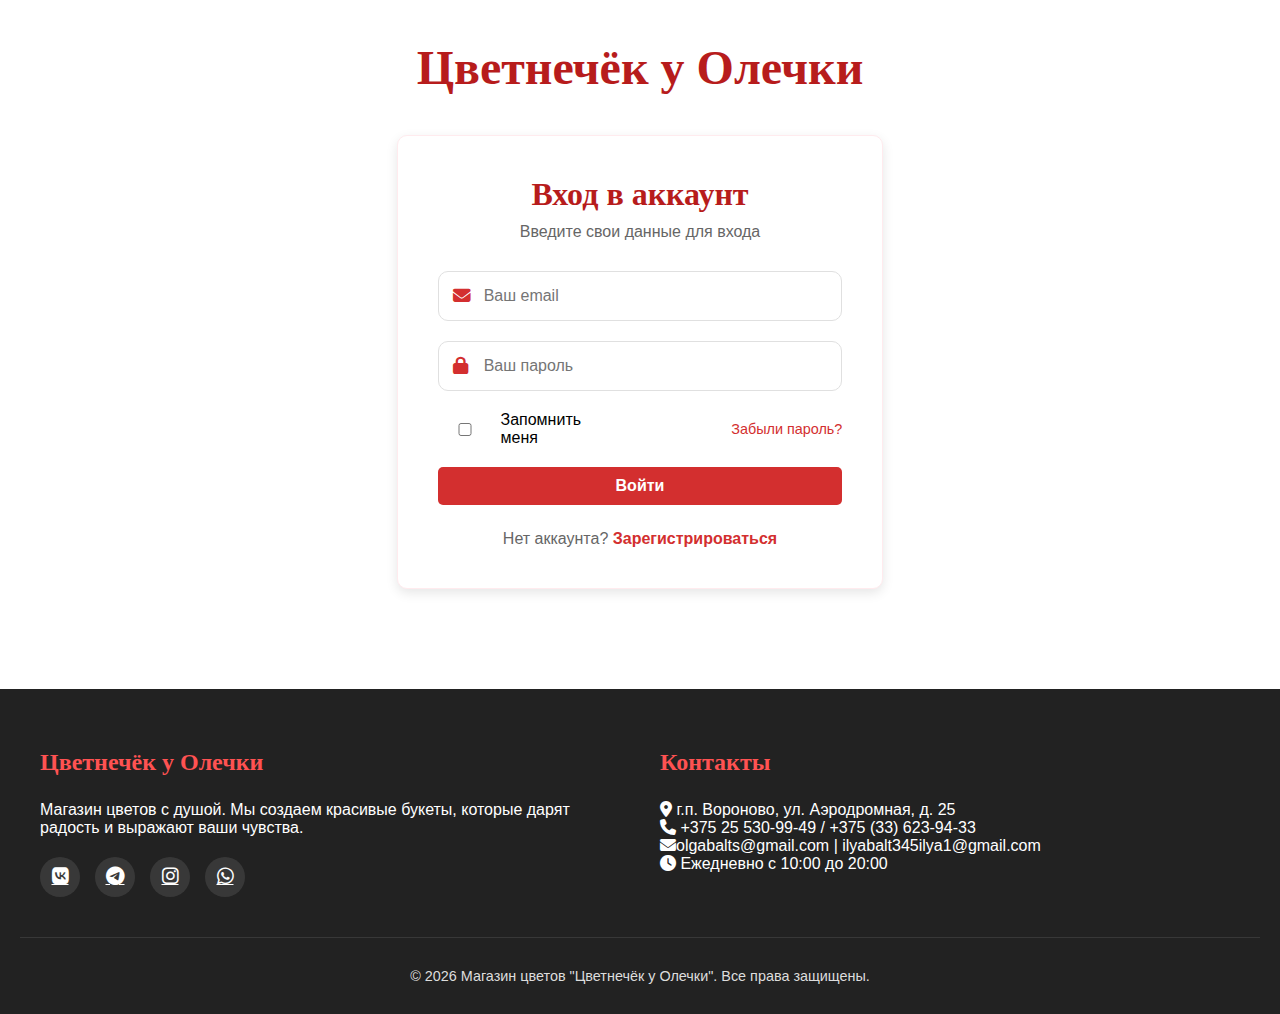
<file: home.html>
<!DOCTYPE html>
<html lang="ru">
<head>
    <meta charset="UTF-8">
    <meta name="viewport" content="width=device-width, initial-scale=1.0">
    <title>Цветничок у Оли | Главная</title>
    <link rel="stylesheet" href="https://cdnjs.cloudflare.com/ajax/libs/font-awesome/6.4.0/css/all.min.css">
    <link rel="stylesheet" href="style.css">
    <style>
        /* Специфичные стили для главной страницы */
        
        /* Герой-секция */
        .hero {
            background: linear-gradient(rgba(0, 0, 0, 0.5), rgba(0, 0, 0, 0.5)), 
                        url('https://images.unsplash.com/photo-1464207687429-7505649dae38?ixlib=rb-4.0.3&auto=format&fit=crop&w=1920&q=80');
            background-size: cover;
            background-position: center;
            color: var(--white);
            text-align: center;
            padding: 100px 20px;
            margin-bottom: 60px;
        }
        
        .hero-content {
            max-width: 800px;
            margin: 0 auto;
        }
        
        .hero h1 {
            font-size: 3.5rem;
            margin-bottom: 20px;
            font-family: 'Brush Script MT', cursive;
            text-shadow: 2px 2px 5px rgba(0, 0, 0, 0.5);
        }
        
        .hero p {
            font-size: 1.3rem;
            margin-bottom: 30px;
        }
        
        /* Секции */
        .section {
            padding: 60px 20px;
            max-width: 1200px;
            margin: 0 auto;
        }
        
        .section-title {
            text-align: center;
            font-size: 2.5rem;
            color: var(--dark-red);
            margin-bottom: 50px;
            font-family: 'Brush Script MT', cursive;
        }
        
        /* АКЦИЯ Скидка при самовывозе - НОВЫЙ БЛОК */
        .discount-section {
            padding: 40px 20px;
            max-width: 1200px;
            margin: 0 auto 60px auto;
        }
        
        .discount-container {
            text-align: center;
            background: linear-gradient(145deg, #2ecc71, #27ae60);
            padding: 40px;
            border-radius: 20px;
            box-shadow: 0 10px 30px rgba(46, 204, 113, 0.3);
            border: 5px solid white;
            position: relative;
            overflow: hidden;
            max-width: 600px;
            margin: 0 auto;
        }
        
        .discount-badge {
            position: absolute;
            top: 20px;
            right: 20px;
            background: #e74c3c;
            color: white;
            padding: 8px 15px;
            border-radius: 20px;
            font-size: 14px;
            font-weight: bold;
            transform: rotate(5deg);
            box-shadow: 3px 3px 5px rgba(0,0,0,0.2);
            z-index: 3;
        }
        
        .discount-title {
            color: white;
            font-size: 24px;
            font-weight: 700;
            margin-bottom: 10px;
            text-transform: uppercase;
            letter-spacing: 1.5px;
            position: relative;
            z-index: 2;
            text-shadow: 2px 2px 4px rgba(0,0,0,0.2);
        }
        
        .discount-percent {
            color: #fff;
            font-size: 100px;
            font-weight: 900;
            margin: 10px 0;
            position: relative;
            z-index: 2;
            text-shadow: 3px 3px 0 #27ae60,
                         6px 6px 0 rgba(0,0,0,0.1);
            line-height: 1;
        }
        
        .discount-percent::after {
            content: '%';
            font-size: 50px;
            vertical-align: super;
            margin-left: -10px;
        }
        
        .discount-subtitle {
            color: #e8f8ef;
            font-size: 18px;
            font-weight: 600;
            margin-top: 10px;
            position: relative;
            z-index: 2;
            letter-spacing: 1px;
        }
        
        /* Декоративные элементы акции */
        .discount-container::before {
            content: '';
            position: absolute;
            top: -50%;
            left: -50%;
            width: 200%;
            height: 200%;
            background: radial-gradient(circle, rgba(255,255,255,0.1) 1px, transparent 1px);
            background-size: 30px 30px;
            animation: float 20s linear infinite;
        }
        
        @keyframes float {
            0% { transform: rotate(0deg); }
            100% { transform: rotate(360deg); }
        }
        
        /* Эффект свечения для акции */
        .discount-container:hover {
            animation: glow 1s ease-in-out infinite alternate;
        }
        
        @keyframes glow {
            from {
                box-shadow: 0 10px 30px rgba(46, 204, 113, 0.3),
                            0 0 20px rgba(46, 204, 113, 0.5);
            }
            to {
                box-shadow: 0 10px 40px rgba(46, 204, 113, 0.5),
                            0 0 30px rgba(46, 204, 113, 0.8);
            }
        }
        
        /* Акции */
        .promotions {
            display: grid;
            grid-template-columns: repeat(auto-fit, minmax(350px, 1fr));
            gap: 30px;
            margin-bottom: 80px;
        }
        
        .promo-card {
            background-color: var(--white);
            border-radius: var(--border-radius);
            overflow: hidden;
            box-shadow: var(--shadow);
            transition: transform 0.3s;
            border: 1px solid var(--pale-red);
        }
        
        .promo-card:hover {
            transform: translateY(-10px);
        }
        
        .promo-badge {
            background-color: var(--primary-red);
            color: var(--white);
            padding: 8px 20px;
            display: inline-block;
            font-weight: bold;
            position: absolute;
            top: 20px;
            left: 0;
            border-radius: 0 20px 20px 0;
            z-index: 1;
        }
        
        .promo-image {
            height: 200px;
            overflow: hidden;
            position: relative;
        }
        
        .promo-image img {
            width: 100%;
            height: 100%;
            object-fit: cover;
            transition: transform 0.5s;
        }
        
        .promo-card:hover .promo-image img {
            transform: scale(1.05);
        }
        
        .promo-content {
            padding: 25px;
        }
        
        .promo-title {
            font-size: 1.5rem;
            color: var(--dark-gray);
            margin-bottom: 10px;
        }
        
        .promo-text {
            color: var(--text-gray);
            margin-bottom: 20px;
        }
        
        .promo-price {
            display: flex;
            align-items: center;
            gap: 15px;
            margin-bottom: 20px;
        }
        
        .old-price {
            text-decoration: line-through;
            color: #a0a0a0;
            font-size: 1.2rem;
        }
        
        .new-price {
            color: var(--primary-red);
            font-size: 1.8rem;
            font-weight: bold;
        }
        
        /* Преимущества */
        .features {
            display: grid;
            grid-template-columns: repeat(auto-fit, minmax(250px, 1fr));
            gap: 40px;
            margin-bottom: 80px;
        }
        
        .feature {
            text-align: center;
            padding: 30px 20px;
            border-radius: var(--border-radius);
            background-color: var(--pale-red);
            transition: transform 0.3s;
            border: 1px solid rgba(211, 47, 47, 0.1);
        }
        
        .feature:hover {
            transform: translateY(-5px);
        }
        
        .feature-icon {
            font-size: 3rem;
            color: var(--primary-red);
            margin-bottom: 20px;
        }
        
        .feature-title {
            font-size: 1.5rem;
            color: var(--dark-gray);
            margin-bottom: 15px;
        }
        
        /* Отзывы */
        .reviews {
            display: grid;
            grid-template-columns: repeat(auto-fit, minmax(300px, 1fr));
            gap: 30px;
            margin-bottom: 80px;
        }
        
        .review-card {
            background-color: var(--white);
            padding: 30px;
            border-radius: var(--border-radius);
            box-shadow: 0 10px 20px rgba(0, 0, 0, 0.05);
            border: 1px solid var(--pale-red);
        }
        
        .review-header {
            display: flex;
            align-items: center;
            margin-bottom: 20px;
        }
        
        .review-avatar {
            width: 60px;
            height: 60px;
            border-radius: 50%;
            background-color: var(--primary-red);
            display: flex;
            align-items: center;
            justify-content: center;
            color: var(--white);
            font-size: 1.5rem;
            font-weight: bold;
            margin-right: 15px;
        }
        
        .review-info h4 {
            color: var(--dark-gray);
            margin-bottom: 5px;
        }
        
        .review-rating {
            color: #ffc107;
        }
        
        /* Подписка на рассылку */
        .newsletter {
            background: linear-gradient(135deg, var(--pale-red) 0%, #ffcdd2 100%);
            padding: 60px 20px;
            text-align: center;
            border-radius: var(--border-radius);
            margin-bottom: 80px;
            border: 1px solid rgba(211, 47, 47, 0.2);
        }
        
        .newsletter-title {
            font-size: 2.2rem;
            color: var(--dark-red);
            margin-bottom: 20px;
            font-family: 'Brush Script MT', cursive;
        }
        
        .newsletter-form {
            max-width: 500px;
            margin: 0 auto;
            display: flex;
            gap: 10px;
        }
        
        .newsletter-input {
            flex: 1;
            padding: 15px 20px;
            border: none;
            border-radius: 30px;
            font-size: 1rem;
        }
        
        /* Стили для акционных товаров и новинок */
        .products-showcase {
            margin: 60px 0;
        }
        
        .showcase-grid {
            display: grid;
            grid-template-columns: repeat(auto-fill, minmax(280px, 1fr));
            gap: 25px;
            margin-bottom: 60px;
        }
        
        .product-card {
            background-color: var(--white);
            border-radius: var(--border-radius);
            overflow: hidden;
            box-shadow: 0 5px 15px rgba(0, 0, 0, 0.05);
            transition: all 0.3s;
            position: relative;
            border: 1px solid var(--pale-red);
        }
        
        .product-card:hover {
            box-shadow: 0 15px 30px rgba(0, 0, 0, 0.1);
            transform: translateY(-5px);
        }
        
        .product-badge {
            position: absolute;
            top: 15px;
            left: 15px;
            background-color: var(--primary-red);
            color: var(--white);
            padding: 5px 12px;
            border-radius: 20px;
            font-size: 0.8rem;
            font-weight: bold;
            z-index: 1;
        }
        
        .product-favorite {
            position: absolute;
            top: 15px;
            right: 15px;
            width: 35px;
            height: 35px;
            border-radius: 50%;
            background: white;
            border: none;
            color: #ccc;
            font-size: 1.2rem;
            cursor: pointer;
            display: flex;
            align-items: center;
            justify-content: center;
            z-index: 1;
            box-shadow: 0 2px 5px rgba(0,0,0,0.2);
            transition: all 0.3s;
        }
        
        .product-favorite:hover,
        .product-favorite.active {
            color: var(--primary-red);
            transform: scale(1.1);
        }
        
        .product-image {
            height: 220px;
            overflow: hidden;
            position: relative;
        }
        
        .product-image img {
            width: 100%;
            height: 100%;
            object-fit: cover;
            transition: transform 0.5s;
        }
        
        .product-card:hover .product-image img {
            transform: scale(1.05);
        }
        
        .product-content {
            padding: 20px;
        }
        
        .product-title {
            font-size: 1.3rem;
            color: var(--dark-gray);
            margin-bottom: 10px;
            height: 60px;
            overflow: hidden;
        }
        
        .product-description {
            color: var(--text-gray);
            font-size: 0.9rem;
            margin-bottom: 15px;
            height: 40px;
            overflow: hidden;
        }
        
        .product-price {
            color: var(--primary-red);
            font-size: 1.6rem;
            font-weight: bold;
            margin-bottom: 15px;
        }
        
        .old-price {
            text-decoration: line-through;
            color: #999;
            font-size: 1.2rem;
            margin-right: 10px;
        }
        
        .product-actions {
            display: flex;
            gap: 10px;
        }
        
        .btn-details {
            padding: 10px 20px;
            background-color: transparent;
            color: var(--primary-red);
            border: 2px solid var(--primary-red);
            border-radius: var(--border-radius);
            font-weight: 600;
            cursor: pointer;
            transition: all 0.3s;
            flex: 1;
            text-decoration: none;
            display: inline-block;
            text-align: center;
        }
        
        .btn-details:hover {
            background-color: var(--pale-red);
        }
        
        .welcome-user {
            background-color: var(--pale-red);
            padding: 20px;
            border-radius: var(--border-radius);
            margin-bottom: 40px;
            text-align: center;
            border-left: 5px solid var(--primary-red);
        }
        
        .welcome-user h2 {
            color: var(--dark-red);
            margin-bottom: 10px;
        }
        
        .user-stats {
            display: flex;
            justify-content: center;
            gap: 30px;
            margin-top: 20px;
            flex-wrap: wrap;
        }
        
        .stat-item {
            text-align: center;
        }
        
        .stat-value {
            font-size: 2rem;
            color: var(--primary-red);
            font-weight: bold;
        }
        
        .stat-label {
            color: var(--text-gray);
            font-size: 0.9rem;
        }
    </style>
</head>
<body>
    <!-- Проверка авторизации -->
    <script>
        if (!localStorage.getItem('currentUser')) {
            window.location.href = 'index.html';
        }
    </script>
    
<!-- Шапка сайта -->
<header class="header">
    <div class="header-container">
        <div class="header-main">
            <div class="logo-section">
                <div class="logo-icon-wrapper">
                    <i class="fas fa-spa"></i>
                </div>
                <div class="logo-text">
                    <h1 class="logo-title">Цветничок у Оли</h1>
                    <p class="logo-subtitle">Красивые цветы для вашего настроения</p>
                </div>
            </div>
            
            <div class="header-contacts">
                <div class="contact-item">
                    <i class="fas fa-phone"></i>
                    <div class="contact-info">
                        <span class="contact-number">+375 25 530-99-49</span>
                        <span class="contact-number">+375 33 623-94-33</span>
                    </div>
                </div>
                <div class="contact-item">
                    <i class="fas fa-map-marker-alt"></i>
                    <span class="contact-address">г.п. Вороново, ул. Аэродромная, д. 25</span>
                </div>
            </div>
            
            <div class="header-actions">
                <div class="user-section">
                    <span id="user-greeting"></span>
                    <a href="#" id="logout" class="logout-btn">Выйти</a>
                </div>
                <a href="cart.html" class="cart-button" id="open-cart">
                    <i class="fas fa-shopping-basket"></i>
                    <span class="cart-badge" id="cart-count">0</span>
                </a>
            </div>
        </div>
        
        <nav class="main-nav">
            <a href="home.html" class="nav-link active">
                <i class="fas fa-home"></i>
                <span>Главная</span>
            </a>
            <a href="catalog.html" class="nav-link">
                <i class="fas fa-th-large"></i>
                <span>Каталог</span>
            </a>
            <a href="contacts.html" class="nav-link">
                <i class="fas fa-address-book"></i>
                <span>Контакты</span>
            </a>
            <a href="account.html" class="nav-link">
                <i class="fas fa-user"></i>
                <span>Мой аккаунт</span>
            </a>
  <a href="news.html" class="nav-link">
                <i class="fas fa-newspaper"></i>
                <span>Новости</span>
            </a>
        </nav>
    </div>
</header>

    <!-- Приветствие пользователя -->
    <div class="section">
        <div class="welcome-user">
            <h2 id="welcome-message">Добро пожаловать!</h2>
        </div>
    </div>
    
    <!-- Герой-секция -->
    <section class="hero">
        <div class="hero-content">
            <h1>Цветы, которые говорят о любви</h1>
            <p>Эксклюзивные цветы от Олечки. Доставка по Вороновскому району в течение 2 суток.</p>
            <a href="catalog.html" class="btn btn-primary">Выбрать букет</a>
            <a href="#promotions" class="btn btn-secondary">Акции</a>
        </div>
    </section>
    


    <!-- Акционные товары -->
    <section class="section" id="promotions">
        <h2 class="section-title">Акционные предложения</h2>
        <div class="showcase-grid" id="promotional-products">
            <!-- Акционные товары будут добавлены через JavaScript -->

        </div>
    </section>


    
    <!-- Новинки сезона -->
    <section class="section">
        <h2 class="section-title">Новинки сезона</h2>
        <div class="showcase-grid" id="new-season-products">
            <!-- Новинки будут добавлены через JavaScript -->

        </div>
    </section>
    
    <!-- Преимущества -->
    <section class="section">
        <h2 class="section-title">Почему выбирают нас</h2>
        <div class="features">
            <div class="feature">
                <div class="feature-icon">
                    <i class="fas fa-leaf"></i>
                </div>
                <h3 class="feature-title">Свежие цветы</h3>
                <p>Мы работаем с цветами уже больше 5 лет, поэтому наши цветы всегда свежие и долго радуют своей красотой.</p>
            </div>
            
            <div class="feature">
                <div class="feature-icon">
                    <i class="fas fa-shipping-fast"></i>
                </div>
                <h3 class="feature-title">Быстрая доставка</h3>
                <p>Доставляем букеты в течение 2 суток по Вороновскому району. Работаем 7 дней в неделю.</p>
            </div>
            
            <div class="feature">
                <div class="feature-icon">
                    <i class="fas fa-award"></i>
                </div>
                <h3 class="feature-title">Опытная Олечка</h3>
                <p>Олечка - занимается цветами уже более 5 лет. Каждый цветок создается с любовью и вниманием к деталям.</p>
            </div>
            
            <div class="feature">
                <div class="feature-icon">
                    <i class="fas fa-heart"></i>
                </div>
                <h3 class="feature-title">Подход к цветам</h3>
                <p>Выращиваем цветы круглый год и заботимся о каждом для вас.</p>
            </div>
        </div>
    </section>
    
    <!-- Отзывы -->
    <section class="section">
        <h2 class="section-title">Отзывы наших клиентов</h2>
        <div class="reviews">
            <div class="review-card">
                <div class="review-header">
                    <div class="review-avatar">АП</div>
                    <div class="review-info">
                        <h4>Анна Петрова</h4>
                        <div class="review-rating">
                            <i class="fas fa-star"></i>
                            <i class="fas fa-star"></i>
                            <i class="fas fa-star"></i>
                            <i class="fas fa-star"></i>
                            <i class="fas fa-star"></i>
                        </div>
                    </div>
                </div>
                <p>"Заказывала цветы на годовщину свадьбы. Цветы были невероятно свежие и красивые! Муж был в восторге. Доставка пришла точно в указанное время. Обязательно буду заказывать еще!"</p>
            </div>
            
            <div class="review-card">
                <div class="review-header">
                    <div class="review-avatar">МС</div>
                    <div class="review-info">
                        <h4>Максим Смирнов</h4>
                        <div class="review-rating">
                            <i class="fas fa-star"></i>
                            <i class="fas fa-star"></i>
                            <i class="fas fa-star"></i>
                            <i class="fas fa-star"></i>
                            <i class="fas fa-star-half-alt"></i>
                        </div>
                    </div>
                </div>
                <p>"Пользуюсь услугами магазина уже больше года. Всегда качественные цветы, профессиональные флористы. Особенно нравится сервис доставки - всегда вовремя и аккуратно."</p>
            </div>
            
            <div class="review-card">
                <div class="review-header">
                    <div class="review-avatar">ЕК</div>
                    <div class="review-info">
                        <h4>Екатерина Ковалева</h4>
                        <div class="review-rating">
                            <i class="fas fa-star"></i>
                            <i class="fas fa-star"></i>
                            <i class="fas fa-star"></i>
                            <i class="fas fa-star"></i>
                            <i class="fas fa-star"></i>
                        </div>
                    </div>
                </div>
                <p>"Заказала цветы для подруги на день рождения. Сделали именно то, что я хотела, даже лучше! Подруга была в полном восторге. Теперь рекомендую ваш магазин всем знакомым!"</p>
            </div>
        </div>
    </section>
    
   
    
    <!-- Футер -->
    <footer class="footer">
        <div class="footer-content">
            <div class="footer-column">
                <h3>Цветнечёк у Олечки</h3>
                <p>Магазин цветов с душой. Мы создаем красивые букеты, которые дарят радость и выражают ваши чувства.</p>
                <div class="social-icons">
                    <a href="#"><i class="fab fa-vk"></i></a>
                    <a href="#"><i class="fab fa-telegram"></i></a>
                    <a href="#"><i class="fab fa-instagram"></i></a>
                    <a href="#"><i class="fab fa-whatsapp"></i></a>
                </div>
            </div>
            
            <div class="footer-column">
                <h3>Магазин</h3>
                <ul class="footer-links">
                    <li><a href="catalog.html">Каталог букетов</a></li>
            
                    <li><a href="#promotions">Акции и скидки</a></li>
                </ul>
            </div>
            
            <div class="footer-column">
                <h3>Помощь</h3>
                <ul class="footer-links">
                    <li><a href="#">Доставка и оплата</a></li>
                    <li><a href="#">Уход за цветами</a></li>
                    <li><a href="#">Частые вопросы</a></li>
                    <li><a href="contacts.html">Контакты</a></li>
                </ul>
            </div>
            
            <div class="footer-column">
                <h3>Контакты</h3>
                <p><i class="fas fa-map-marker-alt"></i> г.п. Вороново, ул. Аэродромная, д. 25</p>
                <p><i class="fas fa-phone"></i> +375 25 530-99-49 / +375 (33) 623-94-33</p>
                <p><i class="fas fa-envelope"></i> olgabalts@gmail.com / ilyabalt345ilya1@gmail.com</p>
                <p><i class="fas fa-clock"></i> Ежедневно с 10:00 до 20:00</p>
            </div>
        </div>
        
        <div class="footer-bottom">
            <p>&copy; 2026 Магазин цветов "Цветнечёк у Олечки". Все права защищены.</p>
        </div>
    </footer>

    <!-- Корзина (модальное окно) -->
    <div class="cart-modal" id="cart-modal">
        <div class="cart-header">
            <h3>Корзина</h3>
            <button class="close-cart" id="close-cart">&times;</button>
        </div>
        <div class="cart-content" id="cart-content">
            <!-- Содержимое корзины -->
        </div>
        <div class="cart-summary" id="cart-summary">
            <div class="cart-total">
                <span>Итого:</span>
                <span class="cart-total-amount" id="cart-total">0 руб.</span>
            </div>
            <button class="checkout-btn" id="checkout-btn" disabled>Оформить заказ</button>
        </div>
    </div>
    
    <!-- Уведомление -->
    <div class="notification" id="notification">
        Товар добавлен в корзину!
    </div>

    <script>
    // Проверка авторизации
    const currentUser = JSON.parse(localStorage.getItem('currentUser'));
    if (!currentUser) {
        window.location.href = 'index.html';
    }
    
    // ТОВАРЫ ДЛЯ АКЦИЙ
    const promotionalProducts = [
        { 
            id: 1, 
            name: "Георгины вегетативные", 
            price: 8, 
            oldPrice: 12,
            description: "Низкорослые георгины для сада",
            image: "https://i.okcdn.ru/i?r=CFRAm_VFBkioSGBqh1KLntt06MFo4g5uSnK0cvpuqrPJ995xVi3fxSXrV17J_etk9d0segI-1U3enf481quDrAG8n2RMBiefhyQv195j0SSEkZlA_QAAACk", 
            badge: "АКЦИЯ"
        },
        { 
            id: 2, 
            name: "Бальзамин новогвинейский", 
            price: 9, 
            oldPrice: 15,
            description: "Декоративный бальзамин с яркими цветами",
            image: "https://i.okcdn.ru/i?r=CFRAm_VFBkioSGBqh1IKUtFwKHEdY8wagSMfym_uNdySumU0muPNNzMA_YkvAJr0qZWh0LUrQHkkrKLFoR_NKBNgH88vL7jCk33EPsT0KoYMXUWEAgAAACk", 
            badge: "СКИДКА"
        },
        { 
            id: 5, 
            name: "Букет 'Страсть'", 
            price: 38, 
            oldPrice: 45,
            description: "Яркие красные розы в элегантной упаковке",
            image: "https://images.unsplash.com/photo-1464207687429-7505649dae38?ixlib=rb-4.0.3&auto=format&fit=crop&w=600&q=80", 
            badge: "АКЦИЯ"
        }
    ];
    
    // ТОВАРЫ ДЛЯ НОВИНОК
    const newSeasonProducts = [
        { 
            id: 3, 
            name: "Бегонии", 
            price: 6, 
            description: "Красивые бегонии для дома и сада",
            image: "https://i.okcdn.ru/i?r=CFxAm_VFBkioSGBqh1LamAAOc8pbUTclt-RyglJI6NK9iz8eUjTKfFt-d3OFUsyZsqltUpmMLTCX19JX_Uh8fEGjMNCf3zMd-p_D-QeyziEhVmlGoAgunXwsIg68AAAAKQ", 
            badge: "НОВИНКА"
        },
        { 
            id: 4, 
            name: "Розы красные", 
            price: 12, 
            description: "Красные розы, 10 штук",
            image: "https://images.unsplash.com/photo-1518621736915-f3b1c41bfd00", 
            badge: "НОВОЕ"
        },
        { 
            id: 6, 
            name: "Тюльпаны весенние", 
            price: 15, 
            description: "Яркие тюльпаны разных цветов",
            image: "https://images.unsplash.com/photo-1495231916356-a86217efff12", 
            badge: "СЕЗОН"
        }
    ];
    
    // Корзина
    let cart = JSON.parse(localStorage.getItem('flowerCart')) || [];
    
    // Когда страница загрузилась
    document.addEventListener('DOMContentLoaded', function() {
        // Показываем имя пользователя
        if (currentUser) {
            const greetingElement = document.getElementById('user-greeting');
            const welcomeElement = document.getElementById('welcome-message');
            
            if (greetingElement) {
                greetingElement.textContent = `Привет, ${currentUser.name}!`;
            }
            if (welcomeElement) {
                welcomeElement.textContent = `Добро пожаловать, ${currentUser.name}!`;
            }
        }
        
        // Показываем товары
        showPromotionalProducts();
        showNewSeasonProducts();
        
        // Обновляем корзину
        updateCartCount();
        
        // Настраиваем кнопки
        setupButtons();
    });
    
    // Показать акционные товары
    function showPromotionalProducts() {
        const container = document.getElementById('promotional-products');
        if (!container) return;
        
        let html = '';
        
        promotionalProducts.forEach(product => {
            const isFavorite = checkFavoriteStatus(product.id);
            const heartClass = isFavorite ? 'fas fa-heart' : 'far fa-heart';
            
            html += `
            <div class="product-card">
                ${product.badge ? `<div class="product-badge">${product.badge}</div>` : ''}
                <button class="product-favorite ${isFavorite ? 'active' : ''}" onclick="toggleFavorite(${product.id})">
                    <i class="${heartClass}"></i>
                </button>
                <div class="product-image">
                    <img src="${product.image}" alt="${product.name}" onerror="this.src='https://via.placeholder.com/300x200?text=Цветок'">
                </div>
                <div class="product-content">
                    <h3 class="product-title">${product.name}</h3>
                    <p class="product-description">${product.description}</p>
                    <div class="product-price">
                        ${product.oldPrice ? `<span class="old-price">${product.oldPrice} руб.</span>` : ''}
                        ${product.price} руб.
                    </div>
                    <div class="product-actions">
                        <button class="btn btn-primary btn-small" onclick="addToCart(${product.id})">В корзину</button>
                        <a href="product-details.html?id=${product.id}" class="btn-details">Подробнее</a>
                    </div>
                </div>
            </div>
            `;
        });
        
        container.innerHTML = html;
    }
    
    // Показать новинки сезона
    function showNewSeasonProducts() {
        const container = document.getElementById('new-season-products');
        if (!container) return;
        
        let html = '';
        
        newSeasonProducts.forEach(product => {
            const isFavorite = checkFavoriteStatus(product.id);
            const heartClass = isFavorite ? 'fas fa-heart' : 'far fa-heart';
            
            html += `
            <div class="product-card">
                ${product.badge ? `<div class="product-badge">${product.badge}</div>` : ''}
                <button class="product-favorite ${isFavorite ? 'active' : ''}" onclick="toggleFavorite(${product.id})">
                    <i class="${heartClass}"></i>
                </button>
                <div class="product-image">
                    <img src="${product.image}" alt="${product.name}" onerror="this.src='https://via.placeholder.com/300x200?text=Цветок'">
                </div>
                <div class="product-content">
                    <h3 class="product-title">${product.name}</h3>
                    <p class="product-description">${product.description}</p>
                    <div class="product-price">${product.price} руб.</div>
                    <div class="product-actions">
                        <button class="btn btn-primary btn-small" onclick="addToCart(${product.id})">В корзину</button>
                        <a href="product-details.html?id=${product.id}" class="btn-details">Подробнее</a>
                    </div>
                </div>
            </div>
            `;
        });
        
        container.innerHTML = html;
    }
    
    // Проверить избранное
    function checkFavoriteStatus(productId) {
        const currentUser = JSON.parse(localStorage.getItem('currentUser'));
        if (!currentUser) return false;
        
        const users = JSON.parse(localStorage.getItem('flowerShopUsers')) || [];
        const user = users.find(u => u.email === currentUser.email);
        
        return user && user.favorites && user.favorites.includes(productId);
    }
    
    // Переключить избранное
    window.toggleFavorite = function(productId) {
        const currentUser = JSON.parse(localStorage.getItem('currentUser'));
        if (!currentUser) {
            alert('Войдите в аккаунт чтобы добавить в избранное');
            return;
        }
        
        const users = JSON.parse(localStorage.getItem('flowerShopUsers')) || [];
        const userIndex = users.findIndex(u => u.email === currentUser.email);
        
        if (userIndex === -1) return;
        
        if (!users[userIndex].favorites) {
            users[userIndex].favorites = [];
        }
        
        const favorites = users[userIndex].favorites;
        const isFavorite = favorites.includes(productId);
        
        if (!isFavorite) {
            // Добавить
            favorites.push(productId);
            showMessage('Товар добавлен в избранное');
            
            // Обновить иконку
            const button = event.target.closest('.product-favorite');
            const icon = button.querySelector('i');
            icon.className = 'fas fa-heart';
            button.classList.add('active');
        } else {
            // Удалить
            users[userIndex].favorites = favorites.filter(id => id !== productId);
            showMessage('Товар удален из избранного');
            
            // Обновить иконку
            const button = event.target.closest('.product-favorite');
            const icon = button.querySelector('i');
            icon.className = 'far fa-heart';
            button.classList.remove('active');
        }
        
        localStorage.setItem('flowerShopUsers', JSON.stringify(users));
    };
    
    // Добавить в корзину
    window.addToCart = function(productId) {
        const allProducts = [...promotionalProducts, ...newSeasonProducts];
        const product = allProducts.find(p => p.id === productId);
        
        if (!product) {
            showMessage('Товар не найден');
            return;
        }
        
        // Проверить есть ли уже в корзине
        let item = cart.find(item => item.id === productId);
        
        if (item) {
            item.quantity += 1;
        } else {
            cart.push({
                id: product.id,
                name: product.name,
                price: product.price,
                image: product.image,
                quantity: 1
            });
        }
        
        // Сохранить
        localStorage.setItem('flowerCart', JSON.stringify(cart));
        
        // Обновить счетчик
        updateCartCount();
        
        // Показать сообщение
        showMessage(`"${product.name}" добавлен в корзину!`);
    };
    
    // Обновить счетчик корзины
    function updateCartCount() {
        const countElement = document.getElementById('cart-count');
        if (!countElement) return;
        
        const total = cart.reduce((sum, item) => sum + item.quantity, 0);
        countElement.textContent = total;
    }
    
    // Показать сообщение
    function showMessage(text) {
        // Создать или найти уведомление
        let notification = document.getElementById('notification');
        if (!notification) {
            notification = document.createElement('div');
            notification.id = 'notification';
            notification.style.cssText = `
                position: fixed;
                top: 20px;
                right: 20px;
                background: var(--primary-red);
                color: white;
                padding: 15px 25px;
                border-radius: 5px;
                z-index: 1000;
                display: none;
            `;
            document.body.appendChild(notification);
        }
        
        notification.textContent = text;
        notification.style.display = 'block';
        
        setTimeout(() => {
            notification.style.display = 'none';
        }, 3000);
    }
    
    // Настроить кнопки
    function setupButtons() {
        // Выход
        const logoutBtn = document.getElementById('logout');
        if (logoutBtn) {
            logoutBtn.addEventListener('click', function(e) {
                e.preventDefault();
                localStorage.removeItem('currentUser');
                window.location.href = 'index.html';
            });
        }
    }
</script>
</body>
</html>
</file>
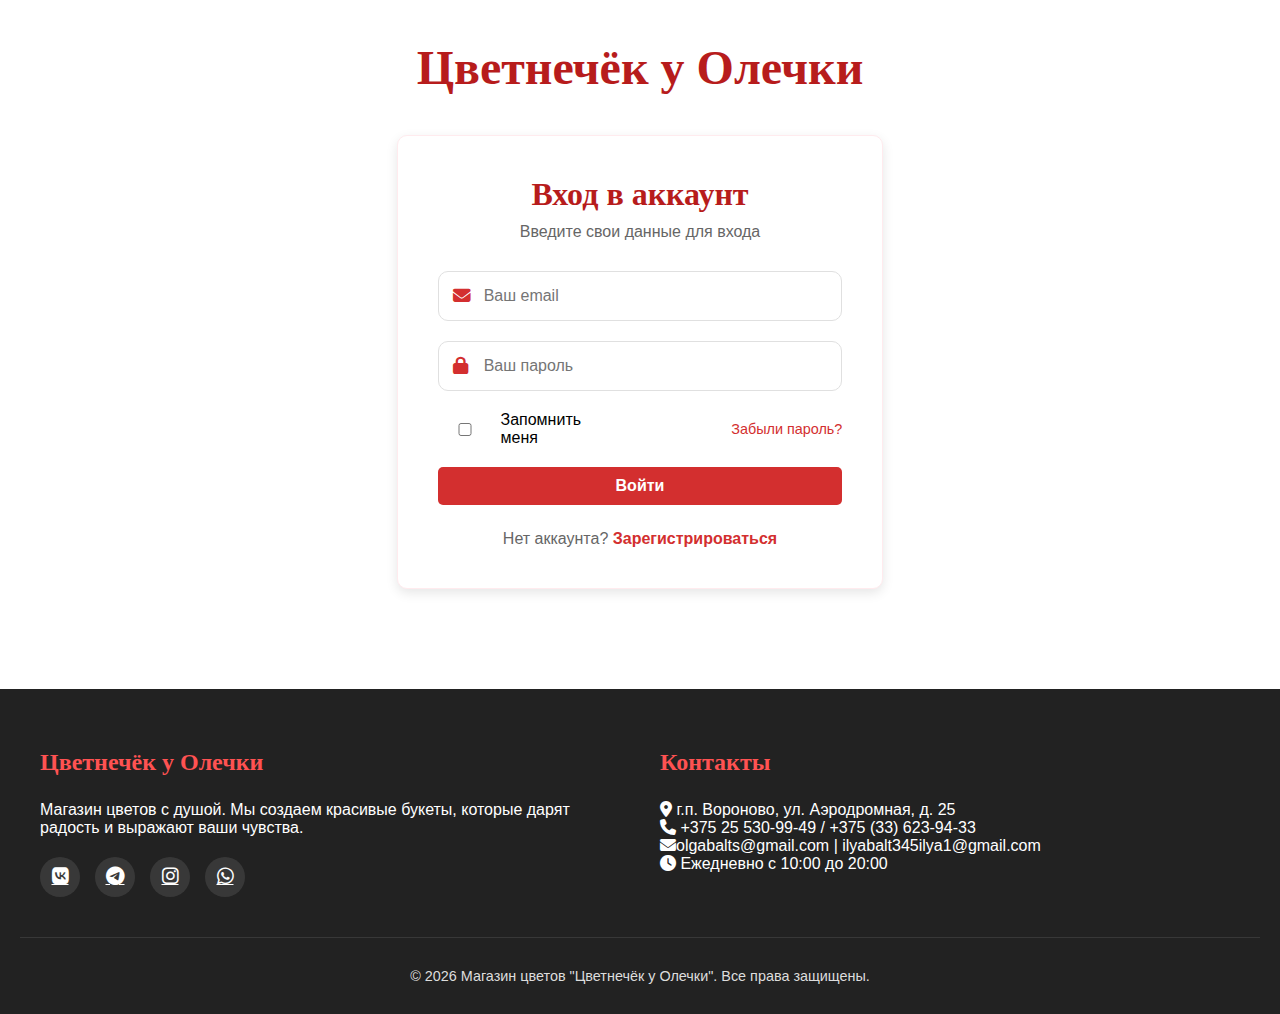
<file: news.html>
<!DOCTYPE html>
<html lang="ru">
<head>
    <meta charset="UTF-8">
    <meta name="viewport" content="width=device-width, initial-scale=1.0">
    <title>Цветничок у Оли | Новости</title>
    <link rel="stylesheet" href="https://cdnjs.cloudflare.com/ajax/libs/font-awesome/6.4.0/css/all.min.css">
    <link rel="stylesheet" href="style.css">
    <style>
        /* Специфичные стили для страницы новостей */
        
        /* Герой-секция */
        .news-hero {
            background: linear-gradient(rgba(211, 47, 47, 0.8), rgba(211, 47, 47, 0.9)), 
                        url('https://images.unsplash.com/photo-1495147466023-ac5c588e2e94?ixlib=rb-4.0.3&auto=format&fit=crop&w=1920&q=80');
            background-size: cover;
            background-position: center;
            color: var(--white);
            text-align: center;
            padding: 80px 20px;
            margin-bottom: 60px;
        }
        
        .news-hero-content {
            max-width: 800px;
            margin: 0 auto;
        }
        
        .news-hero h1 {
            font-size: 3.5rem;
            margin-bottom: 20px;
            font-family: 'Brush Script MT', cursive;
            text-shadow: 2px 2px 5px rgba(0, 0, 0, 0.5);
        }
        
        .news-hero p {
            font-size: 1.3rem;
            margin-bottom: 30px;
            max-width: 600px;
            margin-left: auto;
            margin-right: auto;
        }
        
        /* Основной контент */
        .news-section {
            padding: 60px 20px;
            max-width: 1200px;
            margin: 0 auto;
        }
        
        .news-title {
            text-align: center;
            font-size: 2.5rem;
            color: var(--dark-red);
            margin-bottom: 50px;
            font-family: 'Brush Script MT', cursive;
        }
        
        /* Фильтры новостей */
        .news-filters {
            display: flex;
            justify-content: center;
            flex-wrap: wrap;
            gap: 15px;
            margin-bottom: 40px;
        }
        
        .filter-btn {
            padding: 10px 25px;
            background-color: var(--white);
            border: 2px solid var(--pale-red);
            border-radius: 30px;
            color: var(--dark-gray);
            font-weight: 600;
            cursor: pointer;
            transition: all 0.3s;
        }
        
        .filter-btn:hover,
        .filter-btn.active {
            background-color: var(--primary-red);
            color: var(--white);
            border-color: var(--primary-red);
        }
        
        /* Сетка новостей */
        .news-grid {
            display: grid;
            grid-template-columns: repeat(auto-fill, minmax(350px, 1fr));
            gap: 40px;
            margin-bottom: 80px;
        }
        
        .news-card {
            background-color: var(--white);
            border-radius: var(--border-radius);
            overflow: hidden;
            box-shadow: var(--shadow);
            transition: all 0.3s;
            border: 1px solid var(--pale-red);
            height: 100%;
        }
        
        .news-card:hover {
            transform: translateY(-10px);
            box-shadow: 0 15px 30px rgba(0, 0, 0, 0.1);
        }
        
        .news-badge {
            position: absolute;
            top: 20px;
            left: 0;
            background-color: var(--primary-red);
            color: var(--white);
            padding: 8px 20px;
            border-radius: 0 20px 20px 0;
            font-weight: bold;
            z-index: 1;
        }
        
        .news-badge.new {
            background-color: #27ae60;
        }
        
        .news-badge.event {
            background-color: #3498db;
        }
        
        .news-badge.sale {
            background-color: #e74c3c;
        }
        
        .news-image {
            height: 220px;
            overflow: hidden;
            position: relative;
        }
        
        .news-image img {
            width: 100%;
            height: 100%;
            object-fit: cover;
            transition: transform 0.5s;
        }
        
        .news-card:hover .news-image img {
            transform: scale(1.05);
        }
        
        .news-content {
            padding: 25px;
            flex-grow: 1;
            display: flex;
            flex-direction: column;
        }
        
        .news-date {
            color: var(--primary-red);
            font-size: 0.9rem;
            font-weight: 600;
            margin-bottom: 10px;
            display: flex;
            align-items: center;
            gap: 8px;
        }
        
        .news-date i {
            font-size: 1rem;
        }
        
        .news-card-title {
            font-size: 1.5rem;
            color: var(--dark-gray);
            margin-bottom: 15px;
            line-height: 1.3;
        }
        
        .news-excerpt {
            color: var(--text-gray);
            margin-bottom: 20px;
            line-height: 1.6;
            flex-grow: 1;
        }
        
        .news-read-more {
            color: var(--primary-red);
            font-weight: 600;
            text-decoration: none;
            display: flex;
            align-items: center;
            gap: 8px;
            transition: all 0.3s;
        }
        
        .news-read-more:hover {
            color: var(--dark-red);
            gap: 12px;
        }
        
        /* Подписка на новости */
        .news-subscribe {
            background: linear-gradient(135deg, var(--pale-red) 0%, #ffcdd2 100%);
            padding: 60px 20px;
            text-align: center;
            border-radius: var(--border-radius);
            margin-bottom: 80px;
            border: 1px solid rgba(211, 47, 47, 0.2);
        }
        
        .news-subscribe-title {
            font-size: 2.2rem;
            color: var(--dark-red);
            margin-bottom: 20px;
            font-family: 'Brush Script MT', cursive;
        }
        
        .news-subscribe-form {
            max-width: 500px;
            margin: 0 auto;
            display: flex;
            gap: 10px;
            flex-wrap: wrap;
            justify-content: center;
        }
        
        .news-subscribe-input {
            flex: 1;
            min-width: 250px;
            padding: 15px 20px;
            border: none;
            border-radius: 30px;
            font-size: 1rem;
        }
        
        /* Архив новостей */
        .news-archive {
            margin-bottom: 80px;
        }
        
        .archive-title {
            font-size: 2rem;
            color: var(--dark-red);
            margin-bottom: 30px;
            text-align: center;
            font-family: 'Brush Script MT', cursive;
        }
        
        .archive-list {
            max-width: 800px;
            margin: 0 auto;
        }
        
        .archive-item {
            padding: 20px;
            border-bottom: 1px solid var(--pale-red);
            display: flex;
            justify-content: space-between;
            align-items: center;
            transition: background-color 0.3s;
        }
        
        .archive-item:hover {
            background-color: rgba(255, 175, 183, 0.1);
        }
        
        .archive-item-date {
            color: var(--text-gray);
            font-weight: 600;
            min-width: 120px;
        }
        
        .archive-item-title {
            color: var(--dark-gray);
            flex-grow: 1;
            margin: 0 20px;
        }
        
        .archive-item-link {
            color: var(--primary-red);
            text-decoration: none;
            font-weight: 600;
            display: flex;
            align-items: center;
            gap: 5px;
        }
        
        .archive-item-link:hover {
            color: var(--dark-red);
        }
        
        /* Адаптивность */
        @media (max-width: 768px) {
            .news-grid {
                grid-template-columns: 1fr;
            }
            
            .news-hero h1 {
                font-size: 2.5rem;
            }
            
            .archive-item {
                flex-direction: column;
                align-items: flex-start;
                gap: 10px;
            }
            
            .archive-item-title {
                margin: 10px 0;
            }
        }
        
        /* Модальное окно для новости */
        .news-modal {
            display: none;
            position: fixed;
            top: 0;
            left: 0;
            width: 100%;
            height: 100%;
            background-color: rgba(0, 0, 0, 0.8);
            z-index: 1000;
            overflow-y: auto;
            padding: 20px;
        }
        
        .news-modal-content {
            background-color: white;
            max-width: 800px;
            margin: 50px auto;
            border-radius: var(--border-radius);
            overflow: hidden;
            box-shadow: 0 20px 50px rgba(0, 0, 0, 0.3);
        }
        
        .news-modal-header {
            padding: 20px 30px;
            background-color: var(--primary-red);
            color: white;
            display: flex;
            justify-content: space-between;
            align-items: center;
        }
        
        .news-modal-title {
            font-size: 1.8rem;
            margin: 0;
        }
        
        .close-news-modal {
            background: none;
            border: none;
            color: white;
            font-size: 2rem;
            cursor: pointer;
            line-height: 1;
        }
        
        .news-modal-body {
            padding: 30px;
        }
        
        .news-modal-image {
            width: 100%;
            height: 400px;
            object-fit: cover;
            border-radius: var(--border-radius);
            margin-bottom: 30px;
        }
        
        .news-modal-date {
            color: var(--primary-red);
            font-weight: 600;
            margin-bottom: 20px;
            display: flex;
            align-items: center;
            gap: 10px;
        }
        
        .news-modal-text {
            color: var(--dark-gray);
            line-height: 1.8;
            font-size: 1.1rem;
        }
        
        .news-modal-text p {
            margin-bottom: 20px;
        }
        
        .news-modal-text ul,
        .news-modal-text ol {
            margin-bottom: 20px;
            padding-left: 20px;
        }
        
        .news-modal-text li {
            margin-bottom: 10px;
        }
        
        /* Приветствие пользователя */
        .welcome-user {
            background-color: var(--pale-red);
            padding: 20px;
            border-radius: var(--border-radius);
            margin-bottom: 40px;
            text-align: center;
            border-left: 5px solid var(--primary-red);
        }
        
        .welcome-user h2 {
            color: var(--dark-red);
            margin-bottom: 10px;
        }
    </style>
</head>
<body>
    <!-- Проверка авторизации -->
    <script>
        if (!localStorage.getItem('currentUser')) {
            window.location.href = 'index.html';
        }
    </script>
    
    <!-- Шапка сайта -->
    <header class="header">
        <div class="header-container">
            <div class="header-main">
                <div class="logo-section">
                    <div class="logo-icon-wrapper">
                        <i class="fas fa-spa"></i>
                    </div>
                    <div class="logo-text">
                        <h1 class="logo-title">Цветничок у Оли</h1>
                        <p class="logo-subtitle">Красивые цветы для вашего настроения</p>
                    </div>
                </div>
                
                <div class="header-contacts">
                    <div class="contact-item">
                        <i class="fas fa-phone"></i>
                        <div class="contact-info">
                            <span class="contact-number">+375 25 530-99-49</span>
                            <span class="contact-number">+375 33 623-94-33</span>
                        </div>
                    </div>
                    <div class="contact-item">
                        <i class="fas fa-map-marker-alt"></i>
                        <span class="contact-address">г.п. Вороново, ул. Аэродромная, д. 25</span>
                    </div>
                </div>
                
                <div class="header-actions">
                    <div class="user-section">
                        <span id="user-greeting"></span>
                        <a href="#" id="logout" class="logout-btn">Выйти</a>
                    </div>
                    <a href="cart.html" class="cart-button" id="open-cart">
                        <i class="fas fa-shopping-basket"></i>
                        <span class="cart-badge" id="cart-count">0</span>
                    </a>
                </div>
            </div>
            
            <nav class="main-nav">
                <a href="home.html" class="nav-link">
                    <i class="fas fa-home"></i>
                    <span>Главная</span>
                </a>
                <a href="catalog.html" class="nav-link">
                    <i class="fas fa-th-large"></i>
                    <span>Каталог</span>
                </a>
                <a href="news.html" class="nav-link active">
                    <i class="fas fa-newspaper"></i>
                    <span>Новости</span>
                </a>
                <a href="contacts.html" class="nav-link">
                    <i class="fas fa-address-book"></i>
                    <span>Контакты</span>
                </a>
                <a href="account.html" class="nav-link">
                    <i class="fas fa-user"></i>
                    <span>Мой аккаунт</span>
                </a>
            </nav>
        </div>
    </header>

    <!-- Приветствие пользователя -->
    <div class="section">
        <div class="welcome-user">
            <h2 id="welcome-message">Новости цветочного мира</h2>
            <p>Будьте в курсе последних событий, акций и полезных советов от Цветничка у Оли!</p>
        </div>
    </div>
    
    <!-- Герой-секция -->
    <section class="news-hero">
        <div class="news-hero-content">
            <h1>Новости и события</h1>
            <p>Узнавайте первыми о новинках, акциях и интересных событиях в мире цветов от Олечки!</p>
        </div>
    </section>
    
    <!-- Фильтры новостей -->
    <section class="news-section">
        <h2 class="news-title">Последние новости</h2>
        
        <div class="news-filters">
            <button class="filter-btn active" data-filter="all">Все новости</button>
            <button class="filter-btn" data-filter="new">Новинки</button>
            <button class="filter-btn" data-filter="sale">Акции</button>
            <button class="filter-btn" data-filter="event">События</button>
            <button class="filter-btn" data-filter="tips">Советы</button>
        </div>
        
        <!-- Сетка новостей -->
        <div class="news-grid" id="news-grid">
            <!-- Новости будут добавлены через JavaScript -->
        </div>
        
    
        <!-- Архив новостей -->
        <div class="news-archive">
            <h2 class="archive-title">Архив новостей</h2>
            <div class="archive-list" id="archive-list">
                <!-- Архив будет добавлен через JavaScript -->
            </div>
        </div>
    </section>
    
    <!-- Футер -->
    <footer class="footer">
        <div class="footer-content">
            <div class="footer-column">
                <h3>Цветничок у Олечки</h3>
                <p>Магазин цветов с душой. Мы создаем красивые букеты, которые дарят радость и выражают ваши чувства.</p>
                <div class="social-icons">
                    <a href="#"><i class="fab fa-vk"></i></a>
                    <a href="#"><i class="fab fa-telegram"></i></a>
                    <a href="#"><i class="fab fa-instagram"></i></a>
                    <a href="#"><i class="fab fa-whatsapp"></i></a>
                </div>
            </div>
            
            <div class="footer-column">
                <h3>Магазин</h3>
                <ul class="footer-links">
                    <li><a href="catalog.html">Каталог букетов</a></li>
                    <li><a href="news.html">Новости и акции</a></li>
                    <li><a href="#promotions">Спецпредложения</a></li>
                </ul>
            </div>
            
            <div class="footer-column">
                <h3>Помощь</h3>
                <ul class="footer-links">
                    <li><a href="#">Доставка и оплата</a></li>
                    <li><a href="#">Уход за цветами</a></li>
                    <li><a href="#">Частые вопросы</a></li>
                    <li><a href="contacts.html">Контакты</a></li>
                </ul>
            </div>
            
            <div class="footer-column">
                <h3>Контакты</h3>
                <p><i class="fas fa-map-marker-alt"></i> г.п. Вороново, ул. Аэродромная, д. 25</p>
                <p><i class="fas fa-phone"></i> +375 25 530-99-49 / +375 (33) 623-94-33</p>
                <p><i class="fas fa-envelope"></i> olgabalts@gmail.com / ilyabalt345ilya1@gmail.com</p>
                <p><i class="fas fa-clock"></i> Ежедневно с 10:00 до 20:00</p>
            </div>
        </div>
        
        <div class="footer-bottom">
            <p>&copy; 2026 Магазин цветов "Цветничок у Олечки". Все права защищены.</p>
        </div>
    </footer>

    <!-- Модальное окно для новости -->
    <div class="news-modal" id="news-modal">
        <div class="news-modal-content">
            <div class="news-modal-header">
                <h3 class="news-modal-title" id="modal-news-title"></h3>
                <button class="close-news-modal" id="close-news-modal">&times;</button>
            </div>
            <div class="news-modal-body" id="modal-news-body">
                <!-- Контент будет добавлен через JavaScript -->
            </div>
        </div>
    </div>

    <!-- Уведомление -->
    <div class="notification" id="notification">
        Товар добавлен в корзину!
    </div>

    <script>
    // Проверка авторизации
    const currentUser = JSON.parse(localStorage.getItem('currentUser'));
    if (!currentUser) {
        window.location.href = 'index.html';
    }
    
    // Новости магазина
    const newsData = [
        {
            id: 1,
            title: "Новые весенние цветы уже в продаже!",
            excerpt: "Встречайте весну с нашими новыми поступлениями: тюльпаны, нарциссы и гиацинты.",
            content: "<p>Дорогие друзья! Спешим сообщить, что в нашем магазине появились первые весенние цветы. Мы привезли свежие тюльпаны разных сортов и расцветок, нежные нарциссы и ароматные гиацинты.</p><p>Каждый букет составлен с любовью и вниманием к деталям. Весенние цветы — это не только красиво, но и прекрасный способ поднять настроение после долгой зимы.</p><p>Приходите в наш магазин или заказывайте доставку — порадуйте себя и своих близких свежими весенними цветами!</p>",
            image: "https://images.unsplash.com/photo-1495231916356-a86217efff12?ixlib=rb-4.0.3&auto=format&fit=crop&w=800&q=80",
            date: "15.03.2026",
            category: "new",
            badge: "НОВОЕ"
        },
        {
            id: 2,
            title: "Скидка 15% на все букеты к 8 марта",
            excerpt: "Специальное предложение к Международному женскому дню. Действует до 10 марта.",
            content: "<p>В преддверии Международного женского дня мы подготовили специальную акцию для наших клиентов!</p><p>С 1 по 10 марта действует скидка 15% на все букеты в нашем магазине. Это прекрасная возможность порадовать мам, жен, подруг и коллег красивыми цветами по выгодной цене.</p><p>Акция распространяется как на готовые букеты, так и на индивидуальные заказы. Успейте сделать заказ заранее, чтобы получить скидку и гарантировать доставку к празднику.</p>",
            image: "https://images.unsplash.com/photo-1557170339-0b0a576d1c8a?ixlib=rb-4.0.3&auto=format&fit=crop&w=800&q=80",
            date: "28.02.2026",
            category: "sale",
            badge: "АКЦИЯ"
        },
        {
            id: 3,
            title: "Мастер-класс по флористике от Олечки",
            excerpt: "Приглашаем на бесплатный мастер-класс по созданию весенних композиций.",
            content: "<p>Дорогие друзья! Олечка приглашает всех желающих на бесплатный мастер-класс по флористике, который состоится 25 марта в нашем магазине.</p><p>На мастер-классе вы научитесь:</p><ul><li>Выбирать и сочетать цветы</li><li>Создавать гармоничные композиции</li><li>Правильно ухаживать за срезанными цветами</li><li>Делать красивые упаковки для букетов</li></ul><p>Количество мест ограничено, поэтому записывайтесь заранее по телефону +375 25 530-99-49.</p>",
            image: "https://images.unsplash.com/photo-1464207687429-7505649dae38?ixlib=rb-4.0.3&auto=format&fit=crop&w=800&q=80",
            date: "10.03.2026",
            category: "event",
            badge: "СОБЫТИЕ"
        },
        {
            id: 4,
            title: "Как продлить жизнь срезанным цветам",
            excerpt: "Полезные советы от Олечки по уходу за цветами, чтобы они дольше радовали своей красотой.",
            content: "<p>Многие задаются вопросом: как сделать так, чтобы срезанные цветы стояли как можно дольше? Олечка делится своими секретами:</p><ol><li><strong>Правильная подготовка</strong> — подрезайте стебли под углом 45 градусов перед тем, как поставить цветы в воду.</li><li><strong>Чистая вода</strong> — меняйте воду ежедневно и промывайте вазу.</li><li><strong>Удаление листьев</strong> — убирайте все листья, которые будут находиться под водой.</li><li><strong>Температурный режим</strong> — избегайте сквозняков и прямых солнечных лучей.</li><li><strong>Питание</strong> — используйте специальные добавки для цветов или добавляйте в воду немного сахара и лимонной кислоты.</li></ol><p>Следуя этим простым советам, ваши цветы будут радовать вас значительно дольше!</p>",
            image: "https://images.unsplash.com/photo-1518621736915-f3b1c41bfd00?ixlib=rb-4.0.3&auto=format&fit=crop&w=800&q=80",
            date: "05.03.2026",
            category: "tips",
            badge: "СОВЕТ"
        },
        {
            id: 5,
            title: "Новая коллекция комнатных растений",
            excerpt: "В нашем магазине появилась новая коллекция комнатных растений для вашего дома.",
            content: "<p>Мы расширили ассортимент комнатных растений! Теперь в нашем магазине вы найдете не только срезанные цветы, но и разнообразные комнатные растения.</p><p>В новой коллекции представлены:</p><ul><li>Декоративно-лиственные растения (фикусы, монстеры, замиокулькасы)</li><li>Цветущие растения (орхидеи, спатифиллумы, антуриумы)</li><li>Суккуленты и кактусы</li><li>Травы для кухни (базилик, мята, розмарин)</li></ul><p>Все растения здоровые и ухоженные, привезены из проверенных питомников. Приходите выбирать зеленых друзей для вашего дома!</p>",
            image: "https://images.unsplash.com/photo-1416879595882-3373a0480b5b?ixlib=rb-4.0.3&auto=format&fit=crop&w=800&q=80",
            date: "20.02.2026",
            category: "new",
            badge: "НОВИНКА"
        },
        {
            id: 6,
            title: "День всех влюбленных: специальные предложения",
            excerpt: "Романтические букеты и скидки для пар к 14 февраля.",
            content: "<p>День Святого Валентина — прекрасный повод выразить свои чувства с помощью цветов. Мы подготовили специальные предложения к этому романтическому празднику:</p><p><strong>1. Готовые романтические букеты</strong> — классические красные розы, нежные пионы, экзотические орхидеи.</p><p><strong>2. Индивидуальные заказы</strong> — создадим букет по вашим пожеланиям и предпочтениям вашей второй половинки.</p><p><strong>3. Скидка 10%</strong> на все заказы, сделанные до 10 февраля.</p><p><strong>4. Бесплатная открытка</strong> с признанием в любви к каждому букету.</p><p>Заказывайте заранее, чтобы мы могли подготовить для вас самый красивый букет!</p>",
            image: "https://images.unsplash.com/photo-1511988617509-a57c8a288659?ixlib=rb-4.0.3&auto=format&fit=crop&w=800&q=80",
            date: "01.02.2026",
            category: "sale",
            badge: "АКЦИЯ"
        }
    ];
    
    // Архив новостей (старые новости)
    const archiveData = [
        { id: 7, title: "Открытие нового филиала магазина", date: "15.01.2026" },
        { id: 8, title: "Новогодняя распродажа горшечных растений", date: "20.12.2025" },
        { id: 9, title: "Встреча с поставщиками из Голландии", date: "05.12.2025" },
        { id: 10, title: "Осенняя коллекция хризантем", date: "10.10.2025" },
        { id: 11, title: "Летняя акция: скидки на свадебные букеты", date: "01.06.2025" },
        { id: 12, title: "Выставка цветов в Минске", date: "15.05.2025" }
    ];
    
    // Корзина
    let cart = JSON.parse(localStorage.getItem('flowerCart')) || [];
    
    // Когда страница загрузилась
    document.addEventListener('DOMContentLoaded', function() {
        // Показываем имя пользователя
        if (currentUser) {
            const greetingElement = document.getElementById('user-greeting');
            const welcomeElement = document.getElementById('welcome-message');
            
            if (greetingElement) {
                greetingElement.textContent = `Привет, ${currentUser.name}!`;
            }
            if (welcomeElement) {
                welcomeElement.textContent = `Новости цветочного мира, ${currentUser.name}!`;
            }
        }
        
        // Показываем новости
        showNews('all');
        
        // Показываем архив
        showArchive();
        
        // Обновляем корзину
        updateCartCount();
        
        // Настраиваем кнопки
        setupButtons();
        
        // Настраиваем фильтры
        setupFilters();
        
        // Настраиваем подписку
        setupSubscription();
    });
    
    // Показать новости
    function showNews(filter = 'all') {
        const container = document.getElementById('news-grid');
        if (!container) return;
        
        // Фильтруем новости
        let filteredNews = newsData;
        if (filter !== 'all') {
            filteredNews = newsData.filter(news => news.category === filter);
        }
        
        // Сортируем по дате (сначала новые)
        filteredNews.sort((a, b) => {
            const dateA = parseDate(a.date);
            const dateB = parseDate(b.date);
            return dateB - dateA;
        });
        
        let html = '';
        
        filteredNews.forEach(news => {
            html += `
            <div class="news-card" data-category="${news.category}">
                <div class="news-badge ${news.category}">${news.badge}</div>
                <div class="news-image">
                    <img src="${news.image}" alt="${news.title}" onerror="this.src='https://via.placeholder.com/400x300?text=Новость'">
                </div>
                <div class="news-content">
                    <div class="news-date">
                        <i class="far fa-calendar-alt"></i>
                        ${news.date}
                    </div>
                    <h3 class="news-card-title">${news.title}</h3>
                    <p class="news-excerpt">${news.excerpt}</p>
                    <a href="#" class="news-read-more" onclick="openNewsModal(${news.id}); return false;">
                        Читать далее
                        <i class="fas fa-arrow-right"></i>
                    </a>
                </div>
            </div>
            `;
        });
        
        container.innerHTML = html;
    }
    
    // Показать архив
    function showArchive() {
        const container = document.getElementById('archive-list');
        if (!container) return;
        
        let html = '';
        
        archiveData.forEach(item => {
            html += `
            <div class="archive-item">
                <div class="archive-item-date">${item.date}</div>
                <div class="archive-item-title">${item.title}</div>
                <a href="#" class="archive-item-link" onclick="openArchiveNews(${item.id}); return false;">
                    Открыть
                    <i class="fas fa-external-link-alt"></i>
                </a>
            </div>
            `;
        });
        
        container.innerHTML = html;
    }
    
    // Открыть модальное окно с новостью
    window.openNewsModal = function(newsId) {
        const news = newsData.find(n => n.id === newsId);
        if (!news) return;
        
        const modal = document.getElementById('news-modal');
        const title = document.getElementById('modal-news-title');
        const body = document.getElementById('modal-news-body');
        
        if (!modal || !title || !body) return;
        
        title.textContent = news.title;
        
        body.innerHTML = `
            <div class="news-modal-date">
                <i class="far fa-calendar-alt"></i>
                ${news.date}
            </div>
            <img src="${news.image}" alt="${news.title}" class="news-modal-image" onerror="this.src='https://via.placeholder.com/800x400?text=Новость'">
            <div class="news-modal-text">
                ${news.content}
            </div>
        `;
        
        modal.style.display = 'block';
        document.body.style.overflow = 'hidden';
    };
    
    // Открыть архивную новость
    window.openArchiveNews = function(newsId) {
        alert(`Новость #${newsId} из архива. Детали будут добавлены позже.`);
    };
    
    // Парсинг даты из строки
    function parseDate(dateString) {
        const parts = dateString.split('.');
        return new Date(parts[2], parts[1] - 1, parts[0]);
    }
    
    // Настроить фильтры
    function setupFilters() {
        const filterButtons = document.querySelectorAll('.filter-btn');
        
        filterButtons.forEach(button => {
            button.addEventListener('click', function() {
                // Убрать активный класс у всех кнопок
                filterButtons.forEach(btn => btn.classList.remove('active'));
                
                // Добавить активный класс текущей кнопке
                this.classList.add('active');
                
                // Показать отфильтрованные новости
                const filter = this.getAttribute('data-filter');
                showNews(filter);
            });
        });
    }
    
    // Настроить подписку
    function setupSubscription() {
        const form = document.getElementById('news-subscribe-form');
        if (!form) return;
        
        form.addEventListener('submit', function(e) {
            e.preventDefault();
            
            const emailInput = this.querySelector('input[type="email"]');
            const email = emailInput.value.trim();
            
            if (!email) {
                showMessage('Пожалуйста, введите email');
                return;
            }
            
            if (!validateEmail(email)) {
                showMessage('Пожалуйста, введите корректный email');
                return;
            }
            
            // Сохранить подписку
            const subscriptions = JSON.parse(localStorage.getItem('newsSubscriptions')) || [];
            if (!subscriptions.includes(email)) {
                subscriptions.push(email);
                localStorage.setItem('newsSubscriptions', JSON.stringify(subscriptions));
            }
            
            // Показать сообщение
            showMessage('Вы успешно подписались на новости!');
            
            // Очистить поле
            emailInput.value = '';
        });
    }
    
    // Валидация email
    function validateEmail(email) {
        const re = /^[^\s@]+@[^\s@]+\.[^\s@]+$/;
        return re.test(email);
    }
    
    // Обновить счетчик корзины
    function updateCartCount() {
        const countElement = document.getElementById('cart-count');
        if (!countElement) return;
        
        const total = cart.reduce((sum, item) => sum + item.quantity, 0);
        countElement.textContent = total;
    }
    
    // Показать сообщение
    function showMessage(text) {
        // Создать или найти уведомление
        let notification = document.getElementById('notification');
        if (!notification) {
            notification = document.createElement('div');
            notification.id = 'notification';
            notification.style.cssText = `
                position: fixed;
                top: 20px;
                right: 20px;
                background: var(--primary-red);
                color: white;
                padding: 15px 25px;
                border-radius: 5px;
                z-index: 1000;
                display: none;
            `;
            document.body.appendChild(notification);
        }
        
        notification.textContent = text;
        notification.style.display = 'block';
        
        setTimeout(() => {
            notification.style.display = 'none';
        }, 3000);
    }
    
    // Настроить кнопки
    function setupButtons() {
        // Выход
        const logoutBtn = document.getElementById('logout');
        if (logoutBtn) {
            logoutBtn.addEventListener('click', function(e) {
                e.preventDefault();
                localStorage.removeItem('currentUser');
                window.location.href = 'index.html';
            });
        }
        
        // Закрытие модального окна новости
        const closeModalBtn = document.getElementById('close-news-modal');
        const modal = document.getElementById('news-modal');
        
        if (closeModalBtn && modal) {
            closeModalBtn.addEventListener('click', function() {
                modal.style.display = 'none';
                document.body.style.overflow = 'auto';
            });
            
            // Закрытие при клике вне окна
            modal.addEventListener('click', function(e) {
                if (e.target === modal) {
                    modal.style.display = 'none';
                    document.body.style.overflow = 'auto';
                }
            });
        }
    }
    </script>
</body>
</html>
</file>
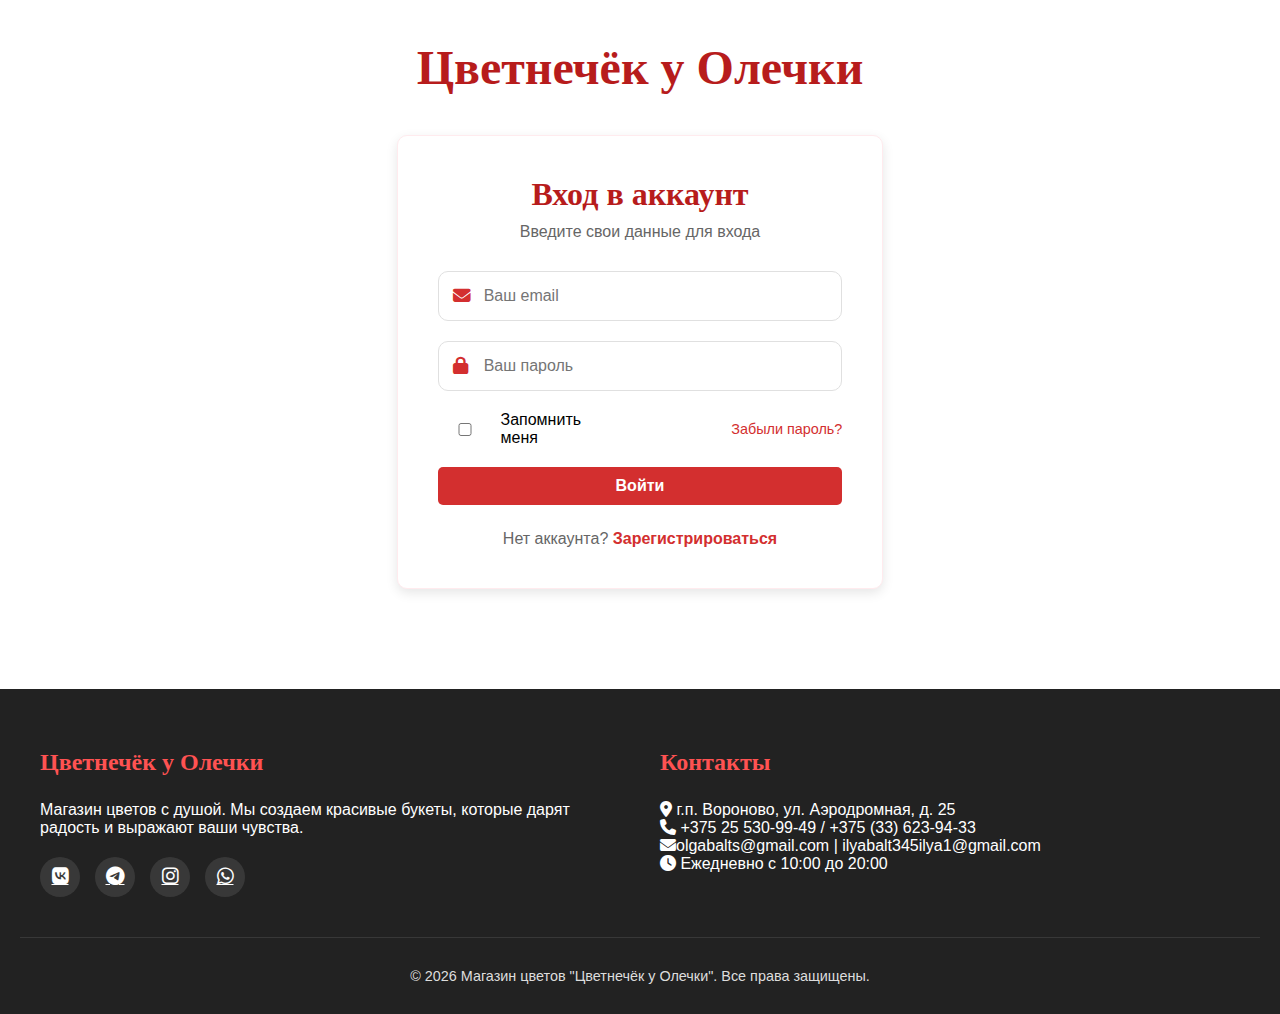
<file: product-details.html>
<!DOCTYPE html>
<html lang="ru">
<head>
    <meta charset="UTF-8">
    <meta name="viewport" content="width=device-width, initial-scale=1.0">
    <title>Цветнечёк у Олечки | Детали товара</title>
    <link rel="stylesheet" href="https://cdnjs.cloudflare.com/ajax/libs/font-awesome/6.4.0/css/all.min.css">
    <link rel="stylesheet" href="style.css">
    <style>
        /* Стили для детальной страницы товара */
        
        .product-detail-container {
            max-width: 1400px;
            margin: 0 auto;
            padding: 30px 20px;
        }
        
        .product-breadcrumbs {
            margin-bottom: 30px;
            color: var(--text-gray);
            font-size: 0.9rem;
        }
        
        .product-breadcrumbs a {
            color: var(--primary-red);
            text-decoration: none;
        }
        
        .product-breadcrumbs a:hover {
            text-decoration: underline;
        }
        
        /* Основная часть с фото и информацией */
        .product-main {
            display: flex;
            gap: 40px;
            margin-bottom: 50px;
        }
        
        @media (max-width: 992px) {
            .product-main {
                flex-direction: column;
            }
        }
        
        /* Галерея фотографий */
        .product-gallery {
            flex: 1;
            max-width: 500px;
        }
        
        .main-image-container {
            width: 100%;
            height: 400px;
            border-radius: var(--border-radius);
            overflow: hidden;
            margin-bottom: 15px;
            box-shadow: 0 5px 15px rgba(0, 0, 0, 0.1);
            position: relative;
        }
        
        .main-image {
            width: 100%;
            height: 100%;
            object-fit: cover;
            transition: transform 0.5s;
        }
        
        .gallery-nav {
            position: absolute;
            top: 50%;
            width: 100%;
            display: flex;
            justify-content: space-between;
            transform: translateY(-50%);
            padding: 0 15px;
            z-index: 2;
        }
        
        .gallery-nav-btn {
            width: 40px;
            height: 40px;
            border-radius: 50%;
            background-color: rgba(255, 255, 255, 0.8);
            border: none;
            display: flex;
            align-items: center;
            justify-content: center;
            cursor: pointer;
            font-size: 1.2rem;
            color: var(--dark-red);
            transition: all 0.3s;
            box-shadow: 0 2px 10px rgba(0, 0, 0, 0.1);
        }
        
        .gallery-nav-btn:hover {
            background-color: var(--white);
            transform: scale(1.1);
        }
        
        .image-counter {
            position: absolute;
            bottom: 15px;
            right: 15px;
            background-color: rgba(0, 0, 0, 0.6);
            color: var(--white);
            padding: 5px 10px;
            border-radius: 20px;
            font-size: 0.8rem;
            z-index: 2;
        }
        
        .thumbnails-container {
            display: flex;
            gap: 10px;
            overflow-x: auto;
            padding: 10px 0;
        }
        
        .thumbnail {
            width: 80px;
            height: 80px;
            border-radius: 8px;
            overflow: hidden;
            cursor: pointer;
            border: 2px solid transparent;
            flex-shrink: 0;
            transition: all 0.3s;
        }
        
        .thumbnail.active {
            border-color: var(--primary-red);
        }
        
        .thumbnail img {
            width: 100%;
            height: 100%;
            object-fit: cover;
        }
        
        .thumbnail:hover {
            transform: translateY(-3px);
            box-shadow: 0 5px 10px rgba(0, 0, 0, 0.1);
        }
        
        /* Информация о товаре */
        .product-info {
            flex: 1;
        }
        
        .product-header {
            margin-bottom: 20px;
            padding-bottom: 20px;
            border-bottom: 1px solid var(--pale-red);
        }
        
        .product-title {
            font-size: 2rem;
            color: var(--dark-red);
            margin-bottom: 10px;
        }
        
        .product-rating {
            display: flex;
            align-items: center;
            gap: 10px;
            margin-bottom: 15px;
        }
        
        .stars {
            color: #FFD700;
        }
        
        .rating-count {
            color: var(--text-gray);
            font-size: 0.9rem;
        }
        
        .product-article {
            color: var(--text-gray);
            font-size: 0.9rem;
        }
        
        .product-price-section {
            margin-bottom: 30px;
            padding: 20px;
            background-color: var(--pale-red);
            border-radius: var(--border-radius);
        }
        
        .current-price {
            font-size: 2.5rem;
            color: var(--primary-red);
            font-weight: bold;
            margin-bottom: 5px;
        }
        
        .old-price {
            text-decoration: line-through;
            color: var(--text-gray);
            font-size: 1.5rem;
            margin-right: 15px;
        }
        
        .discount-percent {
            background-color: var(--primary-red);
            color: var(--white);
            padding: 3px 10px;
            border-radius: 20px;
            font-size: 0.9rem;
            font-weight: bold;
        }
        
        .product-actions {
            display: flex;
            gap: 15px;
            margin-bottom: 30px;
            flex-wrap: wrap;
        }
        
        .btn-buy {
            padding: 15px 30px;
            background-color: var(--primary-red);
            color: var(--white);
            border: none;
            border-radius: var(--border-radius);
            font-weight: bold;
            font-size: 1.1rem;
            cursor: pointer;
            transition: all 0.3s;
            flex: 1;
            min-width: 200px;
        }
        
        .btn-buy:hover {
            background-color: var(--dark-red);
        }
        
        .btn-favorite {
            width: 50px;
            height: 50px;
            border-radius: 50%;
            border: 2px solid var(--primary-red);
            background-color: transparent;
            color: var(--primary-red);
            font-size: 1.2rem;
            cursor: pointer;
            transition: all 0.3s;
            display: flex;
            align-items: center;
            justify-content: center;
        }
        
        .btn-favorite:hover,
        .btn-favorite.active {
            background-color: var(--primary-red);
            color: var(--white);
        }
        
        /* Характеристики товара */
        .product-specs {
            margin-bottom: 40px;
        }
        
        .specs-title {
            font-size: 1.3rem;
            color: var(--dark-red);
            margin-bottom: 20px;
            padding-bottom: 10px;
            border-bottom: 2px solid var(--pale-red);
        }
        
        .specs-table {
            width: 100%;
            border-collapse: collapse;
        }
        
        .specs-table tr {
            border-bottom: 1px solid #eee;
        }
        
        .specs-table td {
            padding: 12px 0;
            vertical-align: top;
        }
        
        .specs-table td:first-child {
            color: var(--text-gray);
            width: 40%;
            font-weight: 500;
        }
        
        .specs-table td:last-child {
            color: var(--dark-gray);
            width: 60%;
        }
        
        /* Описание товара */
        .product-description-section {
            margin-bottom: 50px;
        }
        
        .description-title {
            font-size: 1.3rem;
            color: var(--dark-red);
            margin-bottom: 20px;
        }
        
        .description-content {
            line-height: 1.6;
            color: var(--dark-gray);
        }
        
        /* Похожие товары */
        .similar-products {
            margin-bottom: 60px;
        }
        
        .similar-title {
            font-size: 1.5rem;
            color: var(--dark-red);
            margin-bottom: 30px;
            text-align: center;
        }
        
        .similar-grid {
            display: grid;
            grid-template-columns: repeat(auto-fill, minmax(250px, 1fr));
            gap: 25px;
        }
        
        /* Инструкция по замене фото */
        .photo-instruction {
            background-color: #fff8e1;
            border: 1px solid #ffecb3;
            border-radius: var(--border-radius);
            padding: 20px;
            margin-top: 30px;
            color: #5d4037;
        }
        
        .photo-instruction h4 {
            color: #3e2723;
            margin-bottom: 15px;
        }
        
        .photo-path {
            background-color: #f5f5f5;
            padding: 8px 12px;
            border-radius: 4px;
            font-family: monospace;
            margin: 10px 0;
            border-left: 3px solid var(--primary-red);
        }
        
        /* Адаптивность */
        @media (max-width: 768px) {
            .product-title {
                font-size: 1.5rem;
            }
            
            .current-price {
                font-size: 2rem;
            }
            
            .btn-buy {
                min-width: 100%;
            }
            
            .product-actions {
                flex-direction: column;
            }
            
            .gallery-nav-btn {
                width: 35px;
                height: 35px;
            }
        }
        
        @media (max-width: 480px) {
            .main-image-container {
                height: 300px;
            }
            
            .thumbnail {
                width: 60px;
                height: 60px;
            }
            
            .specs-table td:first-child,
            .specs-table td:last-child {
                width: 100%;
                display: block;
            }
            
            .specs-table td:first-child {
                padding-bottom: 5px;
            }
        }
    </style>
</head>
<body>
    <!-- Проверка авторизации -->
    <script>
        if (!localStorage.getItem('currentUser')) {
            window.location.href = 'index.html';
        }
    </script>
    
    <!-- Шапка сайта -->
<header class="header">
    <div class="header-container">
        <div class="header-main">
            <div class="logo-section">
                <div class="logo-icon-wrapper">
                    <i class="fas fa-spa"></i>
                </div>
                <div class="logo-text">
                    <h1 class="logo-title">Цветничок у Оли</h1>
                    <p class="logo-subtitle">Красивые цветы для вашего настроения</p>
                </div>
            </div>
            
            <div class="header-contacts">
                <div class="contact-item">
                    <i class="fas fa-phone"></i>
                    <div class="contact-info">
                        <span class="contact-number">+375 25 530-99-49</span>
                        <span class="contact-number">+375 33 623-94-33</span>
                    </div>
                </div>
                <div class="contact-item">
                    <i class="fas fa-map-marker-alt"></i>
                    <span class="contact-address">г.п. Вороново, ул. Аэродромная, д. 25</span>
                </div>
            </div>
            
            <div class="header-actions">
                <div class="user-section">
                    <span id="user-greeting"></span>
                    <a href="#" id="logout" class="logout-btn">Выйти</a>
                </div>
                <a href="cart.html" class="cart-button" id="open-cart">
                    <i class="fas fa-shopping-basket"></i>
                    <span class="cart-badge" id="cart-count">0</span>
                </a>
            </div>
        </div>
        
        <nav class="main-nav">
            <a href="home.html" class="nav-link">
                <i class="fas fa-home"></i>
                <span>Главная</span>
            </a>
            <a href="catalog.html" class="nav-link active">
                <i class="fas fa-th-large"></i>
                <span>Каталог</span>
            </a>
            <a href="contacts.html" class="nav-link">
                <i class="fas fa-address-book"></i>
                <span>Контакты</span>
            </a>
            <a href="account.html" class="nav-link">
                <i class="fas fa-user"></i>
                <span>Мой аккаунт</span>
            </a>
        </nav>
    </div>
</header>
    
    <!-- Детальная страница товара -->
    <div class="product-detail-container">
        <!-- Хлебные крошки -->
        <div class="product-breadcrumbs">
            <a href="catalog.html">Каталог</a> / 
            <a href="#" id="category-breadcrumb">Розы</a> / 
            <span id="product-breadcrumb">Название товара</span>
        </div>
        
        <!-- Основная информация о товаре -->
        <div class="product-main">
            <!-- Галерея фотографий -->
            <div class="product-gallery">
                <div class="main-image-container">
                    <img src="" alt="" class="main-image" id="main-image">
                    <div class="gallery-nav">
                        <button class="gallery-nav-btn" id="prev-image"><i class="fas fa-chevron-left"></i></button>
                        <button class="gallery-nav-btn" id="next-image"><i class="fas fa-chevron-right"></i></button>
                    </div>
                    <div class="image-counter" id="image-counter">1 / 3</div>
                </div>
                
                <div class="thumbnails-container" id="thumbnails-container">
                    <!-- Миниатюры будут добавлены через JavaScript -->
                </div>
            </div>
            
            <!-- Информация о товаре -->
            <div class="product-info">
                <div class="product-header">
                    <h1 class="product-title" id="product-title">Название товара</h1>
                    <div class="product-rating">
                        <div class="stars">
                            <i class="fas fa-star"></i>
                            <i class="fas fa-star"></i>
                            <i class="fas fa-star"></i>
                            <i class="fas fa-star"></i>
                            <i class="fas fa-star-half-alt"></i>
                        </div>
                        <span class="rating-count">4.7 (124 отзыва)</span>
                    </div>
                    <div class="product-article">Артикул: <span id="product-article">000001</span></div>
                </div>
                
                <div class="product-price-section">
                    <div class="current-price">
                        <span id="current-price">0</span> руб.
                    </div>
                    <div>
                        <span class="old-price" id="old-price"></span>
                        <span class="discount-percent" id="discount-percent"></span>
                    </div>
                </div>
                
                <!-- Кнопки действий -->
                <div class="product-actions">
                    <button class="btn-buy" id="add-to-cart-detail">Добавить в корзину</button>
                    <button class="btn-favorite" id="add-to-favorite"><i class="far fa-heart"></i></button>
                </div>
                
                <!-- Характеристики товара -->
                <div class="product-specs">
                    <h3 class="specs-title">Характеристики</h3>
                    <table class="specs-table" id="specs-table">
                        <!-- Характеристики будут добавлены через JavaScript -->
                    </table>
                </div>
                
                <!-- Описание товара -->
                <div class="product-description-section">
                    <h3 class="description-title">Описание</h3>
                    <div class="description-content" id="description-content">
                        Описание товара...
                    </div>
                </div>
            </div>
        </div>
        
        <!-- Похожие товары -->
        <div class="similar-products">
            <h3 class="similar-title">Похожие товары</h3>
            <div class="similar-grid" id="similar-products">
                <!-- Похожие товары будут добавлены через JavaScript -->
            </div>
        </div>
    </div>
    
    <!-- Футер -->
    <footer class="footer">
        <div class="footer-content">
            <div class="footer-column">
                <h3>Цветнечёк у Олечки</h3>
                <p>Магазин цветов с душой. Мы создаем красивые букеты, которые дарят радость и выражают ваши чувства.</p>
                <div class="social-icons">
                    <a href="#"><i class="fab fa-vk"></i></a>
                    <a href="#"><i class="fab fa-telegram"></i></a>
                    <a href="#"><i class="fab fa-instagram"></i></a>
                    <a href="#"><i class="fab fa-whatsapp"></i></a>
                </div>
            </div>
            
            <div class="footer-column">
                <h3>Магазин</h3>
                <ul class="footer-links">
                    <li><a href="catalog.html">Каталог букетов</a></li>
                    <li><a href="home.html">Акции и скидки</a></li>
                </ul>
            </div>
            
            <div class="footer-column">
                <h3>Помощь</h3>
                <ul class="footer-links">
                    <li><a href="#">Доставка и оплата</a></li>
                    <li><a href="#">Уход за цветами</a></li>
                    <li><a href="#">Частые вопросы</a></li>
                    <li><a href="contacts.html">Контакты</a></li>
                </ul>
            </div>
            
            <div class="footer-column">
                <h3>Контакты</h3>
                <p><i class="fas fa-map-marker-alt"></i> г.п. Вороново, ул. Аэродромная, д. 25</p>
                <p><i class="fas fa-phone"></i> +375 25 530-99-49 / +375 (33) 623-94-33</p>
                <p><i class="fas fa-envelope"></i> ilyabalt345ilya1@gmail.com / olgabalts@gmail.com</p>
                <p><i class="fas fa-clock"></i> Ежедневно с 10:00 до 20:00</p>
            </div>
        </div>
        
        <div class="footer-bottom">
            <p>&copy; 2026 Магазин цветов "Цветнечёк у Олечки". Все права защищены.</p>
        </div>
    </footer>

    <script>
        // Получаем ID товара из URL
        const urlParams = new URLSearchParams(window.location.search);
        const productId = parseInt(urlParams.get('id')) || 1;
        
        // ВАЖНО: ОБЯЗАТЕЛЬНО ДОБАВЬТЕ ВЕСЬ МАССИВ ТОВАРОВ СЮДА!
        // Скопируйте весь массив allFlowers из catalog.html
        // В catalog.html - ЗАМЕНИТЕ весь массив allFlowers на этот:
const allFlowers = [
    {
        id: 1,
        name: "Георгины вегетативные низкорослые",
        category: "roses",
        price: 8,
        oldPrice: 12,
        description: "Красивые георгины для вашего сада",
        image: "https://i.okcdn.ru/i?r=CFRAm_VFBkioSGBqh1KLntt06MFo4g5uSnK0cvpuqrPJ995xVi3fxSXrV17J_etk9d0segI-1U3enf481quDrAG8n2RMBiefhyQv195j0SSEkZlA_QAAACk",
        additionalImages: [
            "https://i.okcdn.ru/i?r=CFRAm_VFBkioSGBqh1L-Q6HqbHCWrB7TMQfD4uHb1U9QlM6-gu90yAdFwhFR_Ss2AZr4dlandPb91NdTV7XEdUGwflfxgfq799peuRD-t18gzqvtewAAACk",
            "https://i.okcdn.ru/i?r=CFRAm_VFBkioSGBqh1IdniE7GUPPC8HhwHLqxIWeU0FuPGfPZWTZRZ0yxeWE9Y4QyJyIEdLAvDsmmrAjB01wCDVPmzDgxNsQ9OwGoqm2h0LAnWfjdAAAACk"
        ],
        specifications: {
            "Тип": "Георгины",
            "Высота": "30-40 см",
            "Цвет": "Разные оттенки",
            "Сезон цветения": "Лето-осень"
        },
        badge: "ХИТ",
        popular: true
    },
    {
        id: 2,
        name: "Бальзамин новогвинейский",
        category: "roses",
        price: 9,
        oldPrice: 15,
        description: "Декоративный бальзамин с яркими цветами",
        image: "https://i.okcdn.ru/i?r=CFRAm_VFBkioSGBqh1IKUtFwKHEdY8wagSMfym_uNdySumU0muPNNzMA_YkvAJr0qZWh0LUrQHkkrKLFoR_NKBNgH88vL7jCk33EPsT0KoYMXUWEAgAAACk",
        additionalImages: [
            "https://i.okcdn.ru/i?r=CFRAm_VFBkioSGBqh1JR8mnSjEMpnXylkk4uJj1sN_jEGADWqd1Jl2-M3TtHHQ3EYsVNLHp4wMgFpHdCSw_g_O4UshglpBoFAp2-QQQyGX90OfsnLwAAACk"
        ],
        badge: "ХИТ",
        popular: true,
        specifications: {
            "Тип": "Бальзамин",
            "Высота": "20-30 см",
            "Цвет": "Яркие оттенки"
        }
    },
    {
        id: 3,
        name: "Бегонии",
        category: "roses",
        price: 6,
        oldPrice: 10,
        description: "Красивые бегонии для дома и сада",
        image: "https://i.okcdn.ru/i?r=CFxAm_VFBkioSGBqh1LamAAOc8pbUTclt-RyglJI6NK9iz8eUjTKfFt-d3OFUsyZsqltUpmMLTCX19JX_Uh8fEGjMNCf3zMd-p_D-QeyziEhVmlGoAgunXwsIg68AAAAKQ",
        badge: "",
        popular: true,
        specifications: {
            "Тип": "Бегония",
            "Высота": "15-25 см",
            "Цвет": "Разнообразные"
        }
    }
];
        
        // Категории для хлебных крошек
        const categories = {
            "roses": "Розы",
            "tulips": "Тюльпаны",
            "lilies": "Лилии",
            "orchids": "Орхидеи",
            "chrysanthemums": "Хризантемы",
            "peonies": "Пионы",
            "bouquets": "Готовые букеты",
            "exotic": "Экзотические",
            "potted": "В горшках"
        };
        
        // Текущий товар и индекс активного фото
        let currentProduct = null;
        let currentImageIndex = 0;
        let productImages = [];
        
        // Корзина
        let cart = JSON.parse(localStorage.getItem('flowerCart')) || [];
        
        // Инициализация
        document.addEventListener('DOMContentLoaded', function() {
            // Отображаем информацию о пользователе
            const currentUser = JSON.parse(localStorage.getItem('currentUser'));
            if (currentUser) {
                document.getElementById('user-greeting').textContent = `Привет, ${currentUser.name}!`;
            }
            
            // Загружаем данные товара
            loadProductData();
            
            // Настройка обработчиков событий
            setupEventListeners();
            
            // Обновляем счетчик корзины
            updateCartCount();
        });
        
        // Загрузка данных товара
        function loadProductData() {
            // Ищем товар в массиве
            currentProduct = allFlowers.find(p => p.id === productId);
            
            if (!currentProduct) {
                // Если товар не найден, показываем ошибку
                document.querySelector('.product-main').innerHTML = `
                    <div style="text-align: center; padding: 50px; width: 100%;">
                        <i class="fas fa-exclamation-triangle" style="font-size: 3rem; color: var(--pale-red); margin-bottom: 20px;"></i>
                        <h2 style="color: var(--dark-red); margin-bottom: 10px;">Товар не найден</h2>
                        <p style="color: var(--text-gray); margin-bottom: 30px;">Товар с ID ${productId} не найден в базе данных.</p>
                        <p style="color: var(--text-gray); margin-bottom: 30px;">Проверьте массив allFlowers в скрипте.</p>
                        <a href="catalog.html" class="btn btn-primary">Вернуться в каталог</a>
                    </div>
                `;
                return;
            }
            
            // Для отладки: выводим в консоль найденный товар
            console.log('Найден товар:', currentProduct);
            
            // Устанавливаем все изображения товара
            productImages = [currentProduct.image];
            if (currentProduct.additionalImages && currentProduct.additionalImages.length > 0) {
                // Добавляем дополнительные изображения, если они есть и не пустые
                currentProduct.additionalImages.forEach(img => {
                    if (img && img.trim() !== '') {
                        productImages.push(img);
                    }
                });
            }
            
            // Заполняем данные на странице
            document.getElementById('product-title').textContent = currentProduct.name;
            document.getElementById('current-price').textContent = currentProduct.price.toLocaleString();
            document.getElementById('product-article').textContent = currentProduct.id.toString().padStart(6, '0');
            document.getElementById('description-content').textContent = currentProduct.description || 'Описание отсутствует';
            
            // Старая цена и скидка
            if (currentProduct.oldPrice) {
                document.getElementById('old-price').textContent = `${currentProduct.oldPrice} руб.`;
                const discountPercent = Math.round((1 - currentProduct.price / currentProduct.oldPrice) * 100);
                document.getElementById('discount-percent').textContent = `-${discountPercent}%`;
                document.getElementById('discount-percent').style.display = 'inline-block';
            } else {
                document.getElementById('old-price').style.display = 'none';
                document.getElementById('discount-percent').style.display = 'none';
            }
            
            // Хлебные крошки
            const categoryName = categories[currentProduct.category] || currentProduct.category;
            document.getElementById('category-breadcrumb').textContent = categoryName;
            document.getElementById('category-breadcrumb').href = `catalog.html?category=${currentProduct.category}`;
            document.getElementById('product-breadcrumb').textContent = currentProduct.name;
            
            // Характеристики
            renderSpecifications();
            
            // Галерея фотографий
            renderGallery();
            
            // Похожие товары
            renderSimilarProducts();
            
            // Проверяем, находится ли товар в избранном
            updateFavoriteButton();
        }
        
        // Рендер характеристик
        function renderSpecifications() {
            const specsTable = document.getElementById('specs-table');
            
            if (currentProduct.specifications) {
                let specsHTML = '';
                for (const [key, value] of Object.entries(currentProduct.specifications)) {
                    specsHTML += `
                        <tr>
                            <td>${key}</td>
                            <td>${value}</td>
                        </tr>
                    `;
                }
                specsTable.innerHTML = specsHTML;
            } else {
                // Стандартные характеристики, если их нет у товара
                specsTable.innerHTML = `
                    <tr>
                        <td>Тип цветка</td>
                        <td>${currentProduct.name.split(' ')[0]}</td>
                    </tr>
                    <tr>
                        <td>Категория</td>
                        <td>${categories[currentProduct.category] || currentProduct.category}</td>
                    </tr>
                    <tr>
                        <td>Цена</td>
                        <td>${currentProduct.price} руб.</td>
                    </tr>
                    <tr>
                        <td>Наличие</td>
                        <td>В наличии</td>
                    </tr>
                    <tr>
                        <td>Срок доставки</td>
                        <td>1-3 дня</td>
                    </tr>
                `;
            }
        }
        
        // Рендер галереи
        function renderGallery() {
            const mainImage = document.getElementById('main-image');
            const thumbnailsContainer = document.getElementById('thumbnails-container');
            const imageCounter = document.getElementById('image-counter');
            
            // Устанавливаем первое изображение
            if (productImages.length > 0) {
                mainImage.src = productImages[0];
                mainImage.alt = currentProduct.name;
            }
            
            // Обновляем счетчик
            imageCounter.textContent = `${currentImageIndex + 1} / ${productImages.length}`;
            
            // Создаем миниатюры
            thumbnailsContainer.innerHTML = '';
            productImages.forEach((imgSrc, index) => {
                if (imgSrc && imgSrc.trim() !== '') {
                    const thumbnail = document.createElement('div');
                    thumbnail.className = `thumbnail ${index === currentImageIndex ? 'active' : ''}`;
                    thumbnail.innerHTML = `<img src="${imgSrc}" alt="${currentProduct.name} - фото ${index + 1}" onerror="this.src='https://via.placeholder.com/80x80?text=Нет+фото'">`;
                    thumbnail.addEventListener('click', () => {
                        changeImage(index);
                    });
                    thumbnailsContainer.appendChild(thumbnail);
                }
            });
        }
        
        // Смена изображения
        function changeImage(index) {
            if (index < 0 || index >= productImages.length) return;
            
            currentImageIndex = index;
            const mainImage = document.getElementById('main-image');
            const imageCounter = document.getElementById('image-counter');
            
            // Плавная смена изображения
            mainImage.style.opacity = '0';
            setTimeout(() => {
                mainImage.src = productImages[currentImageIndex];
                mainImage.style.opacity = '1';
            }, 200);
            
            // Обновляем счетчик
            imageCounter.textContent = `${currentImageIndex + 1} / ${productImages.length}`;
            
            // Обновляем активную миниатюру
            document.querySelectorAll('.thumbnail').forEach((thumb, i) => {
                thumb.classList.toggle('active', i === currentImageIndex);
            });
        }
        
        // Рендер похожих товаров
        function renderSimilarProducts() {
            const similarContainer = document.getElementById('similar-products');
            
            // Находим товары из той же категории (кроме текущего)
            const similarProducts = allFlowers
                .filter(p => p.category === currentProduct.category && p.id !== currentProduct.id)
                .slice(0, 4); // Берем максимум 4 товара
            
            if (similarProducts.length === 0) {
                similarContainer.innerHTML = '<p style="text-align: center; color: var(--text-gray); grid-column: 1/-1;">Нет похожих товаров</p>';
                return;
            }
            
            let similarHTML = '';
            similarProducts.forEach(product => {
                similarHTML += `
                    <div class="product-card" style="background-color: var(--white); border-radius: var(--border-radius); overflow: hidden; box-shadow: 0 5px 15px rgba(0,0,0,0.05);">
                        ${product.badge ? `<div class="product-badge" style="position: absolute; top: 15px; left: 15px; background-color: var(--primary-red); color: white; padding: 5px 10px; border-radius: 20px; font-size: 0.8rem;">${product.badge}</div>` : ''}
                        <div class="product-image" style="height: 200px; overflow: hidden;">
                            <img src="${product.image}" alt="${product.name}" style="width: 100%; height: 100%; object-fit: cover;">
                        </div>
                        <div class="product-content" style="padding: 15px;">
                            <h3 class="product-title" style="font-size: 1.1rem; margin-bottom: 10px;">${product.name}</h3>
                            <div class="product-price" style="color: var(--primary-red); font-size: 1.4rem; font-weight: bold; margin-bottom: 15px;">
                                ${product.oldPrice ? `<span style="text-decoration: line-through; color: #999; font-size: 1rem; margin-right: 5px;">${product.oldPrice} руб.</span>` : ''}
                                ${product.price} руб.
                            </div>
                            <div class="product-actions" style="display: flex; gap: 10px;">
                                <button class="btn btn-primary btn-small" onclick="addToCart(${product.id})" style="padding: 8px 15px; font-size: 0.9rem;">В корзину</button>
                                <button class="btn-outline" onclick="viewProduct(${product.id})" style="padding: 8px 15px; border: 1px solid var(--primary-red); color: var(--primary-red); background: none; border-radius: var(--border-radius);">Подробнее</button>
                            </div>
                        </div>
                    </div>
                `;
            });
            
            similarContainer.innerHTML = similarHTML;
        }
        
        // Настройка обработчиков событий
        function setupEventListeners() {
            // Навигация по галерее
            document.getElementById('prev-image').addEventListener('click', () => {
                let newIndex = currentImageIndex - 1;
                if (newIndex < 0) newIndex = productImages.length - 1;
                changeImage(newIndex);
            });
            
            document.getElementById('next-image').addEventListener('click', () => {
                let newIndex = currentImageIndex + 1;
                if (newIndex >= productImages.length) newIndex = 0;
                changeImage(newIndex);
            });
            
            // Добавление в корзину
            document.getElementById('add-to-cart-detail').addEventListener('click', () => {
                if (currentProduct) {
                    addToCart(currentProduct.id);
                }
            });
            
            // Добавление в избранное
            document.getElementById('add-to-favorite').addEventListener('click', () => {
                if (currentProduct) {
                    addToFavorites(currentProduct.id);
                }
            });
            
            // Выход из аккаунта
            document.getElementById('logout').addEventListener('click', function(e) {
                e.preventDefault();
                localStorage.removeItem('currentUser');
                window.location.href = 'index.html';
            });
            
            // Открытие корзины
            document.getElementById('open-cart').addEventListener('click', function() {
                window.location.href = 'cart.html';
            });
        }
        
        // Функция для просмотра другого товара
        window.viewProduct = function(productId) {
            window.location.href = `product-details.html?id=${productId}`;
        };
        
        // Добавление в корзину
        window.addToCart = function(productId) {
            const product = allFlowers.find(p => p.id === productId);
            
            if (!product) return;
            
            // Проверяем, есть ли товар уже в корзине
            const existingItem = cart.find(item => item.id === productId);
            
            if (existingItem) {
                existingItem.quantity += 1;
            } else {
                cart.push({
                    id: product.id,
                    name: product.name,
                    price: product.price,
                    image: product.image,
                    quantity: 1
                });
            }
            
            // Сохраняем в localStorage
            localStorage.setItem('flowerCart', JSON.stringify(cart));
            
            // Обновляем корзину
            updateCartCount();
            
            // Показываем уведомление
            showNotification(`"${product.name}" добавлен в корзину!`);
        };
        
        // ФУНКЦИИ ДЛЯ ИЗБРАННОГО
        
        // Сохранение избранного
        function saveFavoritesToStorage(productId, addToFavorites = true) {
            const currentUser = JSON.parse(localStorage.getItem('currentUser'));
            if (!currentUser) return false;
            
            const users = JSON.parse(localStorage.getItem('flowerShopUsers')) || [];
            const userIndex = users.findIndex(u => u.email === currentUser.email);
            
            if (userIndex !== -1) {
                if (!users[userIndex].favorites) {
                    users[userIndex].favorites = [];
                }
                
                if (addToFavorites) {
                    if (!users[userIndex].favorites.includes(productId)) {
                        users[userIndex].favorites.push(productId);
                    }
                } else {
                    users[userIndex].favorites = users[userIndex].favorites.filter(id => id !== productId);
                }
                
                localStorage.setItem('flowerShopUsers', JSON.stringify(users));
                return true;
            }
            return false;
        }
        
        // Проверка статуса избранного
        function checkFavoriteStatus(productId) {
            const currentUser = JSON.parse(localStorage.getItem('currentUser'));
            if (!currentUser) return false;
            
            const users = JSON.parse(localStorage.getItem('flowerShopUsers')) || [];
            const user = users.find(u => u.email === currentUser.email);
            
            if (user && user.favorites) {
                return user.favorites.includes(productId);
            }
            return false;
        }
        
        // Обновление состояния кнопки избранного
        function updateFavoriteButton() {
            if (!currentProduct) return;
            
            const isFavorite = checkFavoriteStatus(currentProduct.id);
            const favoriteBtn = document.getElementById('add-to-favorite');
            const icon = favoriteBtn.querySelector('i');
            
            if (isFavorite) {
                favoriteBtn.classList.add('active');
                icon.className = 'fas fa-heart';
                favoriteBtn.setAttribute('data-favorite', 'true');
            } else {
                favoriteBtn.classList.remove('active');
                icon.className = 'far fa-heart';
                favoriteBtn.setAttribute('data-favorite', 'false');
            }
        }
        
        // Добавление в избранное
        function addToFavorites(productId) {
            const currentUser = JSON.parse(localStorage.getItem('currentUser'));
            if (!currentUser) {
                showNotification('Пожалуйста, войдите в аккаунт чтобы добавлять товары в избранное');
                return;
            }
            
            const isFavorite = checkFavoriteStatus(productId);
            const product = allFlowers.find(p => p.id === productId);
            
            if (!isFavorite) {
                // Добавляем в избранное
                if (saveFavoritesToStorage(productId, true)) {
                    showNotification(`"${product.name}" добавлен в избранное!`);
                    updateFavoriteButton();
                }
            } else {
                // Удаляем из избранного
                if (saveFavoritesToStorage(productId, false)) {
                    showNotification(`"${product.name}" удален из избранного`);
                    updateFavoriteButton();
                }
            }
        }
        
        // Обновление счетчика корзины
        function updateCartCount() {
            const totalItems = cart.reduce((sum, item) => sum + item.quantity, 0);
            document.getElementById('cart-count').textContent = totalItems;
        }
        
        // Показать уведомление
        function showNotification(message) {
            // Создаем уведомление, если его нет
            let notification = document.getElementById('notification');
            if (!notification) {
                notification = document.createElement('div');
                notification.id = 'notification';
                notification.style.cssText = `
                    position: fixed;
                    top: 20px;
                    right: 20px;
                    background-color: var(--primary-red);
                    color: white;
                    padding: 15px 25px;
                    border-radius: var(--border-radius);
                    z-index: 10000;
                    box-shadow: 0 5px 15px rgba(0,0,0,0.2);
                    display: none;
                `;
                document.body.appendChild(notification);
            }
            
            notification.textContent = message;
            notification.style.display = 'block';
            
            setTimeout(() => {
                notification.style.display = 'none';
            }, 3000);
        }
    </script>
</body>
</html>
</file>
<file: style.css>
/* Общие стили для всего сайта */
* {
    margin: 0;
    padding: 0;
    box-sizing: border-box;
    font-family: 'Segoe UI', Tahoma, Geneva, Verdana, sans-serif;
}

:root {
    --primary-red: #d32f2f;
    --dark-red: #b71c1c;
    --light-red: #ff5252;
    --pale-red: #ffebee;
    --white: #ffffff;
    --light-gray: #f5f5f5;
    --medium-gray: #e0e0e0;
    --dark-gray: #333333;
    --text-gray: #666666;
    --shadow: 0 4px 12px rgba(0, 0, 0, 0.1);
    --border-radius: 10px;
}

/* Обновленные стили для шапки сайта с красивым фоном */
.header {
    background: linear-gradient(135deg, 
        rgba(255, 240, 245, 0.95) 0%, 
        rgba(255, 248, 248, 0.95) 50%, 
        rgba(255, 245, 245, 0.95) 100%),
        url('data:image/svg+xml,<svg width="100" height="100" viewBox="0 0 100 100" xmlns="http://www.w3.org/2000/svg"><path d="M0,0 L100,0 L100,100 Z" fill="rgba(211, 47, 47, 0.03)"/></svg>');
    background-size: 200px 200px, cover;
    box-shadow: 0 4px 25px rgba(211, 47, 47, 0.15);
    border-bottom: 4px solid var(--primary-red);
    position: sticky;
    top: 0;
    z-index: 1000;
    backdrop-filter: blur(5px);
    padding: 5px 0;
}

.header::before {
    content: '';
    position: absolute;
    top: 0;
    left: 0;
    right: 0;
    height: 3px;
    background: linear-gradient(90deg, 
        var(--primary-red) 0%, 
        #ff4081 25%, 
        var(--primary-red) 50%, 
        #ff4081 75%, 
        var(--primary-red) 100%);
    z-index: 1;
}

.header-container {
    max-width: 1400px;
    margin: 0 auto;
    padding: 0 25px;
    position: relative;
}

.header-main {
    display: flex;
    align-items: center;
    justify-content: space-between;
    padding: 15px 0;
    gap: 25px;
}

.logo-section {
    display: flex;
    align-items: center;
    gap: 20px;
    flex-shrink: 0;
}

.logo-icon-wrapper {
    width: 65px;
    height: 65px;
    background: linear-gradient(135deg, var(--primary-red), var(--dark-red));
    border-radius: 15px;
    display: flex;
    align-items: center;
    justify-content: center;
    color: white;
    font-size: 32px;
    box-shadow: 0 6px 20px rgba(211, 47, 47, 0.3);
    transition: all 0.4s cubic-bezier(0.4, 0, 0.2, 1);
    position: relative;
    overflow: hidden;
}

.logo-icon-wrapper::after {
    content: '';
    position: absolute;
    top: -50%;
    left: -50%;
    width: 200%;
    height: 200%;
    background: linear-gradient(45deg, 
        transparent 30%, 
        rgba(255, 255, 255, 0.2) 50%, 
        transparent 70%);
    transform: rotate(45deg);
    transition: transform 0.6s;
}

.logo-icon-wrapper:hover {
    transform: rotate(15deg) scale(1.05);
    box-shadow: 0 10px 30px rgba(211, 47, 47, 0.4);
}

.logo-icon-wrapper:hover::after {
    transform: rotate(45deg) translateX(100%);
}

.logo-text {
    display: flex;
    flex-direction: column;
    gap: 5px;
}

.logo-title {
    font-size: 32px;
    font-weight: 800;
    color: var(--dark-red);
    margin: 0;
    line-height: 1.1;
    font-family: 'Brush Script MT', cursive;
    text-shadow: 2px 2px 4px rgba(0, 0, 0, 0.1);
    letter-spacing: 1px;
    background: linear-gradient(45deg, var(--dark-red), var(--primary-red));
    -webkit-background-clip: text;
    -webkit-text-fill-color: transparent;
    background-clip: text;
}

.logo-subtitle {
    font-size: 15px;
    color: var(--primary-red);
    margin: 0;
    font-weight: 600;
    font-style: italic;
    letter-spacing: 0.5px;
    padding: 3px 10px;
    background: rgba(255, 255, 255, 0.9);
    border-radius: 20px;
    display: inline-block;
    box-shadow: 0 2px 8px rgba(211, 47, 47, 0.1);
}

.header-contacts {
    display: flex;
    flex-direction: column;
    gap: 12px;
    flex-grow: 1;
    max-width: 400px;
    background: rgba(255, 255, 255, 0.9);
    padding: 15px 20px;
    border-radius: 15px;
    box-shadow: 0 4px 15px rgba(0, 0, 0, 0.05);
    border: 2px solid rgba(211, 47, 47, 0.1);
}

.contact-item {
    display: flex;
    align-items: center;
    gap: 15px;
}

.contact-item i {
    color: var(--primary-red);
    font-size: 18px;
    width: 25px;
    text-align: center;
    background: rgba(211, 47, 47, 0.1);
    padding: 8px;
    border-radius: 50%;
}

.contact-info {
    display: flex;
    flex-direction: column;
    gap: 5px;
}

.contact-number {
    font-size: 16px;
    color: var(--dark-gray);
    font-weight: 600;
    letter-spacing: 0.3px;
}

.contact-address {
    font-size: 16px;
    color: var(--dark-gray);
    font-weight: 600;
    letter-spacing: 0.3px;
    line-height: 1.3;
}

.header-actions {
    display: flex;
    align-items: center;
    gap: 25px;
    background: rgba(255, 255, 255, 0.9);
    padding: 15px 20px;
    border-radius: 15px;
    box-shadow: 0 4px 15px rgba(0, 0, 0, 0.05);
    border: 2px solid rgba(211, 47, 47, 0.1);
}

.user-section {
    display: flex;
    flex-direction: column;
    align-items: flex-end;
    gap: 8px;
}

#user-greeting {
    font-size: 16px;
    color: var(--dark-red);
    font-weight: 600;
    letter-spacing: 0.3px;
}

.logout-btn {
    font-size: 14px;
    color: var(--white);
    background: var(--primary-red);
    padding: 8px 18px;
    border-radius: 20px;
    text-decoration: none;
    font-weight: 600;
    transition: all 0.3s ease;
    display: inline-block;
    box-shadow: 0 3px 10px rgba(211, 47, 47, 0.3);
    letter-spacing: 0.3px;
}

.logout-btn:hover {
    background: var(--dark-red);
    transform: translateY(-2px);
    box-shadow: 0 5px 15px rgba(211, 47, 47, 0.4);
}

.cart-button {
    position: relative;
    width: 55px;
    height: 55px;
    background: linear-gradient(135deg, var(--primary-red), var(--dark-red));
    border-radius: 50%;
    display: flex;
    align-items: center;
    justify-content: center;
    color: white;
    font-size: 22px;
    text-decoration: none;
    transition: all 0.3s ease;
    box-shadow: 0 6px 20px rgba(211, 47, 47, 0.3);
}

.cart-button:hover {
    transform: translateY(-5px) scale(1.1);
    box-shadow: 0 10px 25px rgba(211, 47, 47, 0.4);
}

.cart-badge {
    position: absolute;
    top: -8px;
    right: -8px;
    background: var(--light-red);
    color: white;
    font-size: 14px;
    font-weight: 800;
    min-width: 25px;
    height: 25px;
    border-radius: 12.5px;
    display: flex;
    align-items: center;
    justify-content: center;
    padding: 0 7px;
    border: 3px solid white;
    box-shadow: 0 3px 10px rgba(255, 64, 129, 0.4);
}

.main-nav {
    display: flex;
    background: linear-gradient(135deg, 
        rgba(255, 255, 255, 0.95) 0%, 
        rgba(248, 248, 248, 0.95) 100%);
    border-radius: 15px;
    padding: 5px;
    margin: 10px 0 20px 0;
    box-shadow: 0 8px 25px rgba(0, 0, 0, 0.08);
    border: 2px solid rgba(211, 47, 47, 0.1);
    position: relative;
    overflow: hidden;
}

.main-nav::before {
    content: '';
    position: absolute;
    top: 0;
    left: 0;
    right: 0;
    height: 3px;
    background: linear-gradient(90deg, 
        var(--primary-red) 0%, 
        transparent 50%, 
        var(--primary-red) 100%);
}

.nav-link {
    flex: 1;
    display: flex;
    flex-direction: column;
    align-items: center;
    justify-content: center;
    padding: 18px 20px;
    text-decoration: none;
    color: var(--dark-gray);
    font-size: 16px;
    font-weight: 700;
    transition: all 0.3s ease;
    border-radius: 12px;
    margin: 0 3px;
    letter-spacing: 0.5px;
    position: relative;
    overflow: hidden;
    z-index: 1;
}

.nav-link::before {
    content: '';
    position: absolute;
    top: 0;
    left: 0;
    right: 0;
    bottom: 0;
    background: linear-gradient(135deg, 
        rgba(211, 47, 47, 0.1) 0%, 
        rgba(211, 47, 47, 0.05) 100%);
    transform: translateY(100%);
    transition: transform 0.3s ease;
    z-index: -1;
}

.nav-link i {
    font-size: 22px;
    margin-bottom: 10px;
    color: var(--primary-red);
    transition: all 0.3s ease;
}

.nav-link:hover {
    color: var(--primary-red);
    transform: translateY(-3px);
}

.nav-link:hover::before {
    transform: translateY(0);
}

.nav-link:hover i {
    transform: scale(1.2);
    color: var(--dark-red);
}

.nav-link.active {
    color: var(--white);
    background: linear-gradient(135deg, var(--primary-red), var(--dark-red));
    box-shadow: 0 5px 15px rgba(211, 47, 47, 0.3);
}

.nav-link.active i {
    color: var(--white);
    transform: scale(1.1);
}




.nav-link.active::before {
    display: none;
}

/* ============================================
   СТИЛИ ДЛЯ АКТИВНЫХ ВКЛАДОК С АНИМАЦИЕЙ
   (для всех страниц когда вкладка активна)
============================================ */

/* Анимация для всех активных вкладок */
.nav-link.active {
    background: linear-gradient(135deg, 
        var(--primary-red) 0%, 
        var(--dark-red) 50%, 
        #880e4f 100%);
    color: var(--white);
    box-shadow: 
        0 5px 20px rgba(183, 28, 28, 0.4),
        inset 0 1px 1px rgba(255, 255, 255, 0.2);
    transform: translateY(-3px);
    position: relative;
    overflow: visible;
}

/* Индикатор активной вкладки (для всех) */
.nav-link.active::before {
    content: '';
    position: absolute;
    top: -6px;
    left: 50%;
    transform: translateX(-50%);
    width: 60%;
    height: 4px;
    background: linear-gradient(90deg, 
        #ff4081 0%, 
        var(--primary-red) 50%, 
        #ff4081 100%);
    border-radius: 2px;
    box-shadow: 0 2px 8px rgba(255, 64, 129, 0.5);
    animation: indicatorPulse 2s infinite;
}

/* Декоративный элемент для всех активных вкладок */
.nav-link.active::after {
    content: '';
    position: absolute;
    top: -8px;
    right: 10px;
    width: 10px;
    height: 10px;
    background: #ff4081;
    border-radius: 50%;
    opacity: 0.8;
    animation: dotBlink 1.5s infinite;
    box-shadow: 0 0 10px #ff4081;
}

/* Иконка для всех активных вкладок - белая */
.nav-link.active i {
    color: var(--white);
    text-shadow: 0 0 10px rgba(255, 255, 255, 0.3);
    animation: iconFloat 2s infinite ease-in-out;
}

@keyframes iconFloat {
    0%, 100% {
        transform: translateY(0) scale(1.1);
    }
    50% {
        transform: translateY(-4px) scale(1.15);
    }
}

/* Текст для всех активных вкладок */
.nav-link.active span {
    color: var(--white);
    font-weight: 700;
    text-shadow: 
        1px 1px 2px rgba(0, 0, 0, 0.3),
        0 0 5px rgba(255, 255, 255, 0.2);
    letter-spacing: 0.5px;
}

/* Анимация индикатора */
@keyframes indicatorPulse {
    0% {
        opacity: 1;
        transform: translateX(-50%) scale(1);
    }
    50% {
        opacity: 0.7;
        transform: translateX(-50%) scale(1.05);
    }
    100% {
        opacity: 1;
        transform: translateX(-50%) scale(1);
    }
}

/* Анимация точки */
@keyframes dotBlink {
    0%, 100% {
        opacity: 0.3;
        transform: scale(0.8);
    }
    50% {
        opacity: 1;
        transform: scale(1);
    }
}

/* Эффект свечения при наведении на активную вкладку */
.nav-link.active:hover {
    background: linear-gradient(135deg, 
        #e53935 0%, 
        #d32f2f 50%, 
        #c62828 100%);
    transform: translateY(-3px) scale(1.02);
    box-shadow: 
        0 8px 25px rgba(229, 57, 53, 0.5),
        inset 0 1px 1px rgba(255, 255, 255, 0.3);
}

/* ============================================
   ОСНОВНЫЕ СТИЛИ ДЛЯ СТРАНИЦЫ НОВОСТЕЙ
============================================ */

/* Приветствие на странице новостей */
.news-welcome {
    background: linear-gradient(135deg, 
        rgba(255, 235, 238, 0.9) 0%, 
        rgba(255, 224, 224, 0.9) 100%),
        url('data:image/svg+xml,<svg width="100" height="100" viewBox="0 0 100 100" xmlns="http://www.w3.org/2000/svg"><path d="M20,20 Q50,0 80,20 T100,100" fill="rgba(211, 47, 47, 0.05)"/></svg>');
    border-radius: 20px;
    padding: 30px 40px;
    margin: 30px auto 50px;
    max-width: 1200px;
    text-align: center;
    border: 3px solid var(--primary-red);
    box-shadow: 
        0 10px 30px rgba(211, 47, 47, 0.15),
        inset 0 0 20px rgba(255, 255, 255, 0.5);
    position: relative;
    overflow: hidden;
}

.news-welcome::before {
    content: '📰';
    position: absolute;
    top: 20px;
    right: 20px;
    font-size: 40px;
    opacity: 0.1;
    transform: rotate(15deg);
}

.news-welcome h2 {
    color: var(--dark-red);
    font-size: 2.5rem;
    margin-bottom: 15px;
    font-family: 'Brush Script MT', cursive;
    text-shadow: 2px 2px 4px rgba(255, 255, 255, 0.8);
}

.news-welcome p {
    color: var(--text-gray);
    font-size: 1.2rem;
    line-height: 1.6;
    max-width: 800px;
    margin: 0 auto;
}

/* Герой-секция для новостей */
.news-hero {
    background: linear-gradient(rgba(183, 28, 28, 0.88), rgba(136, 14, 79, 0.92)), 
                url('https://images.unsplash.com/photo-1495147466023-ac5c588e2e94?ixlib=rb-4.0.3&auto=format&fit=crop&w=1920&q=80');
    background-size: cover;
    background-position: center;
    background-attachment: fixed;
    color: var(--white);
    text-align: center;
    padding: 120px 20px;
    margin: 0 auto 60px;
    position: relative;
    overflow: hidden;
    border-radius: 0 0 25px 25px;
    max-width: 1400px;
    box-shadow: 
        0 15px 40px rgba(0, 0, 0, 0.25),
        inset 0 0 100px rgba(255, 255, 255, 0.1);
}

.news-hero::before {
    content: '';
    position: absolute;
    top: 0;
    left: 0;
    right: 0;
    bottom: 0;
    background: 
        radial-gradient(circle at 20% 30%, rgba(255, 255, 255, 0.1) 1px, transparent 1px),
        radial-gradient(circle at 80% 70%, rgba(255, 255, 255, 0.08) 2px, transparent 2px);
    background-size: 50px 50px;
    animation: starTwinkle 10s infinite alternate;
}

@keyframes starTwinkle {
    0% { opacity: 0.3; }
    100% { opacity: 0.7; }
}

.news-hero-content {
    max-width: 800px;
    margin: 0 auto;
    position: relative;
    z-index: 1;
    text-shadow: 2px 2px 8px rgba(0, 0, 0, 0.4);
}

.news-hero h1 {
    font-size: 4.2rem;
    margin-bottom: 25px;
    font-family: 'Brush Script MT', cursive;
    background: linear-gradient(45deg, #ffffff, #ffccbc);
    -webkit-background-clip: text;
    -webkit-text-fill-color: transparent;
    background-clip: text;
    animation: titleGlow 3s infinite alternate;
}

@keyframes titleGlow {
    0% { 
        text-shadow: 
            0 0 10px rgba(255, 255, 255, 0.5),
            0 0 20px rgba(255, 255, 255, 0.3);
    }
    100% { 
        text-shadow: 
            0 0 20px rgba(255, 255, 255, 0.8),
            0 0 40px rgba(255, 255, 255, 0.5),
            0 0 60px rgba(255, 255, 255, 0.3);
    }
}

.news-hero p {
    font-size: 1.4rem;
    margin-bottom: 40px;
    max-width: 700px;
    margin-left: auto;
    margin-right: auto;
    opacity: 0.95;
    line-height: 1.7;
    font-weight: 300;
    letter-spacing: 0.5px;
}

.news-hero .btn {
    padding: 16px 45px;
    font-size: 1.1rem;
    border-radius: 30px;
    font-weight: 700;
    letter-spacing: 0.8px;
    background: linear-gradient(45deg, #ff5722, #ff9800);
    border: none;
    box-shadow: 
        0 8px 25px rgba(255, 87, 34, 0.4),
        0 0 15px rgba(255, 152, 0, 0.3);
    transition: all 0.4s cubic-bezier(0.4, 0, 0.2, 1);
    position: relative;
    overflow: hidden;
}

.news-hero .btn::before {
    content: '';
    position: absolute;
    top: 0;
    left: -100%;
    width: 100%;
    height: 100%;
    background: linear-gradient(90deg, 
        transparent, 
        rgba(255, 255, 255, 0.4), 
        transparent);
    transition: left 0.7s;
}

.news-hero .btn:hover {
    transform: translateY(-5px) scale(1.05);
    box-shadow: 
        0 12px 35px rgba(255, 87, 34, 0.6),
        0 0 25px rgba(255, 152, 0, 0.5);
}

.news-hero .btn:hover::before {
    left: 100%;
}

/* Основной контент страницы новостей */
.news-section {
    padding: 40px 20px 80px;
    max-width: 1200px;
    margin: 0 auto;
    background: linear-gradient(180deg, 
        rgba(255, 255, 255, 0.98) 0%, 
        rgba(255, 250, 250, 0.98) 100%);
    border-radius: 25px;
    position: relative;
    z-index: 1;
    box-shadow: 
        0 20px 50px rgba(211, 47, 47, 0.1),
        inset 0 0 30px rgba(255, 235, 238, 0.5);
    border: 2px solid rgba(211, 47, 47, 0.1);
}

.news-section::before {
    content: '';
    position: absolute;
    top: 0;
    left: 0;
    right: 0;
    height: 8px;
    background: linear-gradient(90deg, 
        var(--primary-red) 0%, 
        #ff4081 25%, 
        var(--primary-red) 50%, 
        #ff4081 75%, 
        var(--primary-red) 100%);
    border-radius: 25px 25px 0 0;
}

.section-title {
    text-align: center;
    font-size: 3rem;
    color: var(--dark-red);
    margin-bottom: 60px;
    font-family: 'Brush Script MT', cursive;
    position: relative;
    padding-bottom: 25px;
}

.section-title::after {
    content: '';
    position: absolute;
    bottom: 0;
    left: 50%;
    transform: translateX(-50%);
    width: 150px;
    height: 6px;
    background: linear-gradient(90deg, 
        var(--primary-red) 0%, 
        transparent 50%, 
        var(--primary-red) 100%);
    border-radius: 3px;
    box-shadow: 0 2px 10px rgba(211, 47, 47, 0.3);
}

/* Фильтры новостей */
.news-filters {
    display: flex;
    justify-content: center;
    flex-wrap: wrap;
    gap: 12px;
    margin-bottom: 60px;
    padding: 25px;
    background: rgba(255, 235, 238, 0.5);
    border-radius: 20px;
    backdrop-filter: blur(5px);
    border: 2px solid rgba(211, 47, 47, 0.15);
}

.filter-btn {
    padding: 14px 32px;
    background: linear-gradient(135deg, 
        rgba(255, 255, 255, 0.9) 0%, 
        rgba(248, 248, 248, 0.9) 100%);
    border: 2px solid rgba(211, 47, 47, 0.2);
    border-radius: 30px;
    color: var(--dark-gray);
    font-weight: 700;
    cursor: pointer;
    transition: all 0.4s cubic-bezier(0.4, 0, 0.2, 1);
    position: relative;
    overflow: hidden;
    font-size: 1rem;
    letter-spacing: 0.5px;
    box-shadow: 0 4px 15px rgba(0, 0, 0, 0.08);
}

.filter-btn::before {
    content: '';
    position: absolute;
    top: 0;
    left: -100%;
    width: 100%;
    height: 100%;
    background: linear-gradient(90deg, 
        transparent, 
        rgba(211, 47, 47, 0.1), 
        transparent);
    transition: left 0.6s;
}

.filter-btn:hover {
    color: var(--primary-red);
    border-color: var(--primary-red);
    transform: translateY(-5px) scale(1.05);
    box-shadow: 
        0 8px 25px rgba(211, 47, 47, 0.15),
        0 0 15px rgba(211, 47, 47, 0.1);
}

.filter-btn:hover::before {
    left: 100%;
}

.filter-btn.active {
    background: linear-gradient(135deg, 
        var(--primary-red) 0%, 
        var(--dark-red) 100%);
    color: var(--white);
    border-color: transparent;
    transform: translateY(-5px);
    box-shadow: 
        0 10px 30px rgba(211, 47, 47, 0.3),
        0 0 20px rgba(211, 47, 47, 0.2);
}

.filter-btn.active::after {
    content: '✓';
    position: absolute;
    top: -8px;
    right: -8px;
    width: 25px;
    height: 25px;
    background: #4CAF50;
    color: white;
    border-radius: 50%;
    display: flex;
    align-items: center;
    justify-content: center;
    font-size: 14px;
    font-weight: bold;
    box-shadow: 0 3px 10px rgba(76, 175, 80, 0.4);
}

/* Сетка новостей */
.news-grid {
    display: grid;
    grid-template-columns: repeat(auto-fill, minmax(360px, 1fr));
    gap: 40px;
    margin-bottom: 80px;
}

.news-card {
    background: linear-gradient(180deg, 
        rgba(255, 255, 255, 0.95) 0%, 
        rgba(255, 250, 250, 0.95) 100%);
    border-radius: 20px;
    overflow: hidden;
    box-shadow: 
        0 15px 35px rgba(0, 0, 0, 0.1),
        0 0 20px rgba(211, 47, 47, 0.05);
    transition: all 0.5s cubic-bezier(0.175, 0.885, 0.32, 1.275);
    border: 2px solid rgba(211, 47, 47, 0.1);
    height: 100%;
    position: relative;
    z-index: 1;
}

.news-card::before {
    content: '';
    position: absolute;
    top: 0;
    left: 0;
    right: 0;
    height: 6px;
    background: linear-gradient(90deg, 
        var(--primary-red) 0%, 
        #ff4081 50%, 
        var(--primary-red) 100%);
    z-index: 2;
}

.news-card:hover {
    transform: translateY(-15px) scale(1.02);
    box-shadow: 
        0 25px 50px rgba(211, 47, 47, 0.15),
        0 0 30px rgba(211, 47, 47, 0.1);
    border-color: rgba(211, 47, 47, 0.3);
}

.news-badge {
    position: absolute;
    top: 20px;
    left: 0;
    padding: 12px 28px;
    color: var(--white);
    font-weight: 800;
    z-index: 3;
    font-size: 0.9rem;
    letter-spacing: 1px;
    border-radius: 0 25px 25px 0;
    box-shadow: 
        3px 3px 10px rgba(0, 0, 0, 0.2),
        0 0 10px rgba(255, 255, 255, 0.3);
    text-transform: uppercase;
}

.news-badge.new {
    background: linear-gradient(90deg, 
        #27ae60 0%, 
        #2ecc71 100%);
}

.news-badge.event {
    background: linear-gradient(90deg, 
        #3498db 0%, 
        #2980b9 100%);
}

.news-badge.sale {
    background: linear-gradient(90deg, 
        #e74c3c 0%, 
        #c0392b 100%);
}

.news-badge.tips {
    background: linear-gradient(90deg, 
        #9b59b6 0%, 
        #8e44ad 100%);
}

.news-image {
    height: 260px;
    overflow: hidden;
    position: relative;
}

.news-image::after {
    content: '';
    position: absolute;
    bottom: 0;
    left: 0;
    right: 0;
    height: 50px;
    background: linear-gradient(transparent, rgba(0, 0, 0, 0.1));
}

.news-image img {
    width: 100%;
    height: 100%;
    object-fit: cover;
    transition: transform 0.7s ease;
}

.news-card:hover .news-image img {
    transform: scale(1.12);
}

.news-content {
    padding: 32px;
    flex-grow: 1;
    display: flex;
    flex-direction: column;
    background: rgba(255, 255, 255, 0.7);
}

.news-date {
    color: var(--primary-red);
    font-size: 0.95rem;
    font-weight: 700;
    margin-bottom: 18px;
    display: flex;
    align-items: center;
    gap: 12px;
}

.news-date i {
    font-size: 1.2rem;
    background: rgba(211, 47, 47, 0.1);
    padding: 8px;
    border-radius: 50%;
}

.news-card-title {
    font-size: 1.7rem;
    color: var(--dark-gray);
    margin-bottom: 22px;
    line-height: 1.4;
    transition: color 0.3s;
    font-weight: 700;
    letter-spacing: 0.3px;
}

.news-card:hover .news-card-title {
    color: var(--primary-red);
    text-shadow: 0 2px 4px rgba(211, 47, 47, 0.1);
}

.news-excerpt {
    color: var(--text-gray);
    margin-bottom: 28px;
    line-height: 1.7;
    flex-grow: 1;
    font-size: 1rem;
    letter-spacing: 0.2px;
}

.news-read-more {
    color: var(--primary-red);
    font-weight: 700;
    text-decoration: none;
    display: flex;
    align-items: center;
    gap: 12px;
    transition: all 0.4s cubic-bezier(0.4, 0, 0.2, 1);
    font-size: 1.05rem;
    align-self: flex-start;
    padding: 10px 0;
    position: relative;
    overflow: hidden;
}

.news-read-more::after {
    content: '';
    position: absolute;
    bottom: 0;
    left: 0;
    width: 0;
    height: 3px;
    background: linear-gradient(90deg, var(--primary-red), #ff4081);
    transition: width 0.4s;
    border-radius: 1.5px;
}

.news-read-more:hover {
    color: var(--dark-red);
    gap: 18px;
}

.news-read-more:hover::after {
    width: 100%;
}

/* Подписка на новости */
.news-subscribe {
    background: linear-gradient(135deg, 
        rgba(255, 235, 238, 0.95) 0%, 
        rgba(255, 224, 224, 0.95) 100%),
        url('data:image/svg+xml,<svg width="100" height="100" viewBox="0 0 100 100" xmlns="http://www.w3.org/2000/svg"><circle cx="50" cy="50" r="2" fill="rgba(211, 47, 47, 0.1)"/></svg>');
    padding: 80px 50px;
    text-align: center;
    border-radius: 25px;
    margin: 100px auto;
    border: 3px dashed var(--primary-red);
    position: relative;
    overflow: hidden;
    max-width: 1000px;
    box-shadow: 
        0 20px 50px rgba(211, 47, 47, 0.15),
        inset 0 0 40px rgba(255, 255, 255, 0.5);
}

.news-subscribe::before {
    content: '';
    position: absolute;
    top: -50%;
    left: -50%;
    width: 200%;
    height: 200%;
    background: conic-gradient(
        from 0deg at 50% 50%,
        rgba(211, 47, 47, 0.05) 0deg,
        transparent 60deg,
        rgba(211, 47, 47, 0.05) 120deg,
        transparent 180deg,
        rgba(211, 47, 47, 0.05) 240deg,
        transparent 300deg,
        rgba(211, 47, 47, 0.05) 360deg
    );
    animation: rotate 20s linear infinite;
}

@keyframes rotate {
    0% { transform: rotate(0deg); }
    100% { transform: rotate(360deg); }
}

.news-subscribe-title {
    font-size: 2.8rem;
    color: var(--dark-red);
    margin-bottom: 25px;
    font-family: 'Brush Script MT', cursive;
    position: relative;
    z-index: 1;
    text-shadow: 2px 2px 4px rgba(255, 255, 255, 0.8);
}

.news-subscribe p {
    font-size: 1.2rem;
    color: var(--text-gray);
    margin-bottom: 40px;
    max-width: 650px;
    margin-left: auto;
    margin-right: auto;
    position: relative;
    z-index: 1;
    line-height: 1.7;
    letter-spacing: 0.3px;
}

.news-subscribe-form {
    max-width: 550px;
    margin: 0 auto;
    display: flex;
    gap: 15px;
    flex-wrap: wrap;
    justify-content: center;
    position: relative;
    z-index: 1;
}

.news-subscribe-input {
    flex: 1;
    min-width: 280px;
    padding: 18px 30px;
    border: 3px solid rgba(211, 47, 47, 0.2);
    border-radius: 35px;
    font-size: 1.05rem;
    box-shadow: 
        0 8px 25px rgba(0, 0, 0, 0.1),
        inset 0 2px 10px rgba(0, 0, 0, 0.05);
    transition: all 0.4s cubic-bezier(0.4, 0, 0.2, 1);
    background: rgba(255, 255, 255, 0.9);
}

.news-subscribe-input:focus {
    outline: none;
    border-color: var(--primary-red);
    box-shadow: 
        0 12px 35px rgba(211, 47, 47, 0.2),
        0 0 25px rgba(211, 47, 47, 0.1),
        inset 0 2px 10px rgba(211, 47, 47, 0.05);
    transform: translateY(-3px);
}

.news-subscribe-input::placeholder {
    color: #aaa;
    font-weight: 500;
}

/* Архив новостей */
.news-archive {
    margin-bottom: 100px;
}

.archive-title {
    font-size: 2.5rem;
    color: var(--dark-red);
    margin-bottom: 50px;
    text-align: center;
    font-family: 'Brush Script MT', cursive;
    position: relative;
    padding-bottom: 20px;
}

.archive-title::after {
    content: '';
    position: absolute;
    bottom: 0;
    left: 50%;
    transform: translateX(-50%);
    width: 100px;
    height: 5px;
    background: linear-gradient(90deg, 
        transparent, 
        var(--primary-red) 50%, 
        transparent);
    border-radius: 2.5px;
    box-shadow: 0 2px 10px rgba(211, 47, 47, 0.2);
}

.archive-list {
    max-width: 950px;
    margin: 0 auto;
    background: linear-gradient(180deg, 
        rgba(255, 255, 255, 0.95) 0%, 
        rgba(255, 250, 250, 0.95) 100%);
    border-radius: 20px;
    overflow: hidden;
    box-shadow: 
        0 15px 40px rgba(0, 0, 0, 0.08),
        0 0 25px rgba(211, 47, 47, 0.05);
    border: 2px solid rgba(211, 47, 47, 0.1);
}

.archive-item {
    padding: 25px 35px;
    border-bottom: 2px solid rgba(211, 47, 47, 0.08);
    display: flex;
    justify-content: space-between;
    align-items: center;
    transition: all 0.4s cubic-bezier(0.4, 0, 0.2, 1);
    background-color: transparent;
}

.archive-item:last-child {
    border-bottom: none;
}

.archive-item:hover {
    background: linear-gradient(90deg, 
        rgba(255, 235, 238, 0.6) 0%, 
        rgba(255, 224, 224, 0.6) 100%);
    transform: translateX(15px);
    box-shadow: 
        inset 5px 0 0 var(--primary-red),
        0 5px 20px rgba(211, 47, 47, 0.1);
}

.archive-item-date {
    color: var(--primary-red);
    font-weight: 800;
    min-width: 130px;
    font-size: 1rem;
    display: flex;
    align-items: center;
    gap: 10px;
    background: rgba(211, 47, 47, 0.1);
    padding: 10px 18px;
    border-radius: 25px;
}

.archive-item-title {
    color: var(--dark-gray);
    flex-grow: 1;
    margin: 0 30px;
    font-size: 1.1rem;
    font-weight: 600;
    letter-spacing: 0.3px;
}

.archive-item-link {
    color: var(--white);
    background: linear-gradient(135deg, 
        var(--primary-red) 0%, 
        var(--dark-red) 100%);
    text-decoration: none;
    font-weight: 700;
    padding: 12px 28px;
    border-radius: 25px;
    transition: all 0.4s cubic-bezier(0.4, 0, 0.2, 1);
    display: flex;
    align-items: center;
    gap: 10px;
    font-size: 0.95rem;
    min-width: 130px;
    justify-content: center;
    box-shadow: 
        0 6px 20px rgba(211, 47, 47, 0.3),
        0 0 15px rgba(211, 47, 47, 0.2);
    position: relative;
    overflow: hidden;
}

.archive-item-link::before {
    content: '';
    position: absolute;
    top: 0;
    left: -100%;
    width: 100%;
    height: 100%;
    background: linear-gradient(90deg, 
        transparent, 
        rgba(255, 255, 255, 0.3), 
        transparent);
    transition: left 0.7s;
}

.archive-item-link:hover {
    background: linear-gradient(135deg, 
        var(--dark-red) 0%, 
        #880e4f 100%);
    transform: translateX(8px) scale(1.05);
    box-shadow: 
        0 10px 30px rgba(183, 28, 28, 0.4),
        0 0 25px rgba(183, 28, 28, 0.3);
}

.archive-item-link:hover::before {
    left: 100%;
}

/* Адаптивность для страницы новостей */
@media (max-width: 1200px) {
    .news-grid {
        grid-template-columns: repeat(auto-fill, minmax(320px, 1fr));
        gap: 30px;
    }
    
    .news-hero h1 {
        font-size: 3.5rem;
    }
    
    .news-subscribe {
        padding: 60px 40px;
    }
}

@media (max-width: 992px) {
    .news-hero {
        padding: 90px 20px;
    }
    
    .news-hero h1 {
        font-size: 3rem;
    }
    
    .news-hero p {
        font-size: 1.2rem;
    }
    
    .news-grid {
        grid-template-columns: repeat(auto-fill, minmax(300px, 1fr));
        gap: 25px;
    }
    
    .section-title {
        font-size: 2.5rem;
    }
    
    .news-subscribe-title {
        font-size: 2.3rem;
    }
    
    .archive-title {
        font-size: 2.2rem;
    }
}

@media (max-width: 768px) {
    .news-welcome {
        padding: 25px 20px;
        margin: 20px auto 40px;
    }
    
    .news-welcome h2 {
        font-size: 2rem;
    }
    
    .news-hero {
        padding: 70px 20px;
        margin-bottom: 40px;
    }
    
    .news-hero h1 {
        font-size: 2.5rem;
    }
    
    .news-hero p {
        font-size: 1.1rem;
    }
    
    .news-section {
        padding: 30px 15px 60px;
    }
    
    .news-grid {
        grid-template-columns: 1fr;
        max-width: 500px;
        margin-left: auto;
        margin-right: auto;
    }
    
    .news-filters {
        padding: 20px;
        gap: 10px;
    }
    
    .filter-btn {
        padding: 12px 24px;
        font-size: 0.95rem;
    }
    
    .archive-item {
        flex-direction: column;
        align-items: flex-start;
        gap: 20px;
        padding: 20px;
    }
    
    .archive-item-title {
        margin: 10px 0;
        text-align: center;
        width: 100%;
    }
    
    .archive-item-link {
        align-self: center;
    }
    
    .news-subscribe {
        padding: 50px 25px;
        margin: 70px auto;
    }
    
    .news-subscribe-form {
        flex-direction: column;
        align-items: stretch;
    }
    
    .news-subscribe-input {
        min-width: 100%;
    }
}

@media (max-width: 480px) {
    .news-hero h1 {
        font-size: 2rem;
    }
    
    .news-hero p {
        font-size: 1rem;
    }
    
    .news-hero .btn {
        padding: 14px 30px;
        font-size: 1rem;
    }
    
    .section-title {
        font-size: 2rem;
    }
    
    .news-welcome h2 {
        font-size: 1.8rem;
    }
    
    .archive-title {
        font-size: 1.8rem;
    }
    
    .news-filters {
        flex-direction: column;
        align-items: stretch;
    }
    
    .filter-btn {
        width: 100%;
        text-align: center;
    }
    
    .news-badge {
        padding: 10px 20px;
        font-size: 0.85rem;
    }
    
    .news-content {
        padding: 25px 20px;
    }
    
    .news-card-title {
        font-size: 1.5rem;
    }
    
    .news-subscribe-title {
        font-size: 2rem;
    }
    
    .news-subscribe p {
        font-size: 1rem;
    }
}

/* Стили для каталога */
.catalog-container {
    max-width: 1400px;
    margin: 0 auto;
    padding: 30px 20px;
    display: flex;
    gap: 30px;
}

/* Боковая панель категорий */
.sidebar {
    width: 280px;
    flex-shrink: 0;
    background-color: var(--white);
    border-radius: var(--border-radius);
    padding: 25px;
    box-shadow: var(--shadow);
    height: fit-content;
    position: sticky;
    top: 180px;
    border: 1px solid var(--pale-red);
}

.sidebar-title {
    color: var(--primary-red);
    font-size: 1.5rem;
    margin-bottom: 20px;
    padding-bottom: 15px;
    border-bottom: 2px solid var(--pale-red);
}

.categories-list {
    list-style: none;
    max-height: 500px;
    overflow-y: auto;
    padding-right: 10px;
}

.categories-list li {
    margin-bottom: 12px;
}

.categories-list a {
    color: var(--dark-gray);
    text-decoration: none;
    display: block;
    padding: 10px 15px;
    border-radius: var(--border-radius);
    transition: all 0.3s;
    border-left: 3px solid transparent;
}

.categories-list a:hover {
    background-color: var(--pale-red);
    color: var(--primary-red);
    border-left: 3px solid var(--primary-red);
}

.categories-list a.active {
    background-color: var(--pale-red);
    color: var(--primary-red);
    border-left: 3px solid var(--primary-red);
    font-weight: 600;
}

.category-count {
    float: right;
    background-color: var(--light-gray);
    color: var(--text-gray);
    padding: 2px 8px;
    border-radius: 10px;
    font-size: 0.85rem;
}

/* Основная часть каталога */
.main-content {
    flex: 1;
}

.page-title {
    color: var(--dark-red);
    font-size: 2.5rem;
    margin-bottom: 10px;
    font-family: 'Brush Script MT', cursive;
}

.page-subtitle {
    color: var(--text-gray);
    margin-bottom: 30px;
}

/* Поиск и фильтры */
.search-container {
    background-color: var(--pale-red);
    padding: 20px;
    border-radius: var(--border-radius);
    margin-bottom: 30px;
    display: flex;
    gap: 15px;
    align-items: center;
    flex-wrap: wrap;
}

.search-box {
    flex: 1;
    min-width: 300px;
    display: flex;
    gap: 10px;
}

.search-input {
    flex: 1;
    padding: 12px 20px;
    border: 2px solid var(--primary-red);
    border-radius: 30px;
    font-size: 1rem;
    background-color: var(--white);
}

.filters {
    display: flex;
    gap: 15px;
    flex-wrap: wrap;
}

.filter-select {
    padding: 10px 15px;
    border: 1px solid var(--medium-gray);
    border-radius: var(--border-radius);
    background-color: var(--white);
    color: var(--dark-gray);
    min-width: 150px;
}

/* Цветы в выбранной категории */
.category-header {
    display: flex;
    justify-content: space-between;
    align-items: center;
    margin-bottom: 30px;
    padding-bottom: 20px;
    border-bottom: 2px solid var(--pale-red);
}

.current-category {
    font-size: 1.8rem;
    color: var(--primary-red);
}

.products-count {
    color: var(--text-gray);
}

/* Сетка товаров */
.products-grid {
    display: grid;
    grid-template-columns: repeat(auto-fill, minmax(280px, 1fr));
    gap: 25px;
    margin-bottom: 60px;
}

.product-card {
    background-color: var(--white);
    border-radius: var(--border-radius);
    overflow: hidden;
    box-shadow: 0 5px 15px rgba(0, 0, 0, 0.05);
    transition: all 0.3s;
    position: relative;
    border: 1px solid var(--pale-red);
}

.product-card:hover {
    box-shadow: 0 15px 30px rgba(0, 0, 0, 0.1);
    transform: translateY(-5px);
}

.product-badge {
    position: absolute;
    top: 15px;
    left: 15px;
    background-color: var(--primary-red);
    color: var(--white);
    padding: 5px 12px;
    border-radius: 20px;
    font-size: 0.8rem;
    font-weight: bold;
    z-index: 1;
}

.product-image {
    height: 220px;
    overflow: hidden;
    position: relative;
}

.product-image img {
    width: 100%;
    height: 100%;
    object-fit: cover;
    transition: transform 0.5s;
}

.product-card:hover .product-image img {
    transform: scale(1.05);
}

.product-content {
    padding: 20px;
}

.product-title {
    font-size: 1.3rem;
    color: var(--dark-gray);
    margin-bottom: 10px;
    height: 60px;
    overflow: hidden;
}

.product-description {
    color: var(--text-gray);
    font-size: 0.9rem;
    margin-bottom: 15px;
    height: 40px;
    overflow: hidden;
}

.product-price {
    color: var(--primary-red);
    font-size: 1.6rem;
    font-weight: bold;
    margin-bottom: 15px;
}

.old-price {
    text-decoration: line-through;
    color: #999;
    font-size: 1.2rem;
    margin-right: 10px;
}

.product-actions {
    display: flex;
    gap: 10px;
}

.btn-outline {
    padding: 10px 20px;
    background-color: transparent;
    color: var(--primary-red);
    border: 2px solid var(--primary-red);
    border-radius: var(--border-radius);
    font-weight: 600;
    cursor: pointer;
    transition: all 0.3s;
    flex: 1;
}

.btn-outline:hover {
    background-color: var(--pale-red);
}

/* Пагинация */
.pagination {
    display: flex;
    justify-content: center;
    gap: 10px;
    margin-top: 40px;
}

.page-btn {
    width: 40px;
    height: 40px;
    border-radius: 50%;
    border: 1px solid var(--medium-gray);
    background-color: var(--white);
    color: var(--dark-gray);
    cursor: pointer;
    display: flex;
    align-items: center;
    justify-content: center;
    transition: all 0.3s;
}

.page-btn:hover {
    background-color: var(--pale-red);
    color: var(--primary-red);
}

.page-btn.active {
    background-color: var(--primary-red);
    color: var(--white);
    border-color: var(--primary-red);
}

/* Стили для детальной страницы товара */
.product-detail-container {
    max-width: 1400px;
    margin: 0 auto;
    padding: 30px 20px;
}

.product-breadcrumbs {
    margin-bottom: 30px;
    color: var(--text-gray);
    font-size: 0.9rem;
}

.product-breadcrumbs a {
    color: var(--primary-red);
    text-decoration: none;
}

.product-breadcrumbs a:hover {
    text-decoration: underline;
}

/* Основная часть с фото и информацией */
.product-main {
    display: flex;
    gap: 40px;
    margin-bottom: 50px;
}

/* Галерея фотографий */
.product-gallery {
    flex: 1;
    max-width: 500px;
}

.main-image-container {
    width: 100%;
    height: 400px;
    border-radius: var(--border-radius);
    overflow: hidden;
    margin-bottom: 15px;
    box-shadow: var(--shadow);
    position: relative;
}

.main-image {
    width: 100%;
    height: 100%;
    object-fit: cover;
    transition: transform 0.5s;
}

.gallery-nav {
    position: absolute;
    top: 50%;
    width: 100%;
    display: flex;
    justify-content: space-between;
    transform: translateY(-50%);
    padding: 0 15px;
    z-index: 2;
}

.gallery-nav-btn {
    width: 40px;
    height: 40px;
    border-radius: 50%;
    background-color: rgba(255, 255, 255, 0.8);
    border: none;
    display: flex;
    align-items: center;
    justify-content: center;
    cursor: pointer;
    font-size: 1.2rem;
    color: var(--dark-red);
    transition: all 0.3s;
    box-shadow: 0 2px 10px rgba(0, 0, 0, 0.1);
}

.gallery-nav-btn:hover {
    background-color: var(--white);
    transform: scale(1.1);
}

.image-counter {
    position: absolute;
    bottom: 15px;
    right: 15px;
    background-color: rgba(0, 0, 0, 0.6);
    color: var(--white);
    padding: 5px 10px;
    border-radius: 20px;
    font-size: 0.8rem;
    z-index: 2;
}

.thumbnails-container {
    display: flex;
    gap: 10px;
    overflow-x: auto;
    padding: 10px 0;
}

.thumbnail {
    width: 80px;
    height: 80px;
    border-radius: 8px;
    overflow: hidden;
    cursor: pointer;
    border: 2px solid transparent;
    flex-shrink: 0;
    transition: all 0.3s;
}

.thumbnail.active {
    border-color: var(--primary-red);
}

.thumbnail img {
    width: 100%;
    height: 100%;
    object-fit: cover;
}

.thumbnail:hover {
    transform: translateY(-3px);
    box-shadow: 0 5px 10px rgba(0, 0, 0, 0.1);
}

/* Информация о товаре */
.product-info {
    flex: 1;
}

.product-header {
    margin-bottom: 20px;
    padding-bottom: 20px;
    border-bottom: 1px solid var(--pale-red);
}

.product-title {
    font-size: 2rem;
    color: var(--dark-red);
    margin-bottom: 10px;
}

.product-rating {
    display: flex;
    align-items: center;
    gap: 10px;
    margin-bottom: 15px;
}

.stars {
    color: #FFD700;
}

.rating-count {
    color: var(--text-gray);
    font-size: 0.9rem;
}

.product-article {
    color: var(--text-gray);
    font-size: 0.9rem;
}

.product-price-section {
    margin-bottom: 30px;
    padding: 20px;
    background-color: var(--pale-red);
    border-radius: var(--border-radius);
}

.current-price {
    font-size: 2.5rem;
    color: var(--primary-red);
    font-weight: bold;
    margin-bottom: 5px;
}

.old-price {
    text-decoration: line-through;
    color: var(--text-gray);
    font-size: 1.5rem;
    margin-right: 15px;
}

.discount-percent {
    background-color: var(--primary-red);
    color: var(--white);
    padding: 3px 10px;
    border-radius: 20px;
    font-size: 0.9rem;
    font-weight: bold;
}

.product-actions {
    display: flex;
    gap: 15px;
    margin-bottom: 30px;
    flex-wrap: wrap;
}

.btn-buy {
    padding: 15px 30px;
    background-color: var(--primary-red);
    color: var(--white);
    border: none;
    border-radius: var(--border-radius);
    font-weight: bold;
    font-size: 1.1rem;
    cursor: pointer;
    transition: all 0.3s;
    flex: 1;
    min-width: 200px;
}

.btn-buy:hover {
    background-color: var(--dark-red);
}

.btn-favorite {
    width: 50px;
    height: 50px;
    border-radius: 50%;
    border: 2px solid var(--primary-red);
    background-color: transparent;
    color: var(--primary-red);
    font-size: 1.2rem;
    cursor: pointer;
    transition: all 0.3s;
    display: flex;
    align-items: center;
    justify-content: center;
}

.btn-favorite:hover,
.btn-favorite.active {
    background-color: var(--primary-red);
    color: var(--white);
}

/* Характеристики товара */
.product-specs {
    margin-bottom: 40px;
}

.specs-title {
    font-size: 1.3rem;
    color: var(--dark-red);
    margin-bottom: 20px;
    padding-bottom: 10px;
    border-bottom: 2px solid var(--pale-red);
}

.specs-table {
    width: 100%;
    border-collapse: collapse;
}

.specs-table tr {
    border-bottom: 1px solid #eee;
}

.specs-table td {
    padding: 12px 0;
    vertical-align: top;
}

.specs-table td:first-child {
    color: var(--text-gray);
    width: 40%;
    font-weight: 500;
}

.specs-table td:last-child {
    color: var(--dark-gray);
    width: 60%;
}

/* Описание товара */
.product-description-section {
    margin-bottom: 50px;
}

.description-title {
    font-size: 1.3rem;
    color: var(--dark-red);
    margin-bottom: 20px;
}

.description-content {
    line-height: 1.6;
    color: var(--dark-gray);
}

/* Похожие товары */
.similar-products {
    margin-bottom: 60px;
}

.similar-title {
    font-size: 1.5rem;
    color: var(--dark-red);
    margin-bottom: 30px;
    text-align: center;
}

.similar-grid {
    display: grid;
    grid-template-columns: repeat(auto-fill, minmax(250px, 1fr));
    gap: 25px;
}

/* Инструкция по замене фото */
.photo-instruction {
    background-color: #fff8e1;
    border: 1px solid #ffecb3;
    border-radius: var(--border-radius);
    padding: 20px;
    margin-top: 30px;
    color: #5d4037;
}

.photo-instruction h4 {
    color: #3e2723;
    margin-bottom: 15px;
}

.photo-path {
    background-color: #f5f5f5;
    padding: 8px 12px;
    border-radius: 4px;
    font-family: monospace;
    margin: 10px 0;
    border-left: 3px solid var(--primary-red);
}

/* Кнопки */
.btn {
    padding: 12px 30px;
    border: none;
    border-radius: var(--border-radius);
    font-size: 1rem;
    font-weight: 600;
    cursor: pointer;
    transition: all 0.3s;
    display: inline-block;
    text-decoration: none;
    text-align: center;
}

.btn-primary {
    background-color: var(--primary-red);
    color: var(--white);
}

.btn-primary:hover {
    background-color: var(--dark-red);
    transform: translateY(-2px);
    box-shadow: 0 5px 15px rgba(211, 47, 47, 0.3);
}

.btn-secondary {
    background-color: transparent;
    color: var(--primary-red);
    border: 2px solid var(--primary-red);
}

.btn-secondary:hover {
    background-color: var(--pale-red);
}

.btn-small {
    padding: 8px 20px;
    font-size: 0.9rem;
}

/* Формы */
.form-container {
    background-color: var(--white);
    border-radius: var(--border-radius);
    box-shadow: var(--shadow);
    padding: 40px;
    max-width: 500px;
    width: 100%;
    margin: 0 auto;
    border: 1px solid var(--pale-red);
}

.form-title {
    color: var(--dark-red);
    font-size: 2rem;
    margin-bottom: 10px;
    text-align: center;
    font-family: 'Brush Script MT', cursive;
}

.form-subtitle {
    color: var(--text-gray);
    text-align: center;
    margin-bottom: 30px;
}

.form {
    display: flex;
    flex-direction: column;
    gap: 20px;
}

.input-group {
    position: relative;
}

.input-group i {
    position: absolute;
    left: 15px;
    top: 50%;
    transform: translateY(-50%);
    color: var(--primary-red);
    font-size: 1.1rem;
}

input, select, textarea {
    width: 100%;
    padding: 15px 15px 15px 45px;
    border: 1px solid var(--medium-gray);
    border-radius: var(--border-radius);
    font-size: 1rem;
    background-color: var(--white);
    transition: all 0.3s;
}

input:focus, select:focus, textarea:focus {
    outline: none;
    border-color: var(--primary-red);
    box-shadow: 0 0 0 3px rgba(211, 47, 47, 0.1);
}

.form-switch {
    text-align: center;
    margin-top: 25px;
    color: var(--text-gray);
}

.form-switch a {
    color: var(--primary-red);
    text-decoration: none;
    font-weight: 600;
    cursor: pointer;
}

.form-switch a:hover {
    text-decoration: underline;
}

/* Футер */
.footer {
    background-color: #222;
    color: var(--white);
    padding: 60px 20px 30px;
    margin-top: 60px;
}

.footer-content {
    max-width: 1200px;
    margin: 0 auto;
    display: grid;
    grid-template-columns: repeat(auto-fit, minmax(250px, 1fr));
    gap: 40px;
    margin-bottom: 40px;
}

.footer-column h3 {
    font-size: 1.5rem;
    color: var(--light-red);
    margin-bottom: 25px;
    font-family: 'Brush Script MT', cursive;
}

.footer-links {
    list-style: none;
}

.footer-links li {
    margin-bottom: 12px;
}

.footer-links a {
    color: #ddd;
    text-decoration: none;
    transition: color 0.3s;
}

.footer-links a:hover {
    color: var(--light-red);
}

.social-icons {
    display: flex;
    gap: 15px;
    margin-top: 20px;
}

.social-icons a {
    display: inline-flex;
    align-items: center;
    justify-content: center;
    width: 40px;
    height: 40px;
    background-color: rgba(255, 255, 255, 0.1);
    border-radius: 50%;
    color: var(--white);
    font-size: 1.2rem;
    transition: all 0.3s;
}

.social-icons a:hover {
    background-color: var(--light-red);
    transform: translateY(-5px);
}

.footer-bottom {
    text-align: center;
    padding-top: 30px;
    border-top: 1px solid rgba(255, 255, 255, 0.1);
    color: #ddd;
    font-size: 0.9rem;
}

/* Уведомления */
.notification {
    position: fixed;
    bottom: 20px;
    right: 20px;
    background-color: #4caf50;
    color: var(--white);
    padding: 15px 25px;
    border-radius: var(--border-radius);
    box-shadow: 0 5px 15px rgba(0, 0, 0, 0.2);
    z-index: 3000;
    display: none;
    animation: slideIn 0.3s ease-out;
}

@keyframes slideIn {
    from { transform: translateX(100%); opacity: 0; }
    to { transform: translateX(0); opacity: 1; }
}

/* Адаптивность для новой шапки */
@media (max-width: 1200px) {
    .header-main {
        flex-wrap: wrap;
        justify-content: center;
        gap: 20px;
    }
    
    .logo-section {
        order: 1;
        flex-basis: 100%;
        justify-content: center;
        text-align: center;
    }
    
    .header-contacts {
        order: 2;
        max-width: none;
        flex-direction: row;
        justify-content: center;
        gap: 30px;
        margin: 0 20px;
    }
    
    .header-actions {
        order: 3;
    }
}

@media (max-width: 992px) {
    .logo-title {
        font-size: 28px;
    }
    
    .logo-subtitle {
        font-size: 14px;
    }
    
    .header-contacts {
        flex-direction: column;
        gap: 15px;
    }
    
    .contact-number,
    .contact-address {
        font-size: 15px;
    }
    
    .nav-link {
        font-size: 14px;
        padding: 15px 10px;
    }
    
    .nav-link i {
        font-size: 20px;
    }
    
    .product-main {
        flex-direction: column;
    }
    
    .catalog-container {
        flex-direction: column;
    }
    
    .sidebar {
        width: 100%;
        position: static;
    }
}

@media (max-width: 768px) {
    .header-container {
        padding: 0 15px;
    }
    
    .logo-title {
        font-size: 24px;
    }
    
    .logo-subtitle {
        font-size: 13px;
    }
    
    .logo-icon-wrapper {
        width: 55px;
        height: 55px;
        font-size: 28px;
    }
    
    .header-contacts {
        padding: 12px 15px;
    }
    
    .header-actions {
        padding: 12px 15px;
        flex-direction: column;
        gap: 15px;
        align-items: center;
    }
    
    .user-section {
        align-items: center;
    }
    
    .contact-number,
    .contact-address,
    #user-greeting {
        font-size: 14px;
    }
    
    .logout-btn {
        font-size: 13px;
        padding: 7px 15px;
    }
    
    .cart-button {
        width: 50px;
        height: 50px;
        font-size: 20px;
    }
    
    .cart-badge {
        font-size: 12px;
        min-width: 22px;
        height: 22px;
    }
    
    .main-nav {
        overflow-x: auto;
        white-space: nowrap;
        padding: 3px;
        margin: 8px 0 15px 0;
    }
    
    .nav-link {
        min-width: 100px;
        padding: 12px 8px;
        font-size: 13px;
    }
    
    .nav-link i {
        font-size: 18px;
        margin-bottom: 8px;
    }
    
    .search-container {
        flex-direction: column;
        align-items: stretch;
    }
    
    .search-box {
        min-width: 100%;
    }
    
    .category-header {
        flex-direction: column;
        align-items: flex-start;
        gap: 15px;
    }
    
    .products-grid {
        grid-template-columns: repeat(auto-fill, minmax(250px, 1fr));
    }
}

@media (max-width: 480px) {
    .header-main {
        padding: 10px 0;
        gap: 15px;
    }
    
    .logo-title {
        font-size: 22px;
    }
    
    .logo-subtitle {
        font-size: 12px;
        padding: 2px 8px;
    }
    
    .logo-icon-wrapper {
        width: 50px;
        height: 50px;
        font-size: 26px;
    }
    
    .contact-item {
        gap: 10px;
    }
    
    .contact-item i {
        font-size: 16px;
        padding: 6px;
    }
    
    .contact-number,
    .contact-address {
        font-size: 13px;
    }
    
    .nav-link {
        font-size: 12px;
        padding: 10px 6px;
        min-width: 90px;
    }
    
    .nav-link i {
        font-size: 16px;
        margin-bottom: 5px;
    }
    
    .form-container {
        padding: 30px 20px;
    }
    
    .product-title {
        font-size: 1.5rem;
    }
    
    .current-price {
        font-size: 2rem;
    }
    
    .btn-buy {
        min-width: 100%;
    }
    
    .product-actions {
        flex-direction: column;
    }
    
    .gallery-nav-btn {
        width: 35px;
        height: 35px;
    }
    
    .main-image-container {
        height: 300px;
    }
    
    .thumbnail {
        width: 60px;
        height: 60px;
    }
    
    .specs-table td:first-child,
    .specs-table td:last-child {
        width: 100%;
        display: block;
    }
    
    .specs-table td:first-child {
        padding-bottom: 5px;
    }
    
    .products-grid {
        grid-template-columns: 1fr;
    }
}

.success-message {
    background-color: #d4edda;
    color: #155724;
    padding: 15px;
    border-radius: var(--border-radius);
    margin: 10px 0;
    border: 1px solid #c3e6cb;
    display: flex;
    align-items: center;
    gap: 10px;
}

.error-message {
    background-color: #f8d7da;
    color: #721c24;
    padding: 15px;
    border-radius: var(--border-radius);
    margin: 10px 0;
    border: 1px solid #f5c6cb;
    display: flex;
    align-items: center;
    gap: 10px;
}

.success-message i,
.error-message i {
    font-size: 1.2rem;
}

#loading-spinner {
    display: inline-block;
    margin-left: 10px;
}
/* Стили для модальных окон */
.modal {
    position: fixed;
    top: 0;
    left: 0;
    width: 100%;
    height: 100%;
    background-color: rgba(0, 0, 0, 0.5);
    z-index: 1000;
    display: flex;
    align-items: center;
    justify-content: center;
}

.modal-content {
    background-color: white;
    border-radius: 10px;
    max-width: 500px;
    width: 90%;
    max-height: 80vh;
    overflow-y: auto;
    box-shadow: 0 5px 20px rgba(0, 0, 0, 0.2);
}

.modal-header {
    padding: 20px;
    border-bottom: 1px solid #eee;
    display: flex;
    justify-content: space-between;
    align-items: center;
}

.modal-header h2 {
    margin: 0;
    color: var(--dark-red);
}

.close-modal {
    font-size: 24px;
    cursor: pointer;
    color: #999;
}

.close-modal:hover {
    color: var(--primary-red);
}

.modal-body {
    padding: 20px;
}

.modal-footer {
    padding: 20px;
    border-top: 1px solid #eee;
    display: flex;
    justify-content: flex-end;
    gap: 10px;
}

.btn {
    padding: 10px 20px;
    border: none;
    border-radius: 5px;
    cursor: pointer;
    font-weight: 600;
}

.btn-primary {
    background-color: var(--primary-red);
    color: white;
}

.btn-primary:hover {
    background-color: var(--dark-red);
}

.btn-secondary {
    background-color: #f5f5f5;
    color: #333;
}

.btn-secondary:hover {
    background-color: #e0e0e0;
}

.payment-options {
    display: flex;
    flex-direction: column;
    gap: 15px;
}

.payment-option {
    border: 2px solid #eee;
    border-radius: 10px;
    padding: 20px;
    cursor: pointer;
    transition: all 0.3s;
}

.payment-option:hover {
    border-color: var(--primary-red);
    background-color: #fff5f5;
}

.payment-option i {
    font-size: 2rem;
    color: var(--primary-red);
    margin-bottom: 10px;
}

.payment-option h3 {
    margin: 0 0 10px 0;
    color: var(--dark-gray);
}

.payment-option p {
    margin: 0;
    color: var(--text-gray);
}

.bonus-info {
    margin-top: 10px;
    padding: 10px;
    background-color: #fff5f5;
    border-radius: 5px;
    font-size: 0.9em;
}

.delivery-options {
    display: flex;
    flex-direction: column;
    gap: 15px;
}

.delivery-option {
    border: 2px solid #eee;
    border-radius: 10px;
    padding: 20px;
    cursor: pointer;
    transition: all 0.3s;
    display: flex;
    align-items: center;
    gap: 15px;
}

.delivery-option:hover {
    border-color: var(--primary-red);
    background-color: #fff5f5;
}

.delivery-option i {
    font-size: 2rem;
    color: var(--primary-red);
}

.delivery-option h3 {
    margin: 0 0 5px 0;
    color: var(--dark-gray);
}

.delivery-option p {
    margin: 0;
    color: var(--text-gray);
    font-size: 0.9em;
}

.order-summary {
    background-color: #f9f9f9;
    padding: 15px;
    border-radius: 5px;
    margin: 15px 0;
}

.order-summary p {
    margin: 5px 0;
}
</file>
